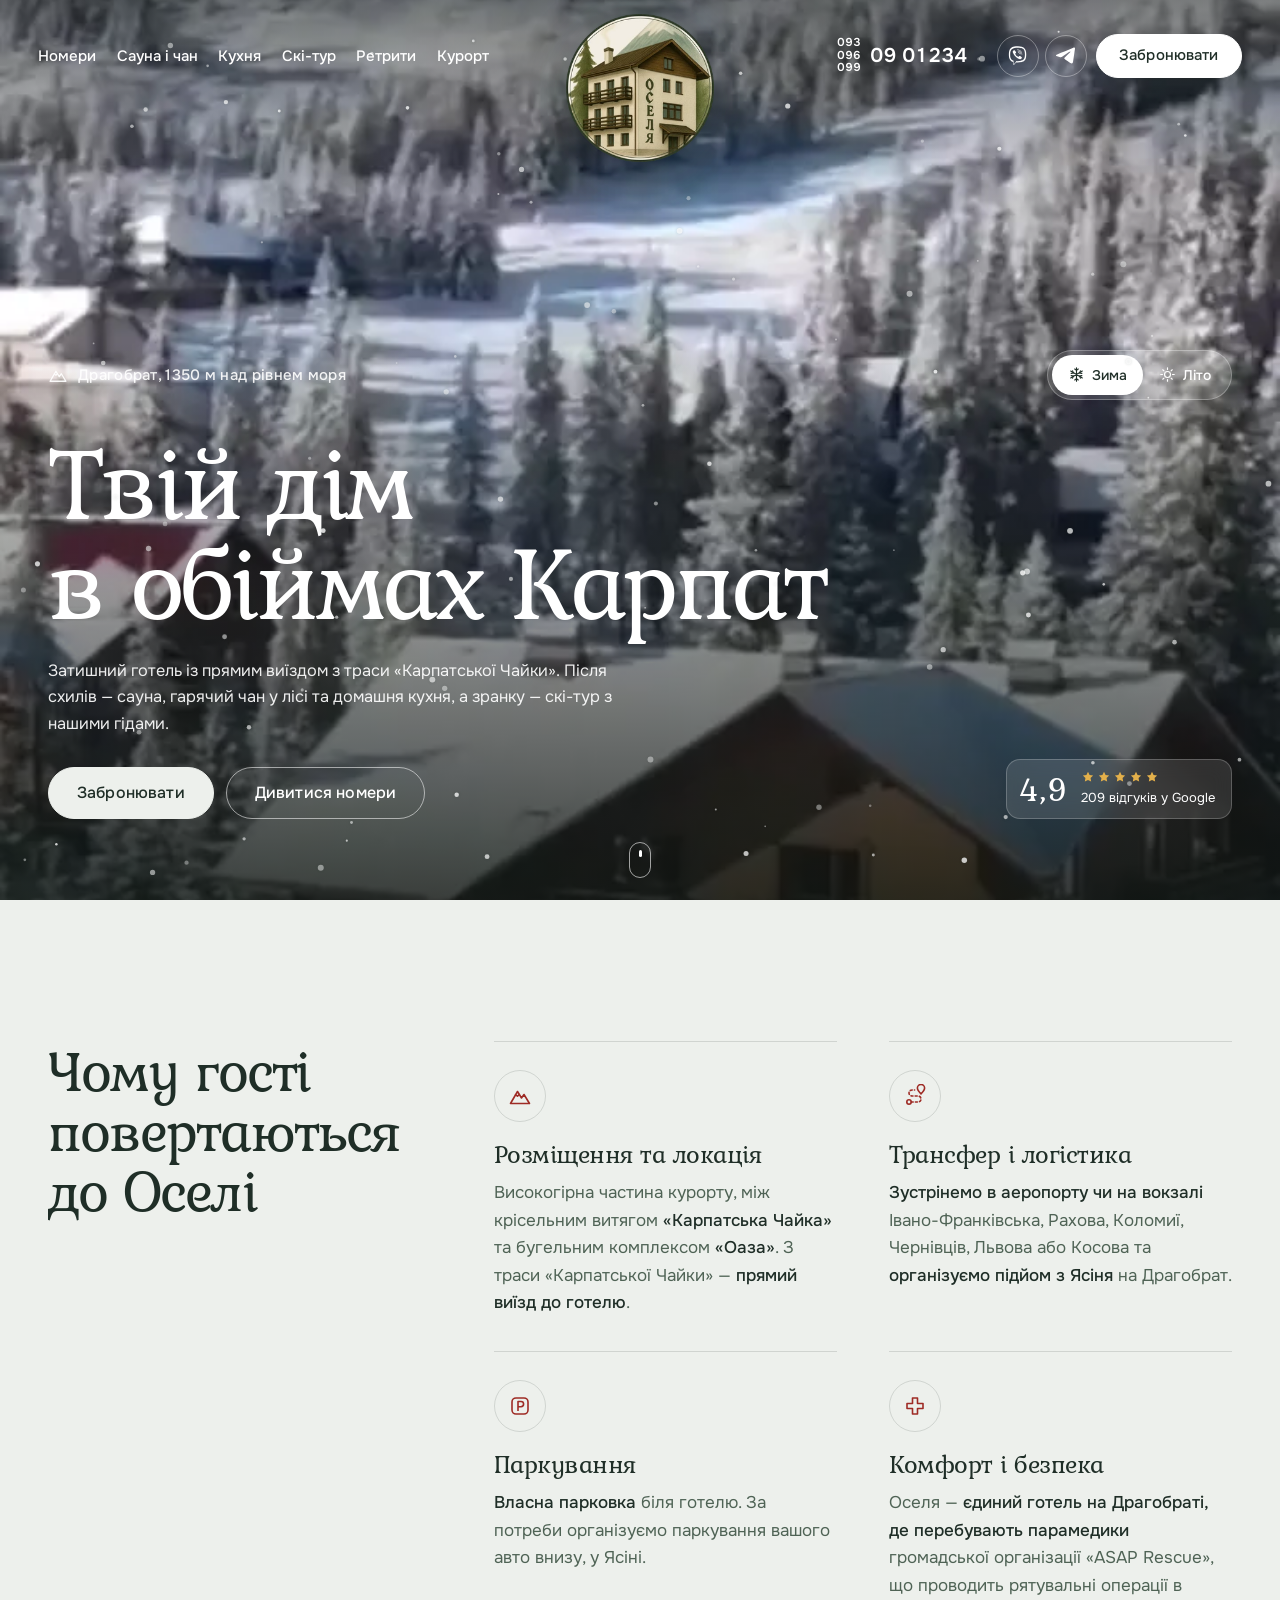
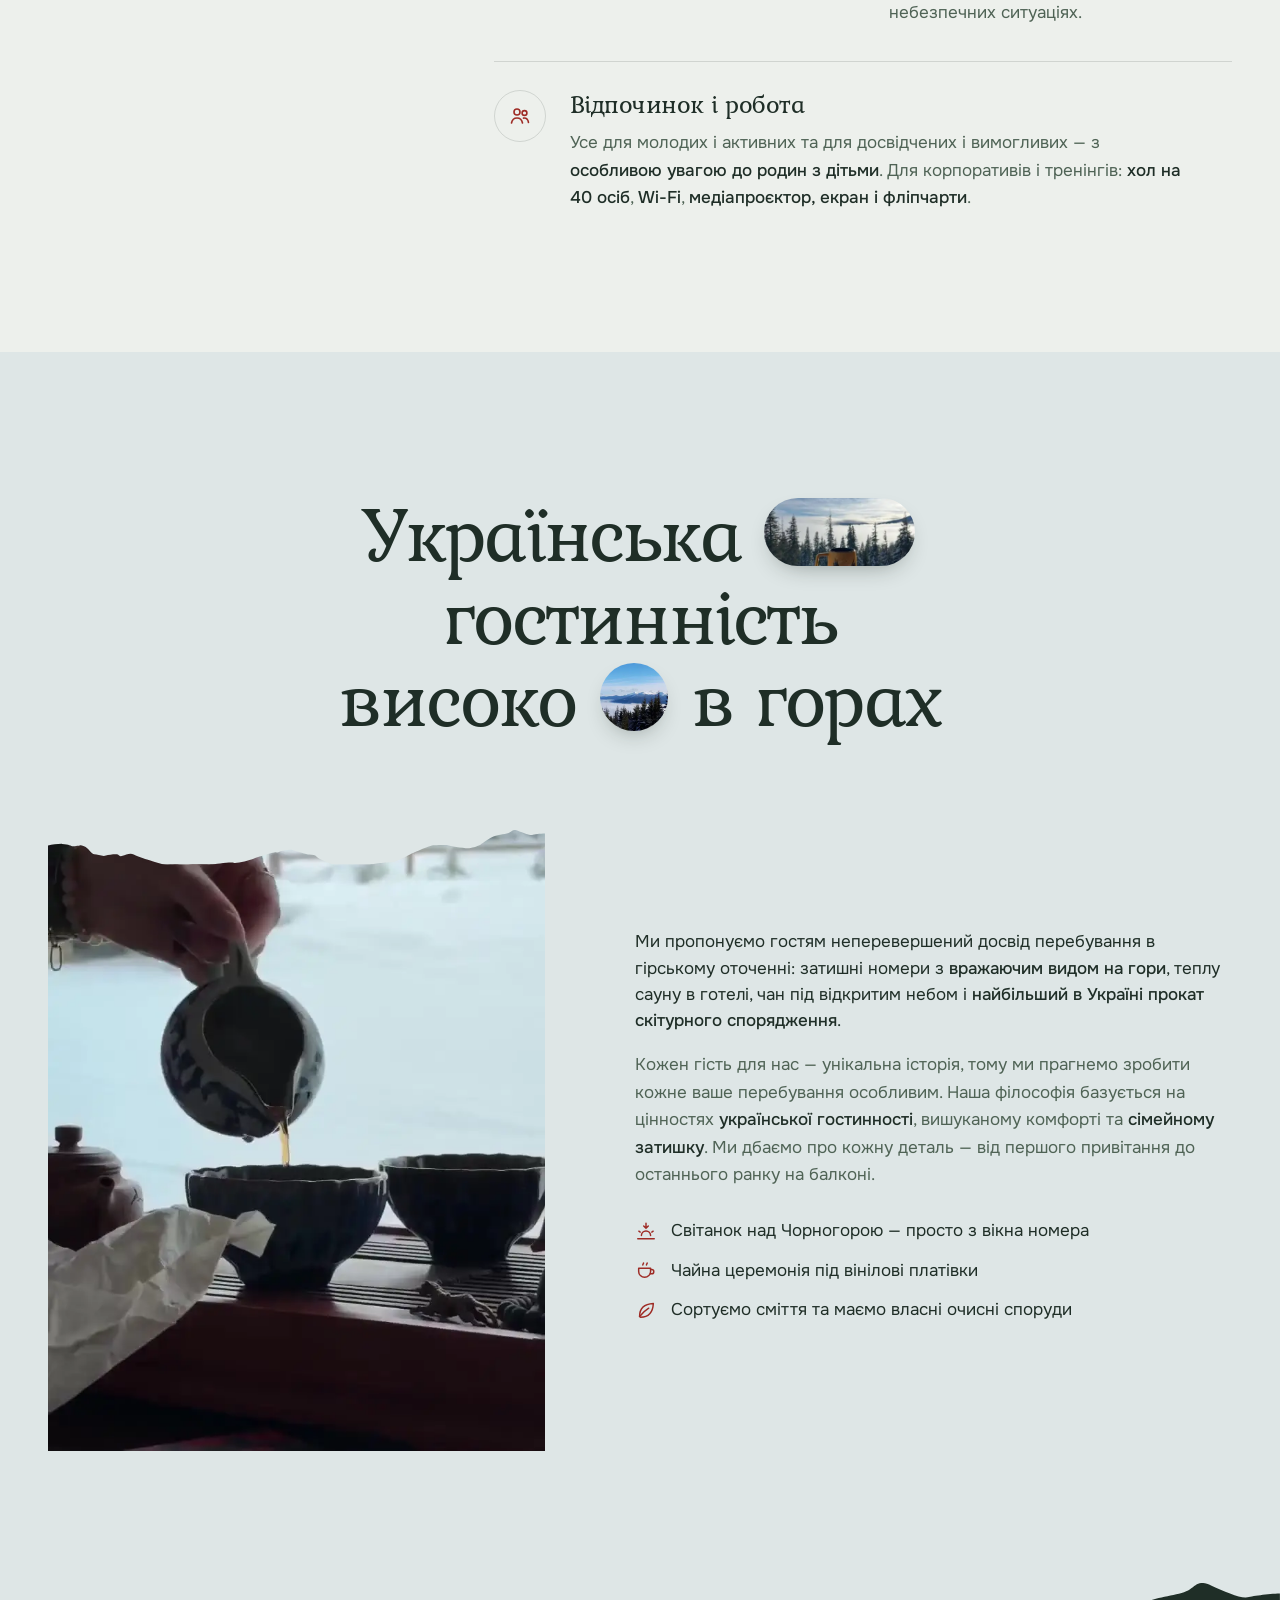
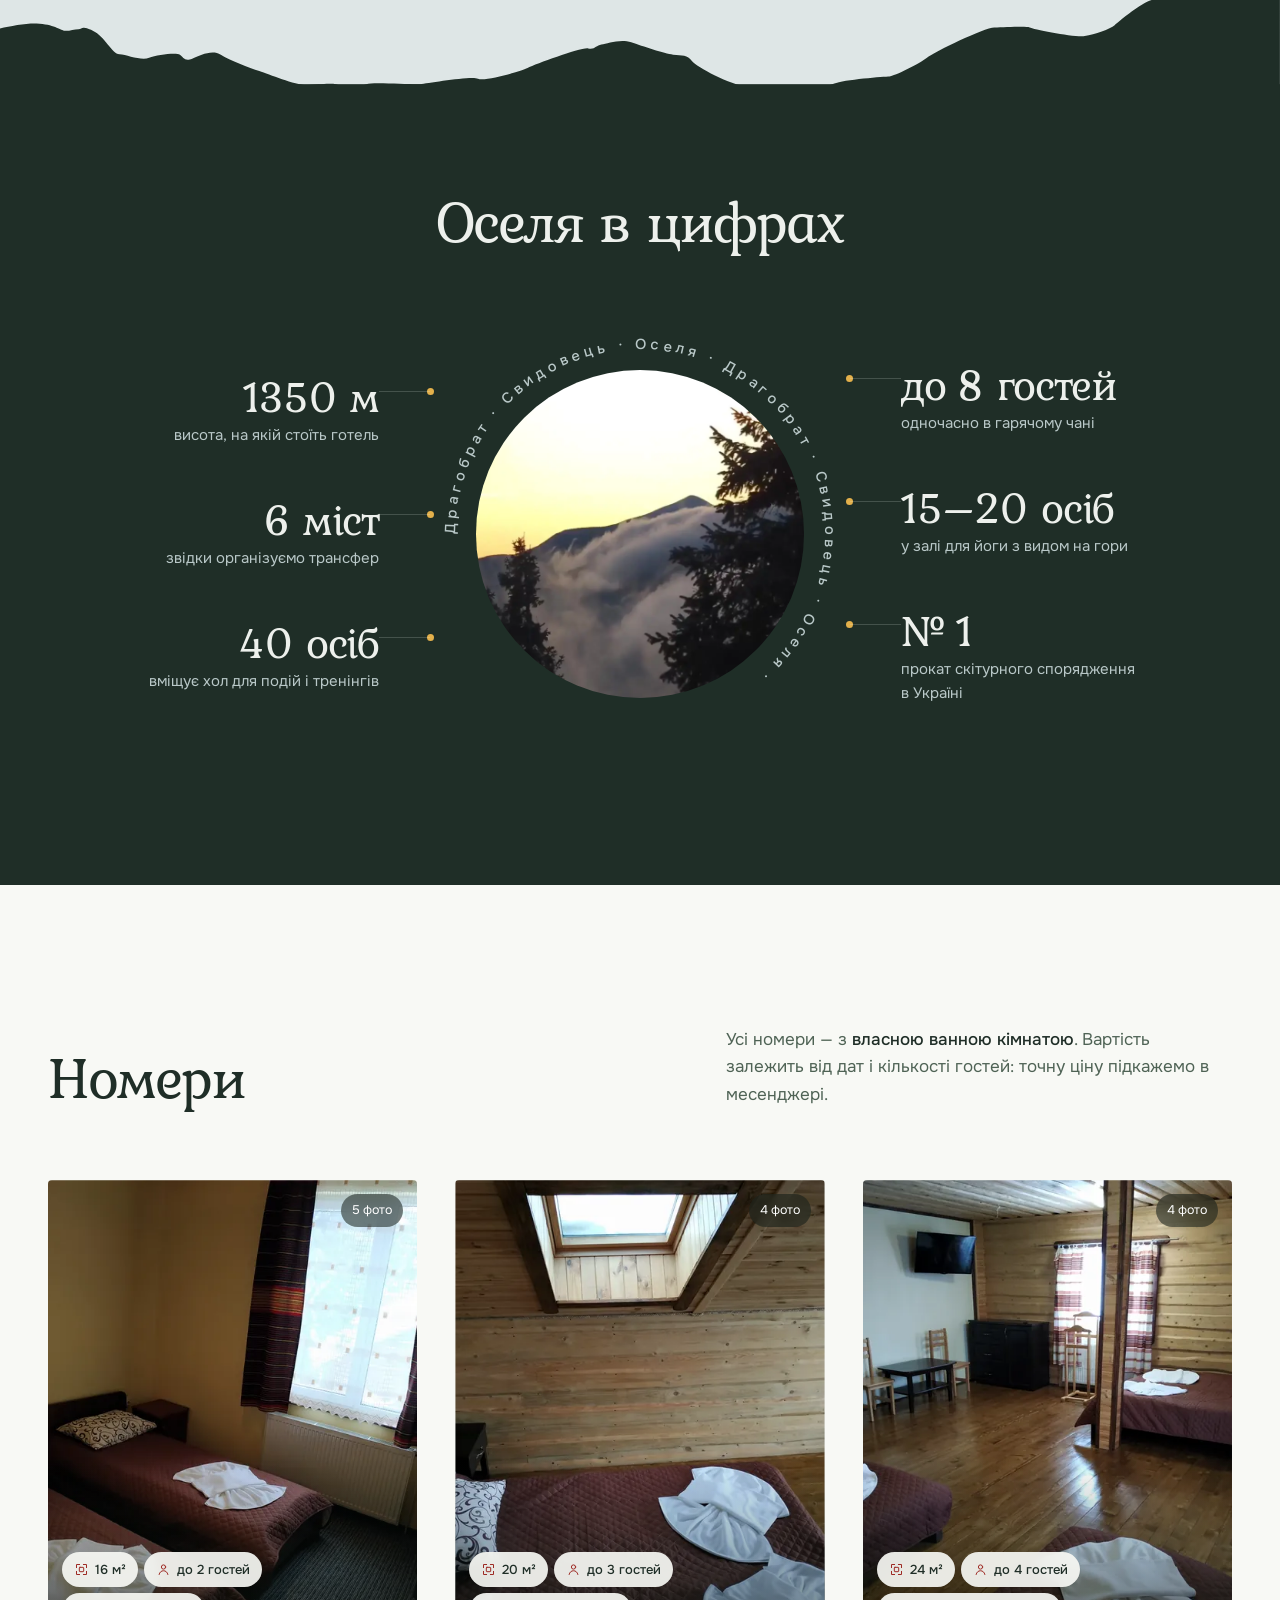
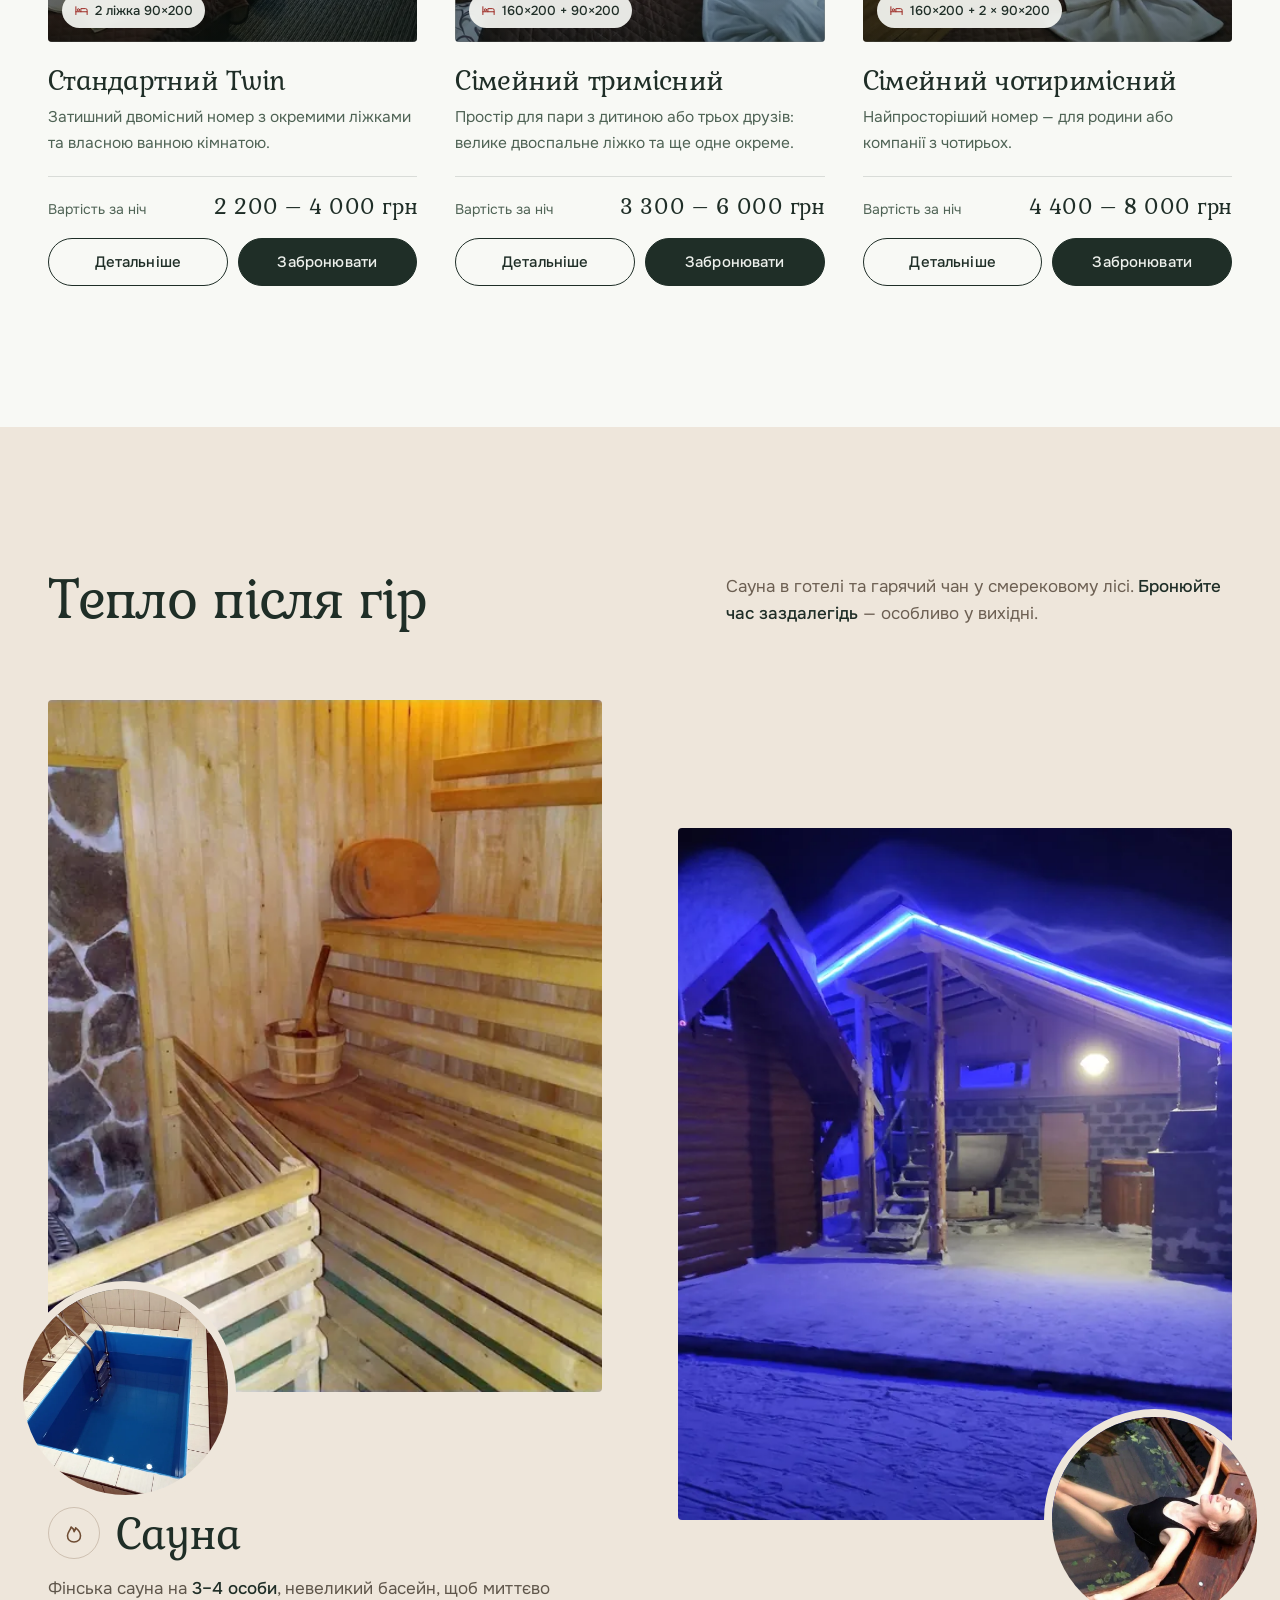
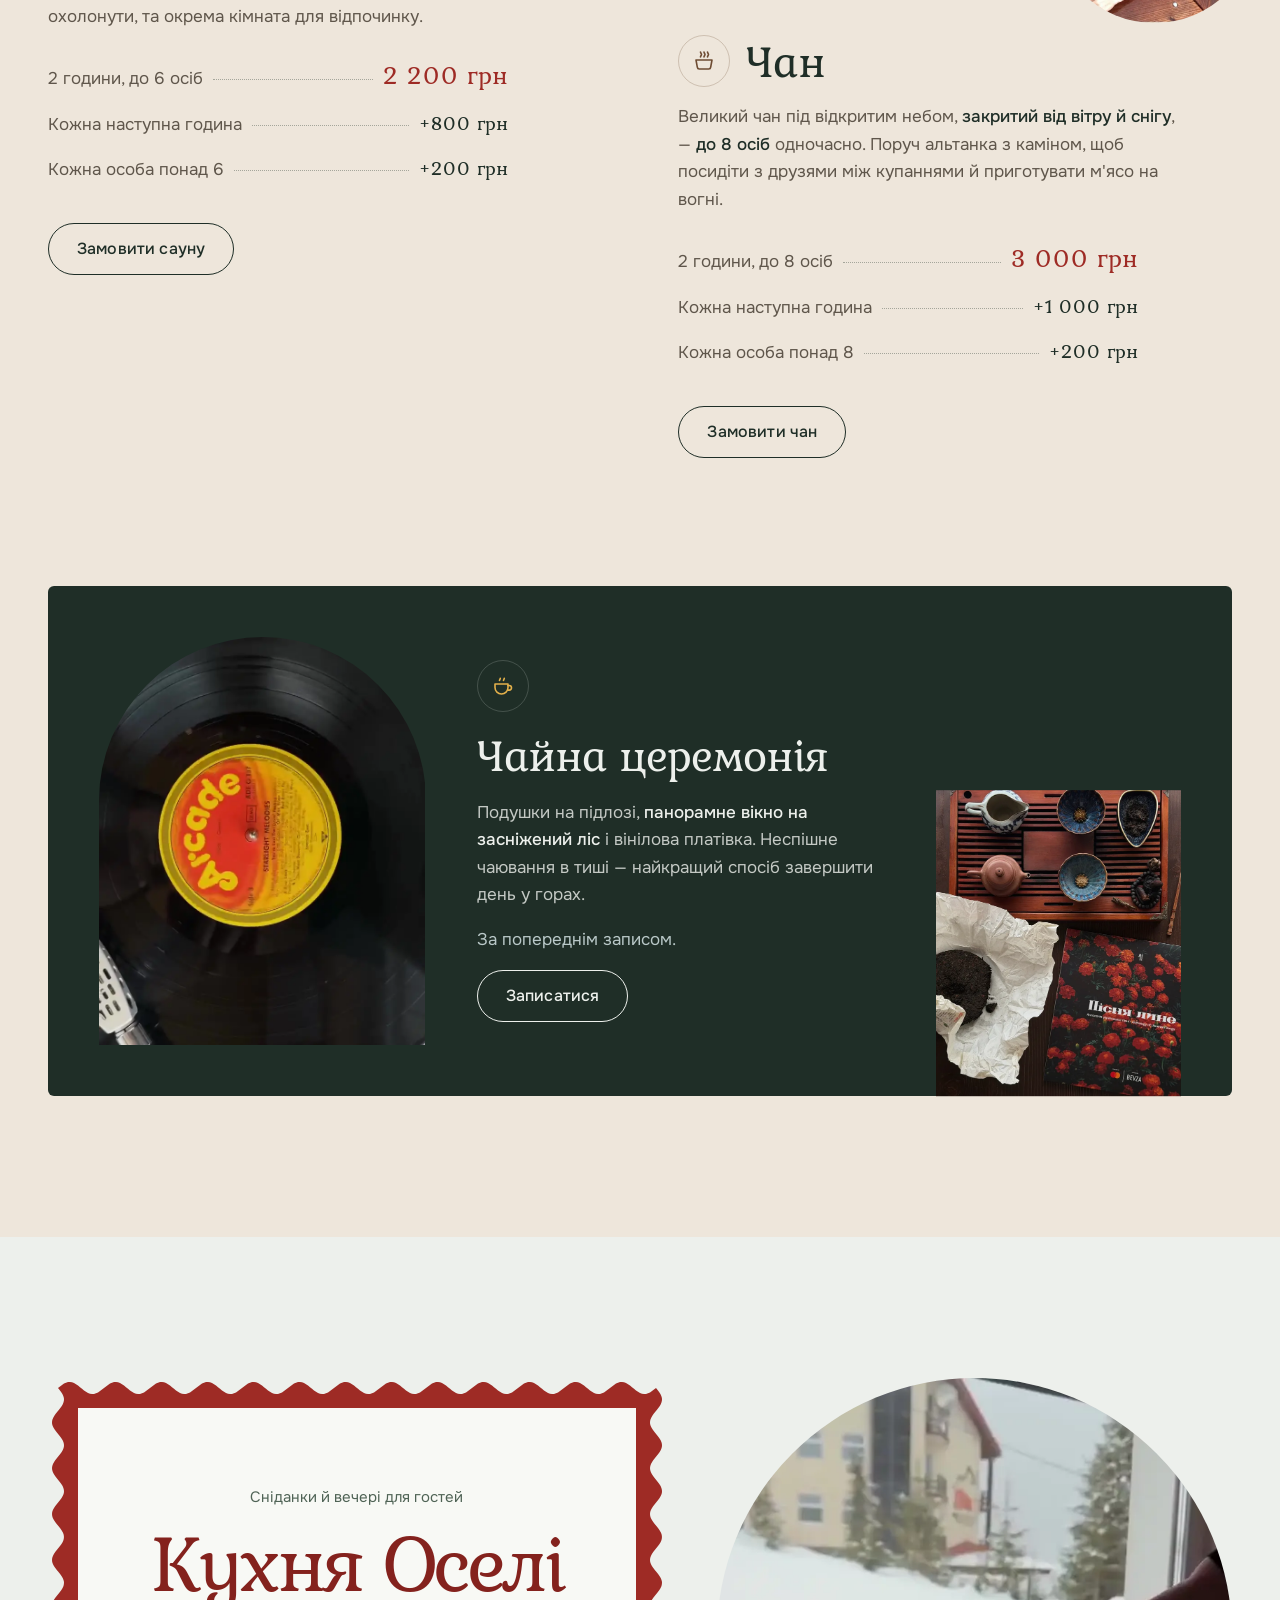
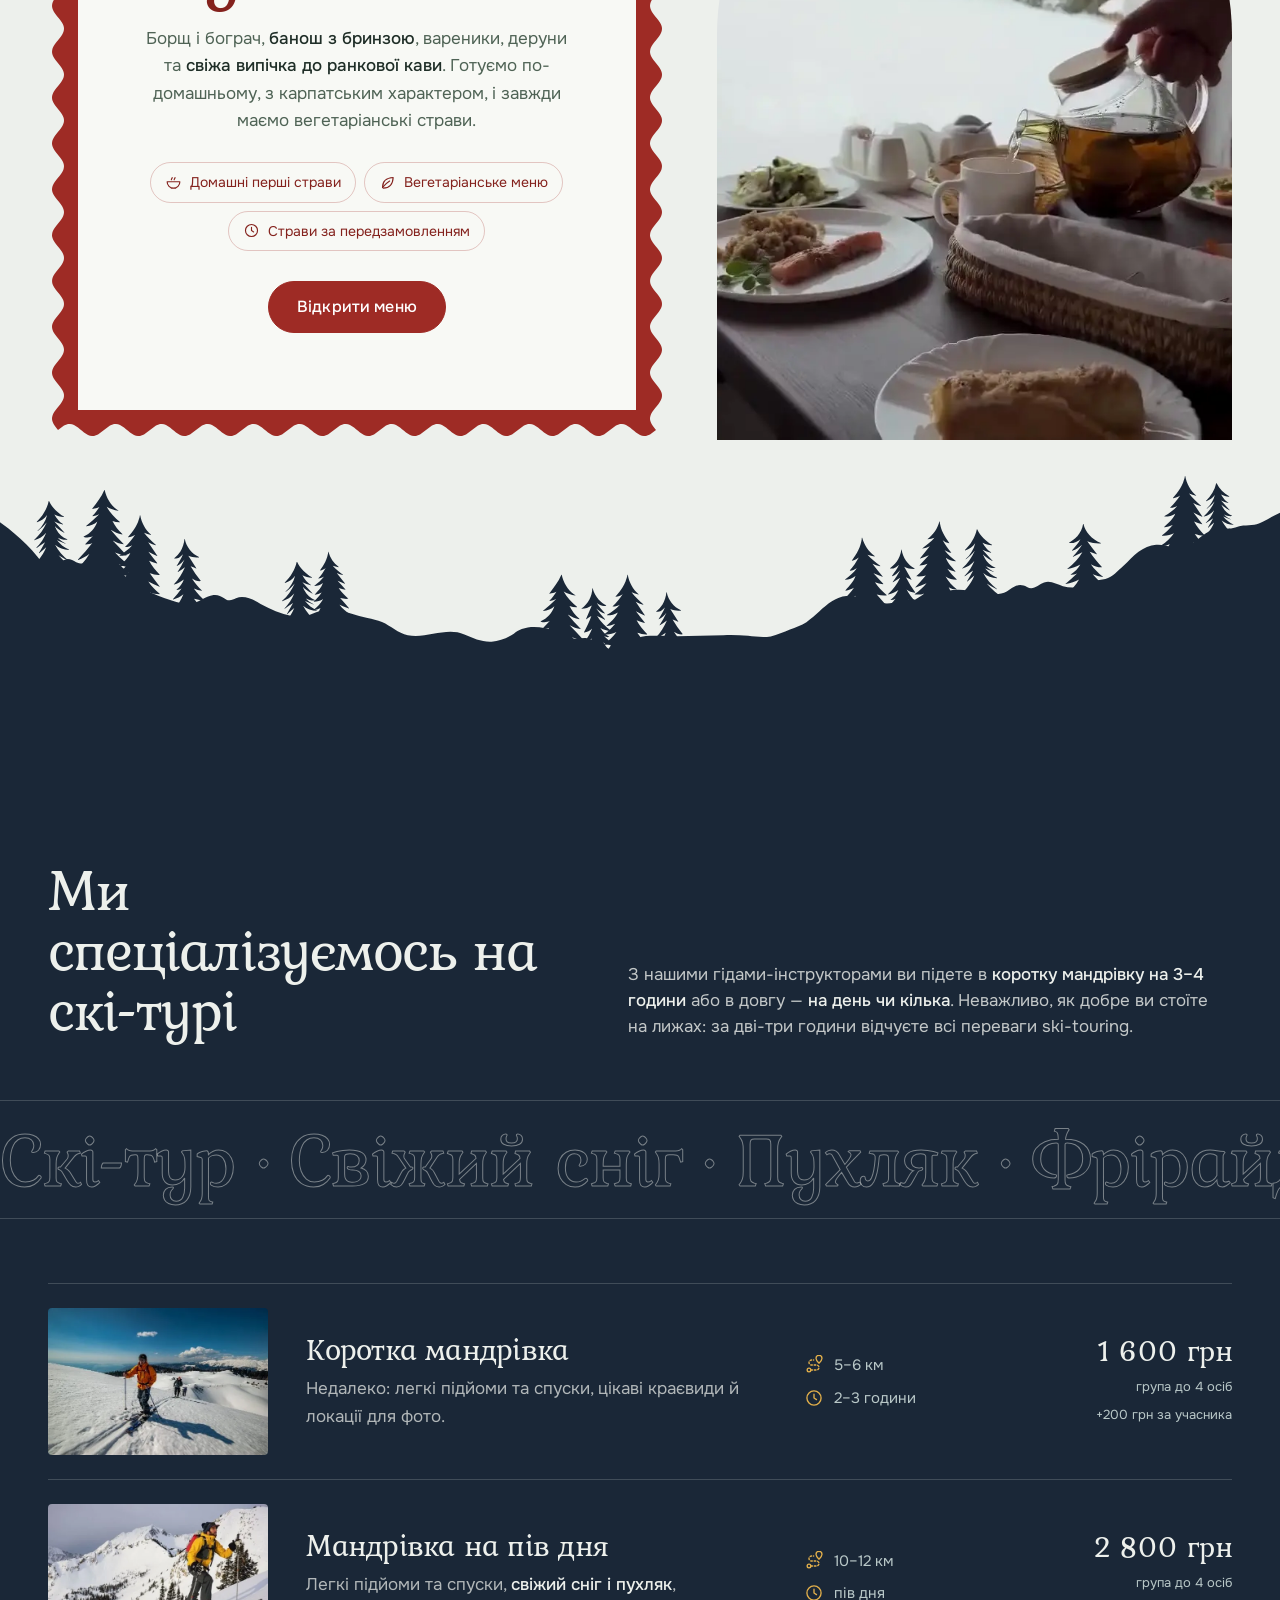
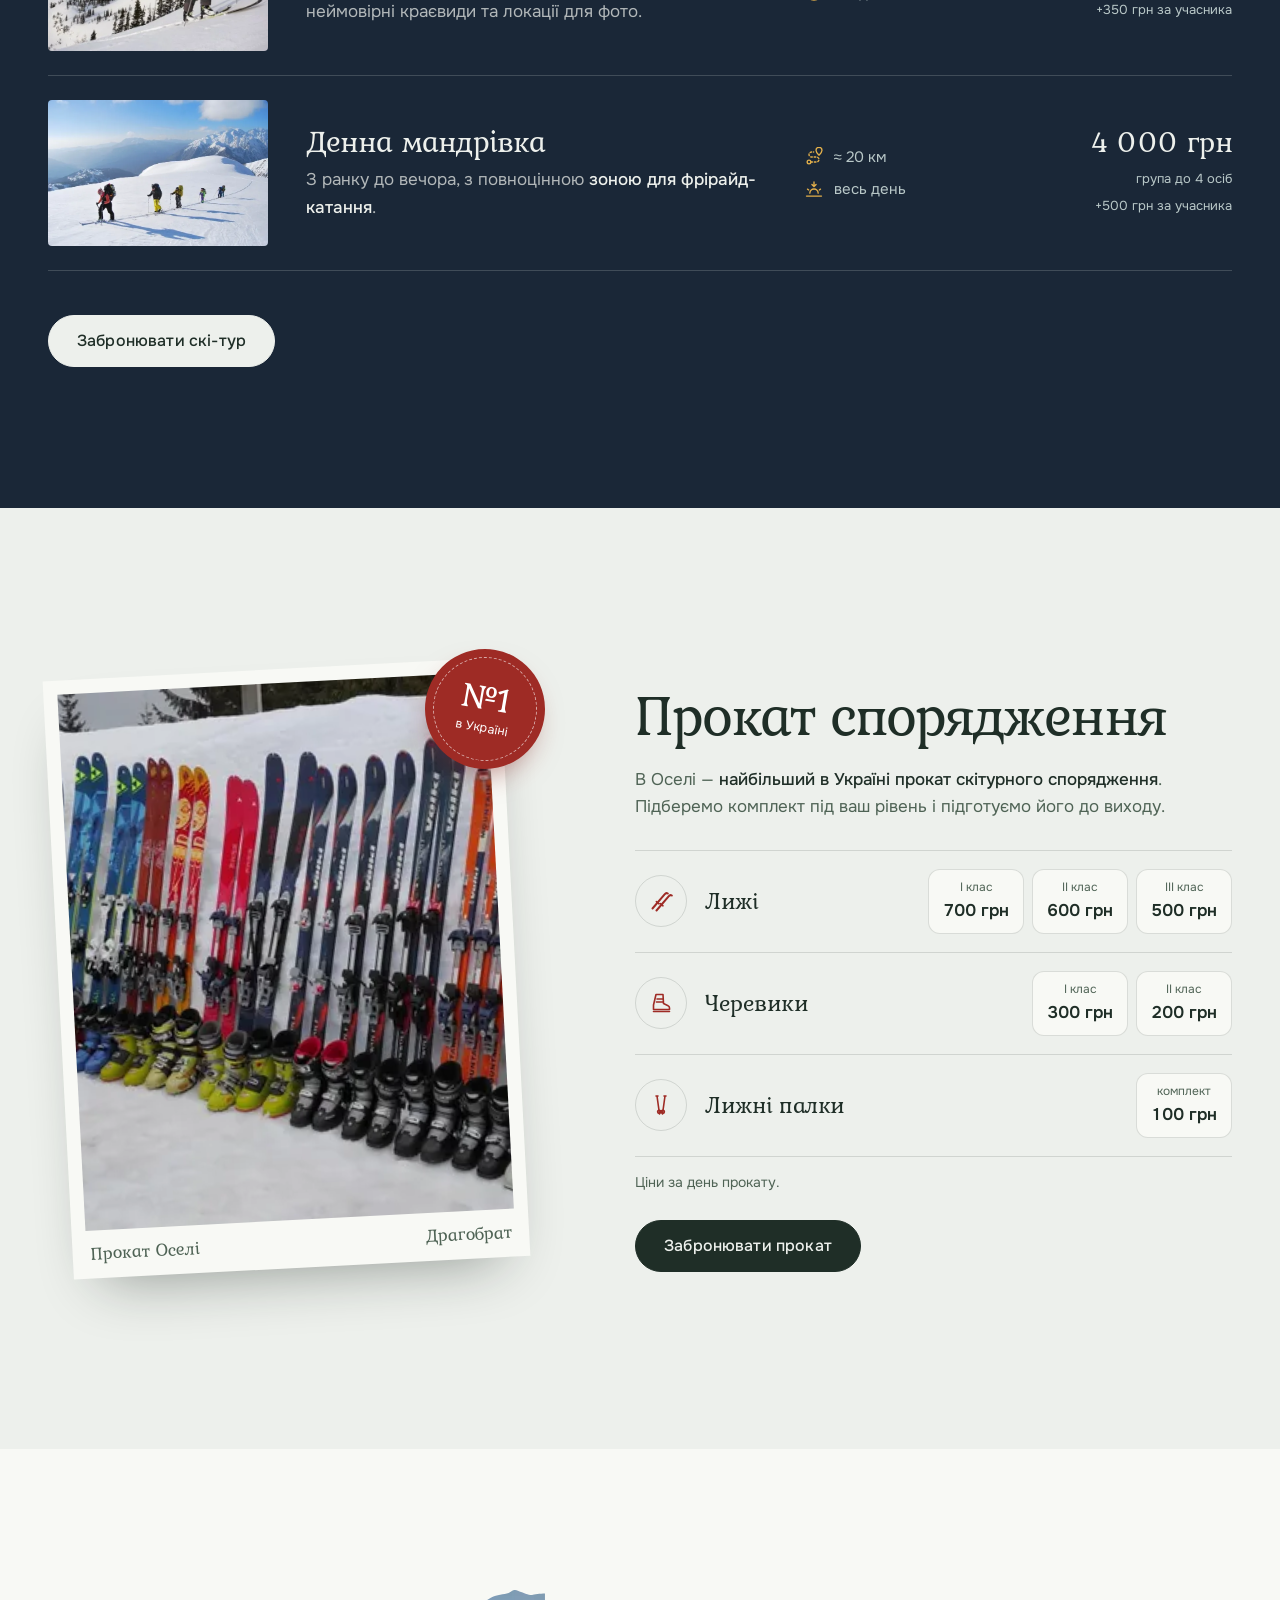
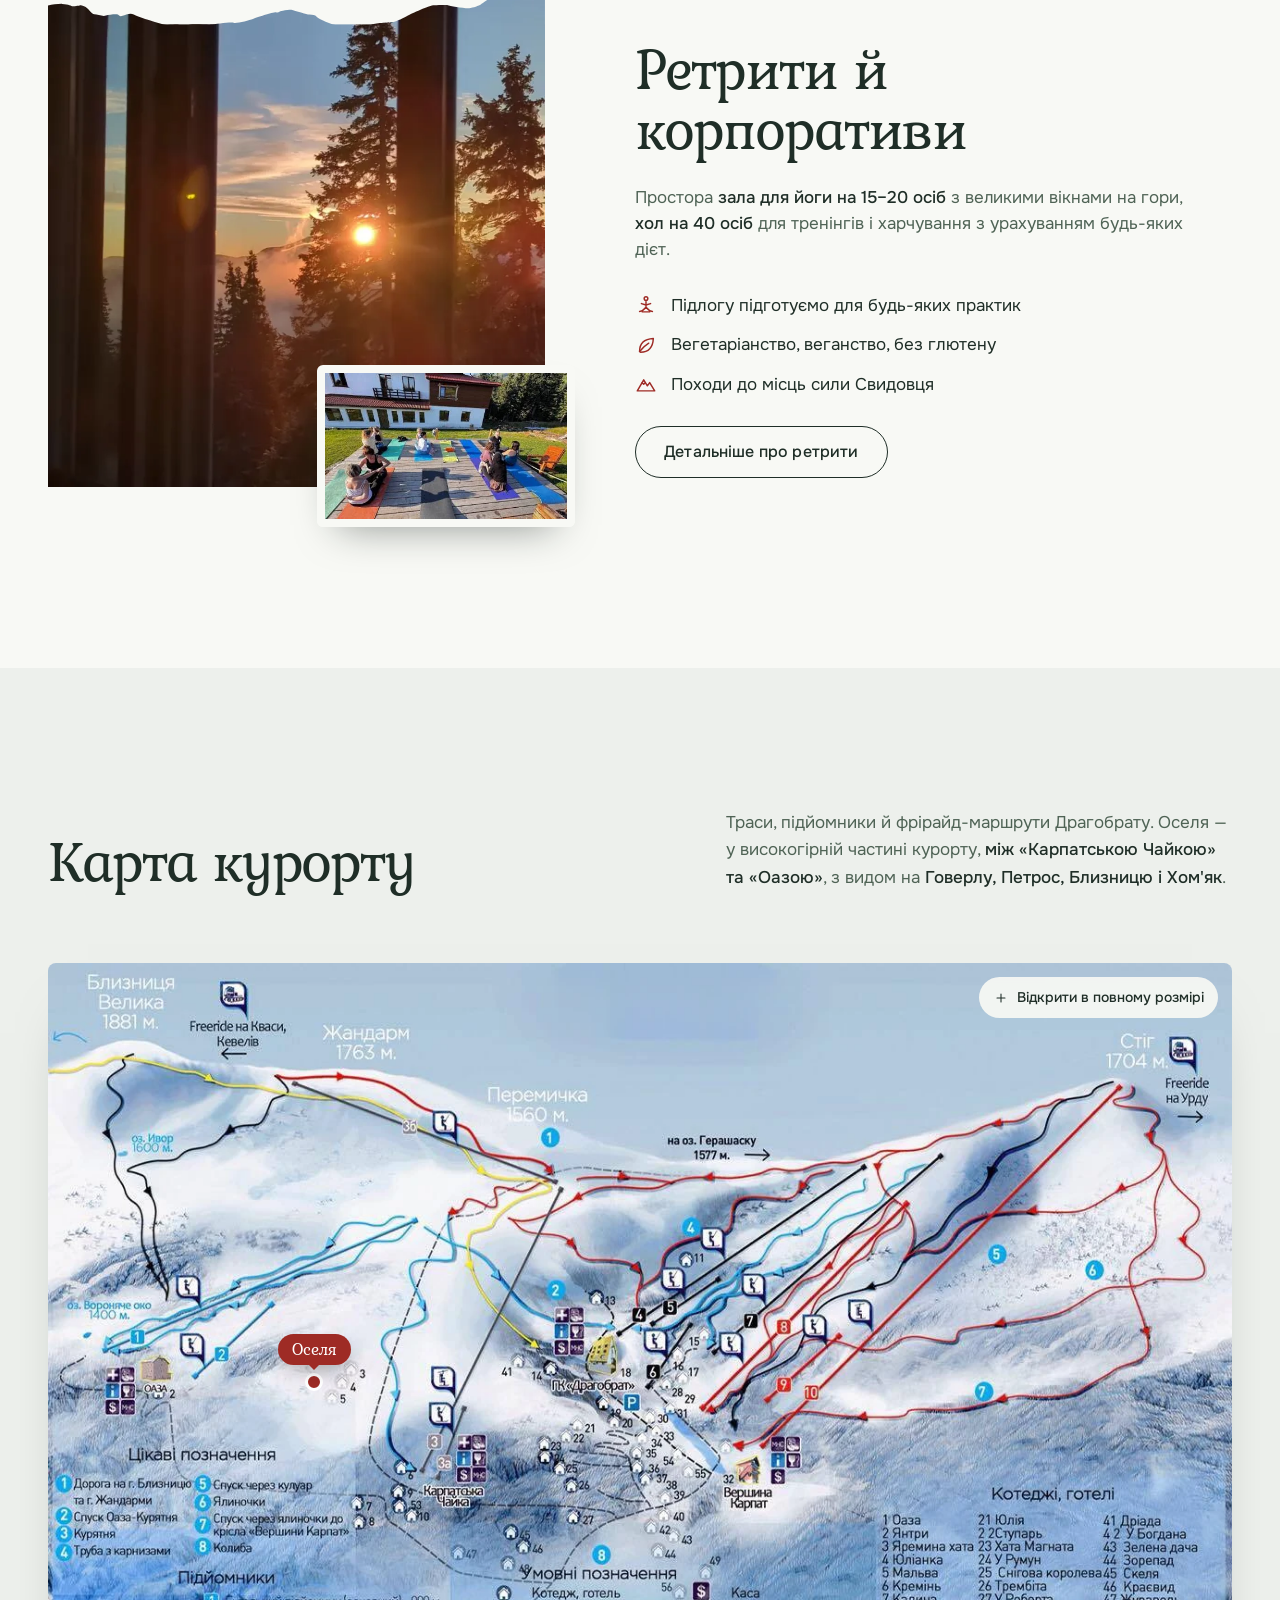
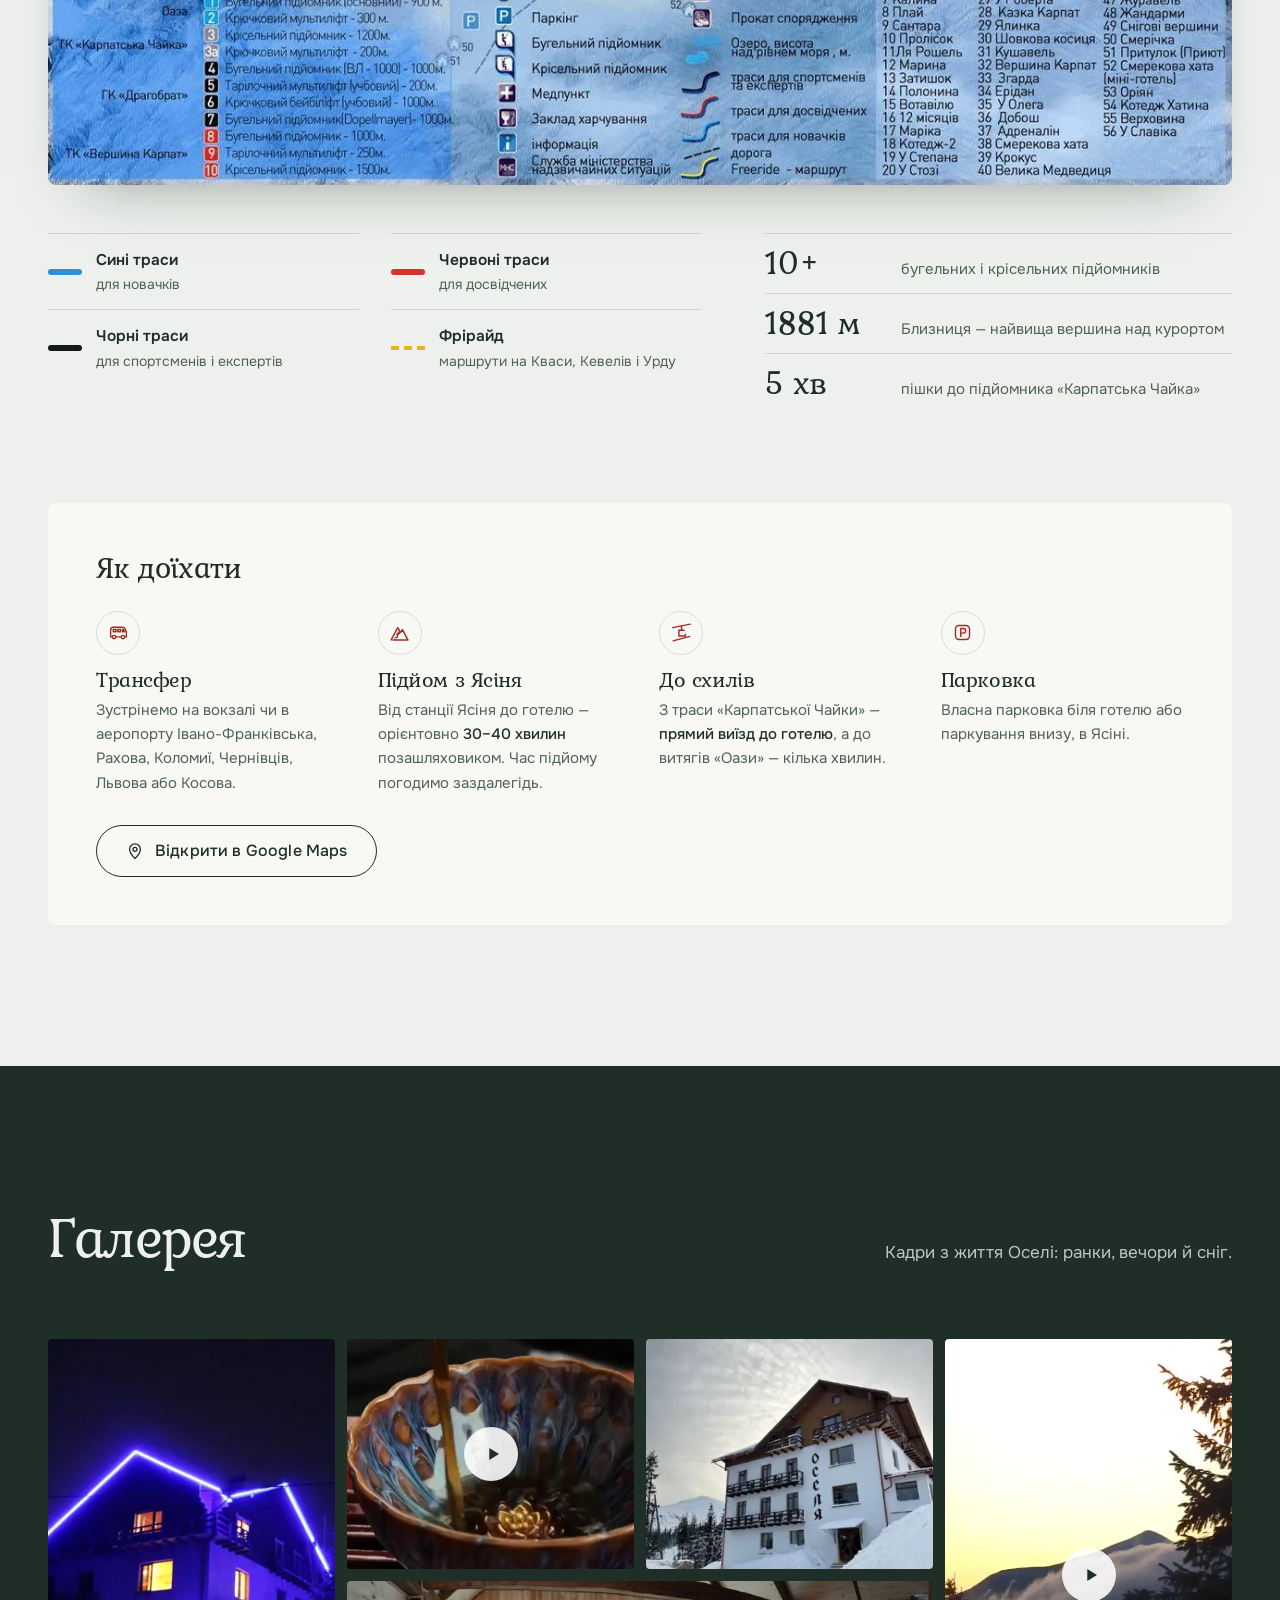
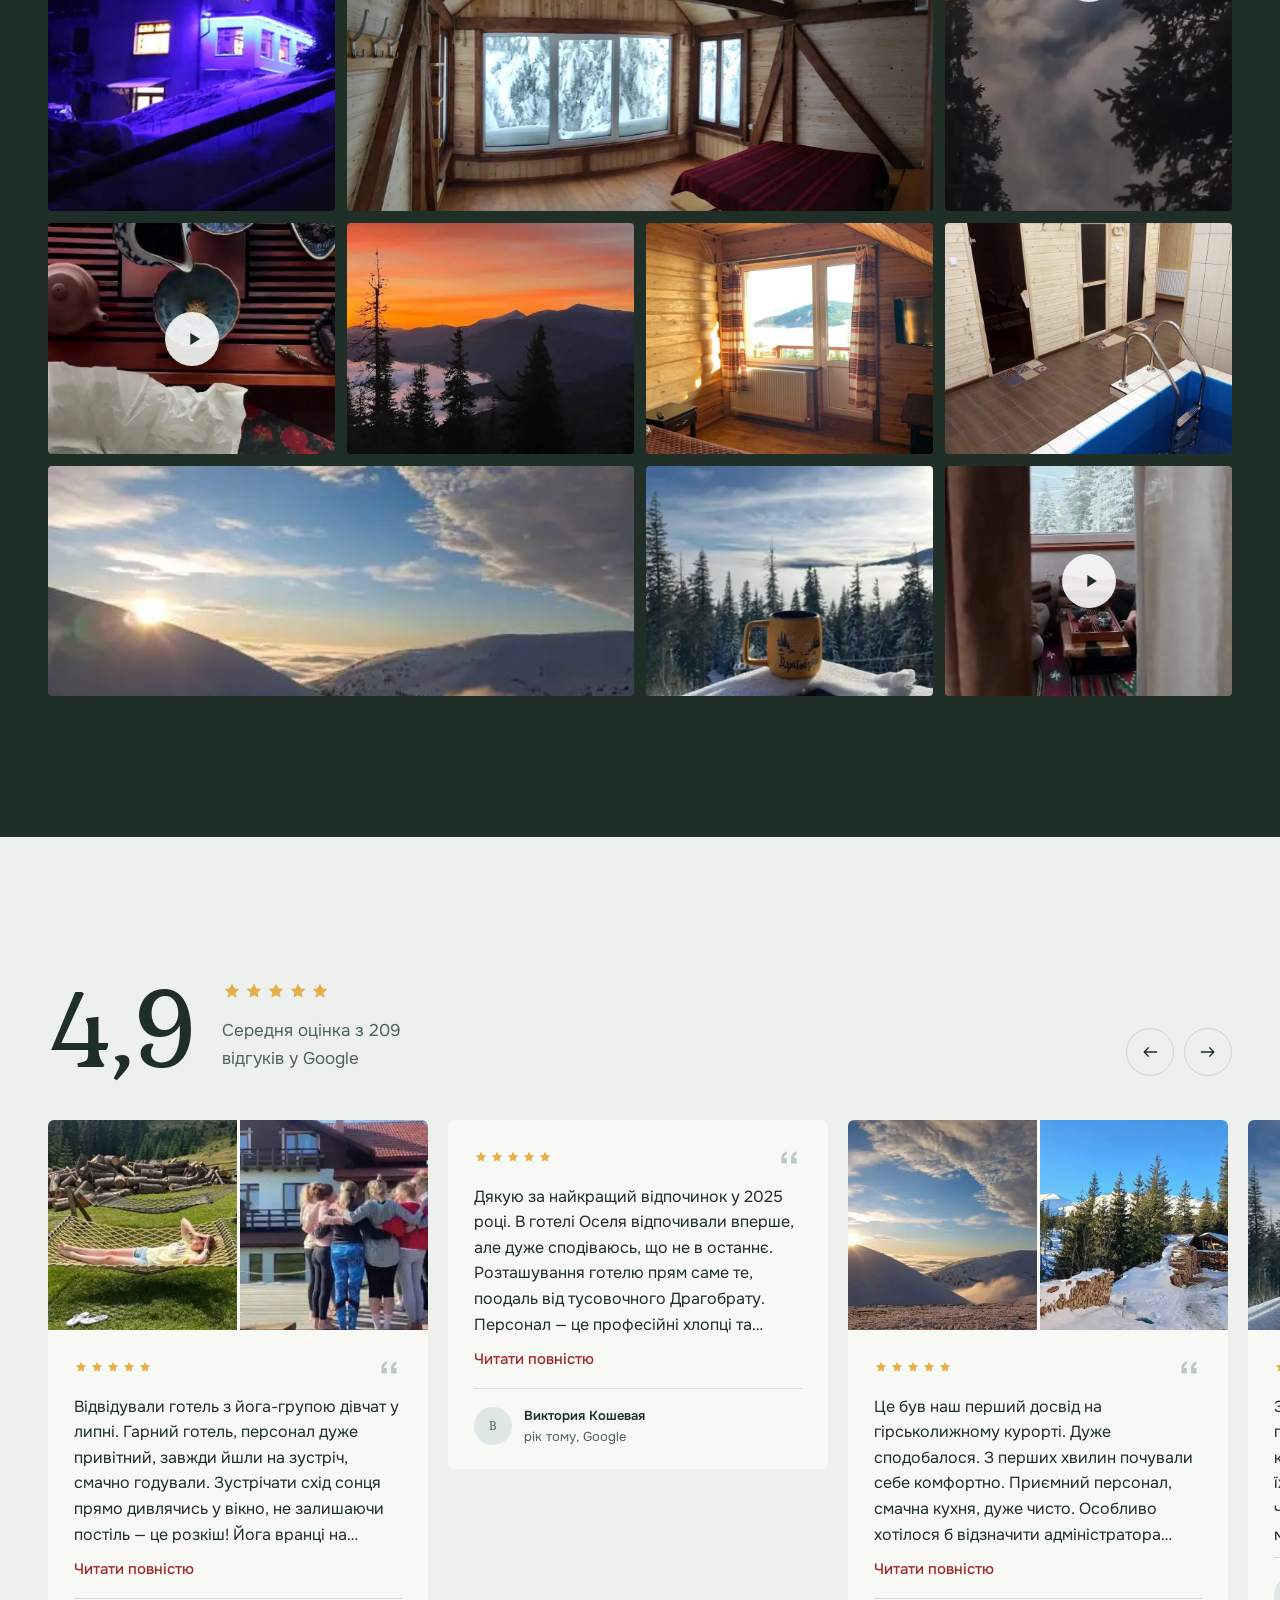
<file: index.html>
<!doctype html>
<html lang="uk" data-season="winter">
<head>
<meta charset="utf-8">
<meta name="viewport" content="width=device-width, initial-scale=1, viewport-fit=cover">
<title>Оселя — готель на Драгобраті, 1350 м</title>
<meta name="description" content="Затишний готель на Драгобраті з прямим виїздом з траси «Карпатської Чайки». Номери з видом на гори, сауна, чан, домашня кухня та найбільший в Україні прокат скітурного спорядження.">
<meta name="theme-color" content="#1F2E27">
<meta property="og:type" content="website">
<meta property="og:title" content="Оселя — твій дім в обіймах Карпат">
<meta property="og:description" content="Готель на Драгобраті: номери з видом на Говерлу, сауна, чан, домашня кухня, скі-тури з гідами.">
<meta property="og:image" content="assets/img/poster-hero-desktop.webp">
<link rel="icon" type="image/png" href="favicon.png">
<link rel="apple-touch-icon" href="apple-touch-icon.png">
<link rel="preload" href="assets/fonts/kurale-cyrillic-400-normal.woff2" as="font" type="font/woff2" crossorigin>
<link rel="preload" href="assets/fonts/onest-cyrillic-400-normal.woff2" as="font" type="font/woff2" crossorigin>
<link rel="stylesheet" href="css/styles.css">
</head>
<body>
<svg class="sprite" aria-hidden="true">
  <symbol id="i-telegram" viewBox="0 0 700 584"><path fill="currentColor" transform="translate(-50 -116.667)" d="M690.322,121.817C690.322,121.817 755.077,96.567 749.68,157.888C747.882,183.138 731.693,271.513 719.102,367.103L675.932,650.265C675.932,650.265 672.335,691.747 639.957,698.962C607.578,706.175 559.013,673.712 550.018,666.497C542.823,661.087 415.113,579.925 370.143,540.247C357.552,529.425 343.162,507.782 371.942,482.532L560.812,302.175C582.397,280.532 603.982,230.032 514.043,291.353L262.218,462.693C262.218,462.693 233.438,480.728 179.477,464.497L62.557,428.425C62.557,428.425 19.387,401.372 93.136,374.317C273.012,289.548 494.258,202.977 690.322,121.817Z"/></symbol>
  <symbol id="i-viber" viewBox="-0.5 -0.45 23.6 24.9"><path fill="currentColor" d="M20.19,2.337C19.595,1.792 17.185,0.04 11.818,0.017C11.818,0.017 5.485,-0.362 2.4,2.469C0.684,4.185 0.083,6.698 0.014,9.815C-0.055,12.932 -0.132,18.774 5.499,20.362L5.504,20.362L5.499,22.781C5.499,22.781 5.462,23.761 6.106,23.958C6.884,24.202 7.344,23.456 8.089,22.654C8.497,22.213 9.059,21.567 9.486,21.074C10.086,21.133 10.782,21.166 11.487,21.166C13.314,21.166 15.089,20.941 16.785,20.517L16.635,20.549C17.413,20.296 21.815,19.733 22.527,13.892C23.271,7.862 22.173,4.058 20.19,2.337ZM20.842,13.452C20.235,18.327 16.669,18.637 16.013,18.847C14.581,19.211 12.937,19.419 11.244,19.419C10.758,19.419 10.276,19.402 9.799,19.368L9.863,19.372C9.863,19.372 7.425,22.311 6.666,23.075C6.418,23.323 6.145,23.303 6.15,22.808C6.15,22.485 6.169,18.79 6.169,18.79C1.402,17.468 1.678,12.492 1.734,9.893C1.79,7.294 2.278,5.158 3.731,3.724C6.343,1.357 11.72,1.708 11.72,1.708C16.263,1.727 18.438,3.096 18.944,3.555C20.618,4.99 21.471,8.422 20.842,13.451L20.842,13.452ZM14.331,9.664L14.331,9.678C14.331,9.846 14.195,9.982 14.027,9.982C13.864,9.982 13.731,9.854 13.724,9.693L13.724,9.692C13.728,9.65 13.731,9.6 13.731,9.551C13.731,8.75 13.082,8.101 12.281,8.101C12.251,8.101 12.221,8.102 12.192,8.104L12.196,8.104C12.035,8.095 11.908,7.963 11.908,7.801C11.908,7.633 12.044,7.497 12.212,7.497L12.229,7.497L12.228,7.497C12.248,7.496 12.273,7.496 12.297,7.496C13.423,7.496 14.335,8.408 14.335,9.534C14.335,9.58 14.333,9.626 14.33,9.671L14.33,9.665L14.331,9.664ZM15.282,10.195C15.329,8.207 14.087,6.651 11.729,6.477C11.57,6.466 11.446,6.334 11.446,6.174C11.446,6.006 11.582,5.87 11.75,5.87C11.757,5.87 11.765,5.87 11.772,5.871L11.771,5.871L11.788,5.871C14.055,5.871 15.894,7.709 15.894,9.977C15.894,10.058 15.892,10.139 15.887,10.219L15.888,10.208C15.884,10.373 15.75,10.504 15.585,10.504C15.417,10.504 15.281,10.368 15.281,10.2L15.281,10.192L15.282,10.195ZM17.482,10.824L17.482,10.826C17.482,10.994 17.346,11.13 17.178,11.13C17.01,11.13 16.876,10.995 16.875,10.829C16.851,7.007 14.302,4.926 11.213,4.904C11.045,4.904 10.91,4.768 10.91,4.601C10.91,4.434 11.046,4.298 11.213,4.298C14.672,4.322 17.452,6.709 17.48,10.823L17.482,10.824ZM16.957,15.422L16.957,15.431C16.451,16.322 15.504,17.306 14.529,16.992L14.52,16.978C12.688,16.294 11.104,15.4 9.689,14.299L9.73,14.329C8.987,13.737 8.334,13.084 7.761,12.366L7.742,12.341C7.233,11.703 6.756,10.989 6.34,10.235L6.3,10.156C5.843,9.41 5.43,8.548 5.107,7.643L5.077,7.545C4.763,6.57 5.742,5.623 6.638,5.117L6.647,5.117C6.777,5.034 6.935,4.984 7.105,4.984C7.372,4.984 7.61,5.107 7.767,5.298L7.768,5.3C7.768,5.3 8.349,5.993 8.598,6.336C8.832,6.655 9.147,7.166 9.31,7.451C9.404,7.598 9.459,7.778 9.459,7.971C9.459,8.259 9.335,8.518 9.137,8.697L9.136,8.698L8.574,9.148C8.419,9.298 8.323,9.508 8.323,9.74C8.323,9.763 8.324,9.785 8.326,9.807L8.326,9.804C8.905,11.707 10.374,13.176 12.236,13.745L12.278,13.756C12.297,13.758 12.32,13.759 12.342,13.759C12.574,13.759 12.784,13.663 12.934,13.509L13.384,12.947C13.564,12.748 13.823,12.624 14.111,12.624C14.304,12.624 14.483,12.68 14.635,12.776L14.631,12.774C15.444,13.237 16.147,13.746 16.788,14.323L16.777,14.313C16.969,14.467 17.09,14.702 17.09,14.965C17.09,15.134 17.04,15.291 16.953,15.423L16.955,15.42L16.957,15.422Z"/></symbol>
  <symbol id="i-phone" viewBox="0 0 24 24"><path d="M6.6 3.5 9 3l1.8 4.3-2.2 1.6a12 12 0 0 0 6.5 6.5l1.6-2.2L21 15l-.5 2.4a2.6 2.6 0 0 1-2.6 2.1A15.4 15.4 0 0 1 4.5 6.1 2.6 2.6 0 0 1 6.6 3.5Z" fill="none" stroke="currentColor" stroke-width="1.6" stroke-linejoin="round"/></symbol>
  <symbol id="i-instagram" viewBox="0 0 24 24"><g fill="none" stroke="currentColor" stroke-width="1.6"><rect x="3.5" y="3.5" width="17" height="17" rx="5"/><circle cx="12" cy="12" r="4"/></g><circle cx="17.2" cy="6.8" r="1.1" fill="currentColor"/></symbol>
  <symbol id="i-facebook" viewBox="0 0 24 24"><path d="M13.5 21v-7.4h2.6l.4-3h-3V8.7c0-.9.3-1.5 1.5-1.5h1.6V4.5c-.3 0-1.2-.1-2.3-.1-2.3 0-3.8 1.4-3.8 3.9v2.3H7.9v3h2.6V21h3Z" fill="currentColor"/></symbol>
  <symbol id="i-youtube" viewBox="0 0 24 24"><path d="M21.2 7.6a2.5 2.5 0 0 0-1.8-1.8C17.9 5.4 12 5.4 12 5.4s-5.9 0-7.4.4a2.5 2.5 0 0 0-1.8 1.8C2.4 9.1 2.4 12 2.4 12s0 2.9.4 4.4c.2.9.9 1.6 1.8 1.8 1.5.4 7.4.4 7.4.4s5.9 0 7.4-.4c.9-.2 1.6-.9 1.8-1.8.4-1.5.4-4.4.4-4.4s0-2.9-.4-4.4ZM10.1 14.8V9.2l4.9 2.8-4.9 2.8Z" fill="currentColor"/></symbol>
  <symbol id="i-mail" viewBox="0 0 24 24"><g fill="none" stroke="currentColor" stroke-width="1.6" stroke-linejoin="round"><rect x="3.5" y="5.5" width="17" height="13" rx="2.5"/><path d="m4.5 7 7.5 6 7.5-6"/></g></symbol>
  <symbol id="i-snow" viewBox="0 0 24 24"><g fill="none" stroke="currentColor" stroke-width="1.6" stroke-linecap="round"><path d="M12 2.5v19M3.8 7.2l16.4 9.6M3.8 16.8l16.4-9.6"/><path d="m9.5 4.2 2.5 2 2.5-2M9.5 19.8l2.5-2 2.5 2M4.4 10.4l3.1-.6-1-3M19.6 13.6l-3.1.6 1 3M4.4 13.6l3.1.6-1 3M19.6 10.4l-3.1-.6 1-3"/></g></symbol>
  <symbol id="i-sun" viewBox="0 0 24 24"><g fill="none" stroke="currentColor" stroke-width="1.6" stroke-linecap="round"><circle cx="12" cy="12" r="4.2"/><path d="M12 2.5v2.4M12 19.1v2.4M2.5 12h2.4M19.1 12h2.4M5.3 5.3l1.7 1.7M17 17l1.7 1.7M5.3 18.7 7 17M17 7l1.7-1.7"/></g></symbol>
  <symbol id="i-star" viewBox="0 0 24 24"><path d="m12 3 2.7 5.6 6.1.9-4.4 4.3 1 6.1L12 17l-5.4 2.9 1-6.1-4.4-4.3 6.1-.9L12 3Z" fill="currentColor"/></symbol>
  <symbol id="i-arrow" viewBox="0 0 24 24"><path d="M4 12h15m-5-5 5 5-5 5" fill="none" stroke="currentColor" stroke-width="1.6" stroke-linecap="round" stroke-linejoin="round"/></symbol>
  <symbol id="i-close" viewBox="0 0 24 24"><path d="m6 6 12 12M18 6 6 18" fill="none" stroke="currentColor" stroke-width="1.6" stroke-linecap="round"/></symbol>
  <symbol id="i-play" viewBox="0 0 24 24"><path d="M8 5.5v13l10.5-6.5L8 5.5Z" fill="currentColor"/></symbol>
  <symbol id="i-pin" viewBox="0 0 24 24"><g fill="none" stroke="currentColor" stroke-width="1.6"><path d="M12 21s-6.5-6.2-6.5-11a6.5 6.5 0 1 1 13 0C18.5 14.8 12 21 12 21Z"/><circle cx="12" cy="10" r="2.4"/></g></symbol>
  <symbol id="i-check" viewBox="0 0 24 24"><path d="m5 12.5 4.2 4.2L19 7" fill="none" stroke="currentColor" stroke-width="1.8" stroke-linecap="round" stroke-linejoin="round"/></symbol>
  <symbol id="i-menu" viewBox="0 0 24 24"><path d="M4 8h16M4 16h16" fill="none" stroke="currentColor" stroke-width="1.6" stroke-linecap="round"/></symbol>
  <symbol id="i-minus" viewBox="0 0 24 24"><path d="M6 12h12" fill="none" stroke="currentColor" stroke-width="1.6" stroke-linecap="round"/></symbol>
  <symbol id="i-plus" viewBox="0 0 24 24"><path d="M6 12h12M12 6v12" fill="none" stroke="currentColor" stroke-width="1.6" stroke-linecap="round"/></symbol>
  <symbol id="i-peak" viewBox="0 0 24 24"><g fill="none" stroke="currentColor" stroke-width="1.6" stroke-linecap="round" stroke-linejoin="round"><path d="m2.5 19.5 7-12 4 6.5 2.5-3.5 5.5 9z"/><path d="m7.6 10.8 1.9 1.4 1.7-1.6"/></g></symbol>
  <symbol id="i-route" viewBox="0 0 24 24"><g fill="none" stroke="currentColor" stroke-width="1.6" stroke-linecap="round" stroke-linejoin="round"><circle cx="6" cy="18" r="2.2"/><path d="M18 9.8s-3.6-3.4-3.6-5.8a3.6 3.6 0 0 1 7.2 0c0 2.4-3.6 5.8-3.6 5.8Z"/><path d="M8.2 18H15a3 3 0 0 0 0-6H9a3 3 0 0 1 0-6h2.6" stroke-dasharray="2 2.2"/></g></symbol>
  <symbol id="i-parking" viewBox="0 0 24 24"><g fill="none" stroke="currentColor" stroke-width="1.6" stroke-linejoin="round"><rect x="4" y="4" width="16" height="16" rx="4"/><path d="M10 17V7.5h3a2.6 2.6 0 0 1 0 5.2h-3"/></g></symbol>
  <symbol id="i-medic" viewBox="0 0 24 24"><path d="M9.5 4h5v5.5H20v5h-5.5V20h-5v-5.5H4v-5h5.5V4Z" fill="none" stroke="currentColor" stroke-width="1.6" stroke-linejoin="round"/></symbol>
  <symbol id="i-people" viewBox="0 0 24 24"><g fill="none" stroke="currentColor" stroke-width="1.6" stroke-linecap="round"><circle cx="9" cy="8" r="3"/><path d="M3.5 19c.6-3.2 2.8-5 5.5-5s4.9 1.8 5.5 5"/><circle cx="16.5" cy="9" r="2.4"/><path d="M15.5 14.1c2.6-.3 4.5 1.3 5 4.4"/></g></symbol>
  <symbol id="i-area" viewBox="0 0 24 24"><g fill="none" stroke="currentColor" stroke-width="1.6" stroke-linecap="round" stroke-linejoin="round"><path d="M4 9V4h5M20 9V4h-5M4 15v5h5M20 15v5h-5"/><rect x="8.5" y="8.5" width="7" height="7" rx="1"/></g></symbol>
  <symbol id="i-guests" viewBox="0 0 24 24"><g fill="none" stroke="currentColor" stroke-width="1.6" stroke-linecap="round"><circle cx="12" cy="8" r="3.4"/><path d="M5 20c.8-3.8 3.6-6 7-6s6.2 2.2 7 6"/></g></symbol>
  <symbol id="i-bed" viewBox="0 0 24 24"><g fill="none" stroke="currentColor" stroke-width="1.6" stroke-linecap="round" stroke-linejoin="round"><path d="M3 18.5V6M3 14h18v4.5M21 14v-2.5a2.5 2.5 0 0 0-2.5-2.5H11v5"/><circle cx="7" cy="11" r="1.8"/></g></symbol>
  <symbol id="i-bath" viewBox="0 0 24 24"><g fill="none" stroke="currentColor" stroke-width="1.6" stroke-linecap="round" stroke-linejoin="round"><path d="M3 12h18v2a5 5 0 0 1-5 5H8a5 5 0 0 1-5-5v-2ZM6 12V6.5a2 2 0 0 1 3.7-1M7 19l-1 1.5M17 19l1 1.5"/></g></symbol>
  <symbol id="i-tv" viewBox="0 0 24 24"><g fill="none" stroke="currentColor" stroke-width="1.6" stroke-linecap="round" stroke-linejoin="round"><rect x="3" y="5" width="18" height="12" rx="2"/><path d="M8.5 20.5h7"/></g></symbol>
  <symbol id="i-wifi" viewBox="0 0 24 24"><g fill="none" stroke="currentColor" stroke-width="1.6" stroke-linecap="round"><path d="M3 9.5a13 13 0 0 1 18 0M6 12.8a8.6 8.6 0 0 1 12 0M9 16a4.2 4.2 0 0 1 6 0"/><circle cx="12" cy="19" r=".9" fill="currentColor"/></g></symbol>
  <symbol id="i-flame" viewBox="0 0 24 24"><path d="M12 21c-3.9 0-6.5-2.6-6.5-6.2 0-3.5 2.7-5.2 3.6-8.8 2 1.2 2.9 3 3 4.6 1-1 1.5-2.4 1.6-3.8 2.8 2 4.8 5 4.8 8 0 3.6-2.6 6.2-6.5 6.2Z" fill="none" stroke="currentColor" stroke-width="1.6" stroke-linejoin="round"/></symbol>
  <symbol id="i-drop" viewBox="0 0 24 24"><path d="M12 3.5s6 6.4 6 10.8a6 6 0 0 1-12 0C6 9.9 12 3.5 12 3.5Z" fill="none" stroke="currentColor" stroke-width="1.6" stroke-linejoin="round"/></symbol>
  <symbol id="i-tub" viewBox="0 0 24 24"><g fill="none" stroke="currentColor" stroke-width="1.6" stroke-linecap="round" stroke-linejoin="round"><path d="M4 11h16l-1.3 7.2a2 2 0 0 1-2 1.8H7.3a2 2 0 0 1-2-1.8L4 11Z"/><path d="M8.5 8c0-1 1-1.4 1-2.5S8.5 4 8.5 3M12 8c0-1 1-1.4 1-2.5S12 4 12 3M15.5 8c0-1 1-1.4 1-2.5s-1-1.5-1-2.5"/></g></symbol>
  <symbol id="i-cup" viewBox="0 0 24 24"><g fill="none" stroke="currentColor" stroke-width="1.6" stroke-linecap="round" stroke-linejoin="round"><path d="M4 10h13v3.5a6.5 6.5 0 0 1-13 0V10Z"/><path d="M17 11.5h1.2a2.3 2.3 0 0 1 0 4.6H16.5M8.5 6.5c0-1 .8-1.3.8-2.2M12.5 6.5c0-1 .8-1.3.8-2.2"/></g></symbol>
  <symbol id="i-leaf" viewBox="0 0 24 24"><g fill="none" stroke="currentColor" stroke-width="1.6" stroke-linecap="round" stroke-linejoin="round"><path d="M5 19c0-8.5 5.5-13.5 15-14-.5 9.5-5.5 15-14 15"/><path d="M5 19c3-3.5 6-6.5 10-9"/></g></symbol>
  <symbol id="i-bowl" viewBox="0 0 24 24"><g fill="none" stroke="currentColor" stroke-width="1.6" stroke-linecap="round" stroke-linejoin="round"><path d="M3 11h18a9 9 0 0 1-18 0ZM9 20h6"/><path d="M9 8c0-1.2 1.2-1.6 1.2-3M13 8c0-1.2 1.2-1.6 1.2-3"/></g></symbol>
  <symbol id="i-plate" viewBox="0 0 24 24"><g fill="none" stroke="currentColor" stroke-width="1.6" stroke-linecap="round"><circle cx="12" cy="12" r="5.5"/><path d="M3 4v5.5a1.5 1.5 0 0 0 3 0V4M4.5 11v9M21 4c-1.6.6-2.5 2.6-2.5 5.5 0 1 .6 1.5 1.5 1.5h1V20"/></g></symbol>
  <symbol id="i-meat" viewBox="0 0 24 24"><g fill="none" stroke="currentColor" stroke-width="1.6" stroke-linecap="round" stroke-linejoin="round"><path d="M14.5 14.5c-3 3-8 2.7-9.6.3-1.6-2.4-.3-6.8 2.7-9.7 3-3 7.3-3.6 9.2-1.4 1.9 2.2.7 7.8-2.3 10.8Z"/><path d="m14.5 14.5 3.5 3.5M17.2 19.7a1.7 1.7 0 1 0 2.5-2.5 1.7 1.7 0 1 0-2.5 2.5Z"/></g></symbol>
  <symbol id="i-fish" viewBox="0 0 24 24"><g fill="none" stroke="currentColor" stroke-width="1.6" stroke-linecap="round" stroke-linejoin="round"><path d="M2.5 12c2.6-3.6 6-5.4 9.5-5.4 3.6 0 6.3 2.2 8 5.4-1.7 3.2-4.4 5.4-8 5.4S5.1 15.6 2.5 12Z"/><path d="M20 12l2-3v6l-2-3"/><circle cx="7.5" cy="11" r=".9" fill="currentColor"/></g></symbol>
  <symbol id="i-grain" viewBox="0 0 24 24"><g fill="none" stroke="currentColor" stroke-width="1.6" stroke-linecap="round" stroke-linejoin="round"><path d="M12 21V8"/><path d="M12 8c0-2.6 1.4-4.2 3-5 .3 2.6-.8 4.4-3 5ZM12 8c0-2.6-1.4-4.2-3-5-.3 2.6.8 4.4 3 5ZM12 13c1.8-2.4 3.8-3 5.6-2.5-.8 2.2-2.8 3.2-5.6 2.5ZM12 13c-1.8-2.4-3.8-3-5.6-2.5.8 2.2 2.8 3.2 5.6 2.5ZM12 18c1.8-2.4 3.8-3 5.6-2.5-.8 2.2-2.8 3.2-5.6 2.5ZM12 18c-1.8-2.4-3.8-3-5.6-2.5.8 2.2 2.8 3.2 5.6 2.5Z"/></g></symbol>
  <symbol id="i-salad" viewBox="0 0 24 24"><g fill="none" stroke="currentColor" stroke-width="1.6" stroke-linecap="round" stroke-linejoin="round"><path d="M3 12h18a9 9 0 0 1-18 0Z"/><path d="M7 12c-.5-2.8 1-4.5 3.4-4.5M12 12c0-3 1.6-5.5 4.6-5.5M15.5 12c.4-1.5 1.6-2.4 3-2.4"/></g></symbol>
  <symbol id="i-board" viewBox="0 0 24 24"><g fill="none" stroke="currentColor" stroke-width="1.6" stroke-linecap="round" stroke-linejoin="round"><rect x="2.5" y="9" width="16" height="9" rx="2"/><path d="M18.5 13.5h3"/><path d="M6 9l3-4 4 4M9.5 13a1 1 0 1 0 0 .1"/></g></symbol>
  <symbol id="i-cake" viewBox="0 0 24 24"><g fill="none" stroke="currentColor" stroke-width="1.6" stroke-linecap="round" stroke-linejoin="round"><path d="M4 20.5h16V13a2 2 0 0 0-2-2H6a2 2 0 0 0-2 2v7.5Z"/><path d="M4 15.5c1.3 1 2.7 1 4 0s2.7-1 4 0 2.7 1 4 0 2.7-1 4 0M12 11V8M12 5.5c-.8-.8-.8-1.8 0-2.5.8.7.8 1.7 0 2.5Z"/></g></symbol>
  <symbol id="i-clock" viewBox="0 0 24 24"><g fill="none" stroke="currentColor" stroke-width="1.6" stroke-linecap="round"><circle cx="12" cy="12" r="8.5"/><path d="M12 7.5V12l3 2"/></g></symbol>
  <symbol id="i-ski" viewBox="0 0 24 24"><g fill="none" stroke="currentColor" stroke-linecap="round" stroke-linejoin="round"><path d="M3.5 19.5 15.6 5.3c.9-1.1 2.2-1.4 3.2-.8" stroke-width="2"/><path d="M7.5 21.5 19.6 7.3c.9-1.1 2.2-1.4 3.2-.8" stroke-width="2"/><path d="m7.4 12.6 2.6 2.2M11.4 14.6l2.6 2.2" stroke-width="1.6"/></g></symbol>
  <symbol id="i-boot" viewBox="0 0 24 24"><g fill="none" stroke="currentColor" stroke-width="1.6" stroke-linecap="round" stroke-linejoin="round"><path d="M7 3.5h7l.5 9 4.6 2.2c.9.4 1.4 1.3 1.4 2.3v1.5H4.5V14L7 3.5Z"/><path d="M4.5 20.5h16M8 8h6M7.4 11h6.8"/></g></symbol>
  <symbol id="i-poles" viewBox="0 0 24 24"><g fill="none" stroke="currentColor" stroke-width="1.6" stroke-linecap="round" stroke-linejoin="round"><path d="M8 3l2.5 18M16 3l-2.5 18M7 3h2M15 3h2"/><circle cx="10.2" cy="18.8" r="1.6"/><circle cx="13.8" cy="18.8" r="1.6"/></g></symbol>
  <symbol id="i-sunrise" viewBox="0 0 24 24"><g fill="none" stroke="currentColor" stroke-width="1.6" stroke-linecap="round"><path d="M7 17a5 5 0 0 1 10 0M3 20.5h18M12 3.5V9M9.5 6.5 12 9l2.5-2.5M4.2 12.2l1.5 1M19.8 12.2l-1.5 1"/></g></symbol>
  <symbol id="i-train" viewBox="0 0 24 24"><g fill="none" stroke="currentColor" stroke-width="1.6" stroke-linecap="round" stroke-linejoin="round"><rect x="5.5" y="3.5" width="13" height="13" rx="3"/><path d="M5.5 10h13M9 13.5h.1M15 13.5h.1M8 20.5l1.5-4M16 20.5l-1.5-4"/></g></symbol>
  <symbol id="i-van" viewBox="0 0 24 24"><g fill="none" stroke="currentColor" stroke-width="1.6" stroke-linecap="round" stroke-linejoin="round"><path d="M5 17H3V9.4C3 7.5 4.3 6 6.2 6h10.4c1.4 0 2.4.7 3 2l1.4 3.3V17h-1.8M15.2 17H8.8"/><path d="M6 8.6h3.2v2.6H6zM11.2 8.6h3.2v2.6h-3.2zM16.6 8.6h1.1l1.2 2.6h-2.3z"/><circle cx="6.9" cy="17.2" r="1.9"/><circle cx="17.1" cy="17.2" r="1.9"/></g></symbol><symbol id="i-climb" viewBox="0 0 24 24"><g fill="none" stroke="currentColor" stroke-width="1.6" stroke-linecap="round" stroke-linejoin="round"><path d="M2.5 20.5 10 6.5l3.2 5.6 2.2-3.4 6.1 11.8"/><path d="M4.5 20.5h17"/><path d="M7 18.2c2.6-.2 3.4-1.4 2.4-2.6s-.2-2.4 2.3-2.8"/><path d="m10.5 11.4 1.4 1.4-1.6 1.4"/></g></symbol><symbol id="i-lift" viewBox="0 0 24 24"><g fill="none" stroke="currentColor" stroke-width="1.6" stroke-linecap="round" stroke-linejoin="round"><path d="M2 6.5 22 2.5"/><path d="M12 4.5v5M9 9.5h6M9 9.5v6.5h7.5v-2"/><path d="M2.5 21.5c5.5-1.2 11.5-2.8 19-5"/></g></symbol>
  <symbol id="i-car" viewBox="0 0 24 24"><g fill="none" stroke="currentColor" stroke-width="1.6" stroke-linejoin="round"><path d="M4 16.5v-4l2-5.2c.2-.5.7-.8 1.2-.8h9.6c.5 0 1 .3 1.2.8l2 5.2v4H4Z"/><path d="M4 12.5h16"/><circle cx="7.6" cy="16.6" r="1.6"/><circle cx="16.4" cy="16.6" r="1.6"/></g></symbol>
  <symbol id="i-yoga" viewBox="0 0 24 24"><g fill="none" stroke="currentColor" stroke-width="1.6" stroke-linecap="round" stroke-linejoin="round"><circle cx="12" cy="5" r="2"/><path d="M12 8.5v5M7 10.5l5 1.5 5-1.5M5 19c2.5-.2 4.3-1.2 7-4.5 2.7 3.3 4.5 4.3 7 4.5M8 19.5h8"/></g></symbol>
  <symbol id="i-quote" viewBox="0 0 24 24"><path d="M10 7c-3 .6-5 3-5 6.2V18h5v-5H7.4c.2-1.8 1.2-3 2.6-3.6V7Zm9 0c-3 .6-5 3-5 6.2V18h5v-5h-2.6c.2-1.8 1.2-3 2.6-3.6V7Z" fill="currentColor"/></symbol>
</svg>

<a class="skip" href="#main">Перейти до змісту</a>

<!-- ============ ХЕДЕР ============ -->
<header class="hdr" data-hdr>
  <div class="hdr__bar">
    <nav class="hdr__nav" aria-label="Розділи">
      <a href="#rooms">Номери</a>
      <a href="#warmth">Сауна і чан</a>
      <a href="#kitchen">Кухня</a>
      <a href="#mountains">Скі-тур</a>
      <a href="retreat.html">Ретрити</a>
      <a href="#location">Курорт</a>
    </nav>

    <a class="hdr__logo" href="#top" aria-label="Оселя — на головну">
      <img src="assets/logo/emblem_240.webp" srcset="assets/logo/emblem_240.webp 240w, assets/logo/emblem_480.webp 480w" sizes="148px" width="240" height="240" alt="Оселя">
    </a>

    <div class="hdr__right">
      <button class="phone" type="button" aria-expanded="false" aria-controls="phone-pop" data-phone-btn>
        <span class="phone__codes" aria-hidden="true"><span>093</span><span>096</span><span>099</span></span>
        <span class="phone__num" aria-hidden="true">09 01234</span>
        <span class="sr">Телефони: 093, 096 або 099 і далі 09 01234</span>
      </button>
      <span class="hdr__msg">
        <a class="hdr__soc" href="viber://chat?number=%2B380960901234" aria-label="Viber"><svg><use href="#i-viber"/></svg></a>
        <a class="hdr__soc" href="https://t.me/oselia_dragobrat" target="_blank" rel="noopener" aria-label="Telegram"><svg><use href="#i-telegram"/></svg></a>
      </span>
      <a class="btn btn--sm hdr__cta" href="#booking">Забронювати</a>
    </div>

    <div class="hdr__mob">
      <button class="hdr__icon" type="button" aria-label="Подзвонити" aria-expanded="false" aria-controls="phone-pop" data-phone-btn><svg><use href="#i-phone"/></svg></button>
      <button class="hdr__icon" type="button" aria-label="Відкрити меню" aria-expanded="false" aria-controls="mnav" data-burger><svg><use href="#i-menu"/></svg></button>
    </div>
  </div>

  <div class="phone__pop" id="phone-pop" hidden data-phone-pop>
    <p class="phone__title">Зателефонуйте на зручний номер</p>
    <a href="tel:+380960901234"><svg><use href="#i-phone"/></svg><span>096 09 01234</span><small>Київстар</small></a>
    <a href="tel:+380990901234"><svg><use href="#i-phone"/></svg><span>099 09 01234</span><small>Vodafone</small></a>
    <a href="tel:+380930901234"><svg><use href="#i-phone"/></svg><span>093 09 01234</span><small>lifecell</small></a>
    <div class="phone__msg">
      <a href="https://t.me/oselia_dragobrat" target="_blank" rel="noopener"><svg><use href="#i-telegram"/></svg>Telegram</a>
      <a href="viber://chat?number=%2B380960901234"><svg><use href="#i-viber"/></svg>Viber</a>
    </div>
  </div>
</header>

<!-- Мобільне меню -->
<div class="mnav" id="mnav" hidden data-mnav>
  <div class="mnav__top">
    <img src="assets/logo/emblem_240.webp" width="64" height="64" alt="Оселя">
    <button class="hdr__icon" type="button" aria-label="Закрити меню" data-mnav-close><svg><use href="#i-close"/></svg></button>
  </div>
  <nav class="mnav__links" aria-label="Розділи">
    <a href="#rooms">Номери</a>
    <a href="#warmth">Сауна, чан і чайна церемонія</a>
    <a href="#kitchen">Кухня</a>
    <a href="#mountains">Скі-тур</a>
    <a href="#rent">Прокат спорядження</a>
    <a href="retreat.html">Ретрити</a>
    <a href="#location">Карта курорту</a>
    <a href="#reviews">Відгуки</a>
  </nav>
  <div class="mnav__season">
    <span>Сезон</span>
    <div class="season season--menu" role="group" aria-label="Сезон">
      <button type="button" class="is-on" aria-pressed="true"><svg><use href="#i-snow"/></svg>Зима</button>
      <button type="button" data-summer aria-pressed="false"><svg><use href="#i-sun"/></svg>Літо</button>
    </div>
  </div>
  <div class="mnav__contacts">
    <a href="tel:+380960901234">096 09 01234</a>
    <a href="tel:+380990901234">099 09 01234</a>
    <a href="tel:+380930901234">093 09 01234</a>
  </div>
  <div class="social social--light">
    <a href="https://www.instagram.com/oselia_dragobrat/" target="_blank" rel="noopener" aria-label="Instagram"><svg><use href="#i-instagram"/></svg></a>
    <a href="https://t.me/oselia_dragobrat" target="_blank" rel="noopener" aria-label="Telegram"><svg><use href="#i-telegram"/></svg></a>
    <a href="viber://chat?number=%2B380960901234" aria-label="Viber"><svg><use href="#i-viber"/></svg></a>
    <a href="https://www.facebook.com/oselia.dragobrat" target="_blank" rel="noopener" aria-label="Facebook"><svg><use href="#i-facebook"/></svg></a>
    <a href="https://www.youtube.com/@oselia" target="_blank" rel="noopener" aria-label="YouTube"><svg><use href="#i-youtube"/></svg></a>
  </div>
  <a class="btn btn--full" href="#booking">Забронювати</a>
</div>


<main id="main">

<!-- ============ СТАРТОВИЙ ЕКРАН ============ -->
<section class="hero" id="top">
  <div class="hero__media" aria-hidden="true">
    <video class="hero__video" autoplay muted loop playsinline preload="metadata"
      poster="assets/img/poster-hero-desktop.webp"
      data-src-desktop="assets/video/hero-desktop.mp4" data-src-mobile="assets/video/hero-mobile.mp4"
      data-poster-mobile="assets/img/poster-hero-mobile.webp"></video>
  </div>

  <div class="hero__inner wrap">
    <div class="hero__top">
      <p class="hero__place"><svg><use href="#i-peak"/></svg>Драгобрат, 1350 м над рівнем моря</p>
      <div class="season season--hero" role="group" aria-label="Сезон">
        <button type="button" class="is-on" aria-pressed="true"><svg><use href="#i-snow"/></svg>Зима</button>
        <button type="button" data-summer aria-pressed="false"><svg><use href="#i-sun"/></svg>Літо</button>
      </div>
    </div>
    <div class="hero__text">
      <h1 class="hero__title">Твій дім <br>в обіймах Карпат</h1>
      <p class="hero__lead">Затишний готель із прямим виїздом з траси «Карпатської Чайки». Після схилів — сауна, гарячий чан у лісі та домашня кухня, а зранку — скі-тур з нашими гідами.</p>
      <div class="hero__actions">
        <a class="btn btn--light" href="#booking">Забронювати</a>
        <a class="btn btn--ghost" href="#rooms">Дивитися номери</a>
      </div>
    </div>
    <a class="gbadge" href="https://maps.app.goo.gl/ySizuJYqATpn1PT56" target="_blank" rel="noopener">
      <span class="gbadge__score">4,9</span>
      <span class="gbadge__meta">
        <span class="stars" aria-hidden="true"><svg><use href="#i-star"/></svg><svg><use href="#i-star"/></svg><svg><use href="#i-star"/></svg><svg><use href="#i-star"/></svg><svg><use href="#i-star"/></svg></span>
        <span>209 відгуків у Google</span>
      </span>
    </a>
  </div>
  <a class="hero__scroll" href="#why" aria-label="Гортати далі"><span></span></a>
</section>

<!-- ============ ПЕРЕВАГИ ============ -->
<section class="why" id="why">
  <div class="wrap why__grid">
    <h2 class="h2 why__title">Чому гості повертаються до Оселі</h2>
    <ul class="why__list">
      <li>
        <span class="ic"><svg><use href="#i-peak"/></svg></span>
        <h3>Розміщення та локація</h3>
        <p>Високогірна частина курорту, між крісельним витягом <b>«Карпатська Чайка»</b> та бугельним комплексом <b>«Оаза»</b>. З траси «Карпатської Чайки» — <b>прямий виїзд до готелю</b>.</p>
      </li>
      <li>
        <span class="ic"><svg><use href="#i-route"/></svg></span>
        <h3>Трансфер і логістика</h3>
        <p><b>Зустрінемо в аеропорту чи на вокзалі</b> Івано-Франківська, Рахова, Коломиї, Чернівців, Львова або Косова та <b>організуємо підйом з Ясіня</b> на Драгобрат.</p>
      </li>
      <li>
        <span class="ic"><svg><use href="#i-parking"/></svg></span>
        <h3>Паркування</h3>
        <p><b>Власна парковка</b> біля готелю. За потреби організуємо паркування вашого авто внизу, у Ясіні.</p>
      </li>
      <li>
        <span class="ic"><svg><use href="#i-medic"/></svg></span>
        <h3>Комфорт і безпека</h3>
        <p>Оселя — <b>єдиний готель на Драгобраті, де перебувають парамедики</b> громадської організації «ASAP Rescue», що проводить рятувальні операції в небезпечних ситуаціях.</p>
      </li>
      <li class="why__wide">
        <span class="ic"><svg><use href="#i-people"/></svg></span>
        <h3>Відпочинок і робота</h3>
        <p>Усе для молодих і активних та для досвідчених і вимогливих — з <b>особливою увагою до родин з дітьми</b>. Для корпоративів і тренінгів: <b>хол на 40 осіб</b>, <b>Wi-Fi</b>, <b>медіапроєктор, екран і фліпчарти</b>.</p>
      </li>
    </ul>
  </div>
</section>

<!-- ============ ПРО НАС ============ -->
<section class="about" id="about">
  <div class="wrap">
    <h2 class="about__title">
      Українська <span class="pill"><img src="assets/img/rev/tetiana-1.webp" alt=""></span> гостинність
      високо <span class="pill pill--round"><img src="assets/img/rev/luba-0.webp" alt=""></span> в горах
    </h2>
    <div class="about__grid">
      <figure class="about__media ridge">
        <video src="assets/video/about.mp4" poster="assets/img/poster-about.webp" muted loop playsinline preload="none" data-autoplay aria-label="Чайна церемонія з видом на засніжений ліс"></video>
      </figure>
      <div class="about__text">
        <p class="lead">Ми пропонуємо гостям неперевершений досвід перебування в гірському оточенні: затишні номери з <b>вражаючим видом на гори</b>, теплу сауну в готелі, чан під відкритим небом і <b>найбільший в Україні прокат скітурного спорядження</b>.</p>
        <p>Кожен гість для нас — унікальна історія, тому ми прагнемо зробити кожне ваше перебування особливим. Наша філософія базується на цінностях <b>української гостинності</b>, вишуканому комфорті та <b>сімейному затишку</b>. Ми дбаємо про кожну деталь — від першого привітання до останнього ранку на балконі.</p>
        <ul class="ticks">
          <li><svg><use href="#i-sunrise"/></svg>Світанок над Чорногорою — просто з вікна номера</li>
          <li><svg><use href="#i-cup"/></svg>Чайна церемонія під вінілові платівки</li>
          <li><svg><use href="#i-leaf"/></svg>Сортуємо сміття та маємо власні очисні споруди</li>
        </ul>
      </div>
    </div>
  </div>
</section>

<!-- ============ ЦИФРИ ============ -->
<section class="nums" id="numbers">
  <div class="bg-ridge bg-ridge--hills" aria-hidden="true"></div>
  <div class="wrap">
    <h2 class="h2 nums__title">Оселя в цифрах</h2>
    <div class="nums__grid">
      <ul class="nums__col nums__col--l">
        <li><b>1350 м</b><span>висота, на якій стоїть готель</span></li>
        <li><b>6 міст</b><span>звідки організуємо трансфер</span></li>
        <li><b>40 осіб</b><span>вміщує хол для подій і тренінгів</span></li>
      </ul>
      <figure class="nums__circle">
        <video src="assets/video/sunrise.mp4" poster="assets/img/poster-sunrise.webp" muted loop playsinline preload="none" data-autoplay aria-label="Світанок над Карпатами біля Оселі"></video>
        <svg class="nums__ring" viewBox="0 0 200 200" aria-hidden="true"><defs><path id="ring" d="M100,100 m-88,0 a88,88 0 1,1 176,0 a88,88 0 1,1 -176,0"/></defs><text><textPath href="#ring">Драгобрат · Свидовець · Оселя · Драгобрат · Свидовець · Оселя ·</textPath></text></svg>
      </figure>
      <ul class="nums__col nums__col--r">
        <li><b>до 8 гостей</b><span>одночасно в гарячому чані</span></li>
        <li><b>15–20 осіб</b><span>у залі для йоги з видом на гори</span></li>
        <li><b>№ 1</b><span>прокат скітурного спорядження в Україні</span></li>
      </ul>
    </div>
  </div>
</section>

<!-- ============ НОМЕРИ ============ -->
<section class="rooms" id="rooms">
  <div class="wrap">
    <div class="sec-head">
      <h2 class="h2">Номери</h2>
      <p>Усі номери — з <b>власною ванною кімнатою</b>. Вартість залежить від дат і кількості гостей: точну ціну підкажемо в месенджері.</p>
    </div>
    <div class="rooms__grid" data-rooms></div>
  </div>
</section>

<!-- ============ САУНА І ЧАН ============ -->
<section class="warmth" id="warmth">
  <div class="wrap">
    <div class="sec-head">
      <h2 class="h2">Тепло після гір</h2>
      <p>Сауна в готелі та гарячий чан у смерековому лісі. <b>Бронюйте час заздалегідь</b> — особливо у вихідні.</p>
    </div>
    <div class="spa">
      <article class="spa__item">
        <div class="spa__media">
          <img class="spa__main" src="assets/img/sauna-1-s.webp" srcset="assets/img/sauna-1-s.webp 800w, assets/img/sauna-1.webp 1600w" sizes="(max-width: 900px) 100vw, 45vw" alt="Фінська сауна з дерев'яними полицями" loading="lazy" width="1600" height="1200">
          <img class="spa__inset" src="assets/img/sauna-4-s.webp" alt="Басейн з холодною водою" loading="lazy" width="800" height="800">
        </div>
        <div class="spa__head"><span class="ic"><svg><use href="#i-flame"/></svg></span><h3 class="h3">Сауна</h3></div>
        <p>Фінська сауна на <b>3–4 особи</b>, невеликий басейн, щоб миттєво охолонути, та окрема кімната для відпочинку.</p>
        <ul class="price">
          <li><span>2 години, до 6 осіб</span><b>2 200 грн</b></li>
          <li><span>Кожна наступна година</span><b>+800 грн</b></li>
          <li><span>Кожна особа понад 6</span><b>+200 грн</b></li>
        </ul>
        <button class="btn btn--line" type="button" data-book="Сауна">Замовити сауну</button>
      </article>
      <article class="spa__item spa__item--shift">
        <div class="spa__media">
          <img class="spa__main" src="assets/img/chan-1-s.webp" srcset="assets/img/chan-1-s.webp 800w, assets/img/chan-1.webp 1600w" sizes="(max-width: 900px) 100vw, 45vw" alt="Чан і альтанка вночі в засніженому лісі" loading="lazy" width="1600" height="1600">
          <img class="spa__inset" src="assets/img/chan-2.webp" alt="Відпочинок у гарячому чані" loading="lazy" width="625" height="625">
        </div>
        <div class="spa__head"><span class="ic"><svg><use href="#i-tub"/></svg></span><h3 class="h3">Чан</h3></div>
        <p>Великий чан під відкритим небом, <b>закритий від вітру й снігу</b>, — <b>до 8 осіб</b> одночасно. Поруч альтанка з каміном, щоб посидіти з друзями між купаннями й приготувати м'ясо на вогні.</p>
        <ul class="price">
          <li><span>2 години, до 8 осіб</span><b>3 000 грн</b></li>
          <li><span>Кожна наступна година</span><b>+1 000 грн</b></li>
          <li><span>Кожна особа понад 8</span><b>+200 грн</b></li>
        </ul>
        <button class="btn btn--line" type="button" data-book="Чан">Замовити чан</button>
      </article>
    </div>

    <article class="tea">
      <div class="tea__media">
        <video src="assets/video/tea-7.mp4" poster="assets/img/poster-tea-7.webp" muted loop playsinline preload="none" data-autoplay aria-label="Вінілова платівка під час чаювання"></video>
      </div>
      <div class="tea__text">
        <span class="ic ic--light"><svg><use href="#i-cup"/></svg></span>
        <h3 class="h3">Чайна церемонія</h3>
        <p>Подушки на підлозі, <b>панорамне вікно на засніжений ліс</b> і вінілова платівка. Неспішне чаювання в тиші — найкращий спосіб завершити день у горах.</p>
        <p class="muted">За попереднім записом.</p>
        <button class="btn btn--line" type="button" data-book="Чайна церемонія">Записатися</button>
      </div>
      <img class="tea__still" src="assets/img/tea-1-s.webp" alt="Пуер, чайник і чаші для церемонії" loading="lazy" width="700" height="875">
    </article>
  </div>
</section>

<!-- ============ КУХНЯ ============ -->
<section class="kitchen" id="kitchen">
  <div class="wrap kitchen__grid">
    <div class="kitchen__card" data-wave>
      <svg class="kitchen__wave" aria-hidden="true"><path/></svg>
      <div class="kitchen__frame">
        <p class="kitchen__kicker">Сніданки й вечері для гостей</p>
        <h2 class="kitchen__title">Кухня Оселі</h2>
        <p>Борщ і бограч, <b>банош з бринзою</b>, вареники, деруни та <b>свіжа випічка до ранкової кави</b>. Готуємо по-домашньому, з карпатським характером, і завжди маємо вегетаріанські страви.</p>
        <ul class="kitchen__tags">
          <li><svg><use href="#i-bowl"/></svg>Домашні перші страви</li>
          <li><svg><use href="#i-leaf"/></svg>Вегетаріанське меню</li>
          <li><svg><use href="#i-clock"/></svg>Страви за передзамовленням</li>
        </ul>
        <button class="btn" type="button" data-open-menu>Відкрити меню</button>
      </div>
    </div>
    <figure class="kitchen__media">
      <video src="assets/video/kitchen.mp4" poster="assets/img/poster-kitchen.webp" muted loop playsinline preload="none" data-autoplay aria-label="Сніданок з видом на засніжені схили"></video>
    </figure>
  </div>
</section>

<!-- ============ СКІ-ТУР ============ -->
<section class="ski" id="mountains">
  <div class="bg-ridge" aria-hidden="true"></div>
  <div class="wrap">
    <div class="ski__head">
      <h2 class="h2">Ми спеціалізуємось на скі-турі</h2>
      <p class="lead">З нашими гідами-інструкторами ви підете в <b>коротку мандрівку на 3–4 години</b> або в довгу — <b>на день чи кілька</b>. Неважливо, як добре ви стоїте на лижах: за дві-три години відчуєте всі переваги ski-touring.</p>
    </div>
  </div>
  <div class="marquee" aria-hidden="true"><div class="marquee__track"><span>Скі-тур · Свіжий сніг · Пухляк · Фрірайд · Гіди-інструктори · </span><span>Скі-тур · Свіжий сніг · Пухляк · Фрірайд · Гіди-інструктори · </span></div></div>
  <div class="wrap">
    <ol class="trips">
      <li class="trip">
        <img src="assets/img/ski-3.webp" alt="Скітурист на засніженому схилі" loading="lazy" width="540" height="359">
        <div class="trip__body">
          <h3>Коротка мандрівка</h3>
          <p>Недалеко: легкі підйоми та спуски, цікаві краєвиди й локації для фото.</p>
        </div>
        <ul class="trip__meta">
          <li><svg><use href="#i-route"/></svg>5–6 км</li>
          <li><svg><use href="#i-clock"/></svg>2–3 години</li>
        </ul>
        <p class="trip__price"><b>1 600 грн</b><span>група до 4 осіб<br>+200 грн за учасника</span></p>
      </li>
      <li class="trip">
        <img src="assets/img/ski-4.webp" alt="Скітурист на хребті з видом на гори" loading="lazy" width="540" height="360">
        <div class="trip__body">
          <h3>Мандрівка на пів дня</h3>
          <p>Легкі підйоми та спуски, <b>свіжий сніг і пухляк</b>, неймовірні краєвиди та локації для фото.</p>
        </div>
        <ul class="trip__meta">
          <li><svg><use href="#i-route"/></svg>10–12 км</li>
          <li><svg><use href="#i-clock"/></svg>пів дня</li>
        </ul>
        <p class="trip__price"><b>2 800 грн</b><span>група до 4 осіб<br>+350 грн за учасника</span></p>
      </li>
      <li class="trip">
        <img src="assets/img/ski-2.webp" alt="Група скітуристів піднімається на вершину" loading="lazy" width="670" height="449">
        <div class="trip__body">
          <h3>Денна мандрівка</h3>
          <p>З ранку до вечора, з повноцінною <b>зоною для фрірайд-катання</b>.</p>
        </div>
        <ul class="trip__meta">
          <li><svg><use href="#i-route"/></svg>≈ 20 км</li>
          <li><svg><use href="#i-sunrise"/></svg>весь день</li>
        </ul>
        <p class="trip__price"><b>4 000 грн</b><span>група до 4 осіб<br>+500 грн за учасника</span></p>
      </li>
    </ol>
    <div class="ski__cta">
      <button class="btn btn--light" type="button" data-book="Скі-тур">Забронювати скі-тур</button>
    </div>
  </div>
</section>

<!-- ============ ПРОКАТ ============ -->
<section class="rent" id="rent">
  <div class="wrap rent__grid">
    <div class="rent__visual">
      <figure class="postcard">
        <img src="assets/img/ski-1-s.webp" srcset="assets/img/ski-1-s.webp 800w, assets/img/ski-1.webp 1600w" sizes="(max-width: 900px) 90vw, 40vw" alt="Лижі прокату, встромлені в сніг" loading="lazy" width="1600" height="720">
        <figcaption><span>Прокат Оселі</span><span>Драгобрат</span></figcaption>
      </figure>
      <div class="stamp" aria-hidden="true"><span>№1</span><small>в Україні</small></div>
    </div>
    <div class="rent__text">
      <h2 class="h2">Прокат спорядження</h2>
      <p class="lead">В Оселі — <b>найбільший в Україні прокат скітурного спорядження</b>. Підберемо комплект під ваш рівень і підготуємо його до виходу.</p>
      <div class="gear">
        <div class="gear__row">
          <span class="ic"><svg><use href="#i-ski"/></svg></span>
          <h3>Лижі</h3>
          <ul><li><small>І клас</small><b>700 грн</b></li><li><small>ІІ клас</small><b>600 грн</b></li><li><small>ІІІ клас</small><b>500 грн</b></li></ul>
        </div>
        <div class="gear__row">
          <span class="ic"><svg><use href="#i-boot"/></svg></span>
          <h3>Черевики</h3>
          <ul><li><small>І клас</small><b>300 грн</b></li><li><small>ІІ клас</small><b>200 грн</b></li></ul>
        </div>
        <div class="gear__row">
          <span class="ic"><svg><use href="#i-poles"/></svg></span>
          <h3>Лижні палки</h3>
          <ul><li><small>комплект</small><b>100 грн</b></li></ul>
        </div>
      </div>
      <p class="muted rent__note">Ціни за день прокату.</p>
      <button class="btn" type="button" data-book="Прокат спорядження">Забронювати прокат</button>
    </div>
  </div>
</section>

<!-- ============ РЕТРИТИ ============ -->
<section class="retreat-teaser">
  <div class="wrap retreat-teaser__grid">
    <figure class="rteaser__media">
      <img class="ridge" src="assets/img/retreat-window.webp" alt="Світанок над смереками у вікні Оселі" loading="lazy" width="720" height="720">
      <img class="rteaser__inset" src="assets/img/yoga-terrace.webp" alt="Ранкова йога на терасі біля готелю" loading="lazy" width="460" height="259">
    </figure>
    <div>
      <h2 class="h2">Ретрити й корпоративи</h2>
      <p class="lead">Простора <b>зала для йоги на 15–20 осіб</b> з великими вікнами на гори, <b>хол на 40 осіб</b> для тренінгів і харчування з урахуванням будь-яких дієт.</p>
      <ul class="ticks">
        <li><svg><use href="#i-yoga"/></svg>Підлогу підготуємо для будь-яких практик</li>
        <li><svg><use href="#i-leaf"/></svg>Вегетаріанство, веганство, без глютену</li>
        <li><svg><use href="#i-peak"/></svg>Походи до місць сили Свидовця</li>
      </ul>
      <a class="btn btn--line" href="retreat.html">Детальніше про ретрити</a>
    </div>
  </div>
</section>

<!-- ============ КАРТА КУРОРТУ ============ -->
<section class="loc" id="location">
  <div class="wrap">
    <div class="sec-head">
      <h2 class="h2">Карта курорту</h2>
      <p>Траси, підйомники й фрірайд-маршрути Драгобрату. Оселя — у високогірній частині курорту, <b>між «Карпатською Чайкою» та «Оазою»</b>, з видом на <b>Говерлу, Петрос, Близницю і Хом'як</b>.</p>
    </div>

    <figure class="map">
      <a class="map__open" href="assets/img/dragobrat-map.webp" target="_blank" rel="noopener" aria-label="Відкрити карту курорту в повному розмірі">
        <img src="assets/img/dragobrat-map.webp" alt="Схема трас і підйомників курорту Драгобрат" width="1280" height="888" loading="lazy">
        <span class="map__pin" style="--x:22.5%;--y:51%" aria-hidden="true">
          <span class="map__dot"></span>
          <span class="map__label">Оселя</span>
        </span>
        <span class="map__zoom"><svg><use href="#i-plus"/></svg>Відкрити в повному розмірі</span>
      </a>
    </figure>

    <div class="resort">
      <ul class="pistes" aria-label="Кольори трас">
        <li><span class="piste piste--blue"></span><b>Сині траси</b><small>для новачків</small></li>
        <li><span class="piste piste--red"></span><b>Червоні траси</b><small>для досвідчених</small></li>
        <li><span class="piste piste--black"></span><b>Чорні траси</b><small>для спортсменів і експертів</small></li>
        <li><span class="piste piste--free"></span><b>Фрірайд</b><small>маршрути на Кваси, Кевелів і Урду</small></li>
      </ul>
      <dl class="resort__facts">
        <div><dt>10+</dt><dd>бугельних і крісельних підйомників</dd></div>
        <div><dt>1881 м</dt><dd>Близниця — найвища вершина над курортом</dd></div>
        <div><dt>5 хв</dt><dd>пішки до підйомника «Карпатська Чайка»</dd></div>
      </dl>
    </div>

    <div class="getting">
      <h3 class="h3">Як доїхати</h3>
      <div class="getting__grid">
        <div><span class="ic"><svg><use href="#i-van"/></svg></span><h4>Трансфер</h4><p>Зустрінемо на вокзалі чи в аеропорту Івано-Франківська, Рахова, Коломиї, Чернівців, Львова або Косова.</p></div>
        <div><span class="ic"><svg><use href="#i-climb"/></svg></span><h4>Підйом з Ясіня</h4><p>Від станції Ясіня до готелю — орієнтовно <b>30–40 хвилин</b> позашляховиком. Час підйому погодимо заздалегідь.</p></div>
        <div><span class="ic"><svg><use href="#i-lift"/></svg></span><h4>До схилів</h4><p>З траси «Карпатської Чайки» — <b>прямий виїзд до готелю</b>, а до витягів «Оази» — кілька хвилин.</p></div>
        <div><span class="ic"><svg><use href="#i-parking"/></svg></span><h4>Парковка</h4><p>Власна парковка біля готелю або паркування внизу, в Ясіні.</p></div>
      </div>
      <a class="btn btn--line" href="https://maps.app.goo.gl/ySizuJYqATpn1PT56" target="_blank" rel="noopener"><svg><use href="#i-pin"/></svg>Відкрити в Google Maps</a>
    </div>
  </div>
</section>

<!-- ============ ГАЛЕРЕЯ ============ -->
<section class="gallery" id="gallery">
  <div class="wrap">
    <div class="sec-head sec-head--light">
      <h2 class="h2">Галерея</h2>
      <p>Кадри з життя Оселі: ранки, вечори й сніг.</p>
    </div>
    <div class="gal" data-gallery>
      <button class="gal__item gal__item--tall" data-src="assets/img/night.webp" data-type="img"><img src="assets/img/night-s.webp" alt="Оселя вночі з підсвіткою" loading="lazy"></button>
      <button class="gal__item" data-src="assets/video/tea-2.mp4" data-type="video"><img src="assets/img/poster-tea-2.webp" alt="Чай у керамічній чаші" loading="lazy"><svg class="gal__play"><use href="#i-play"/></svg></button>
      <button class="gal__item" data-src="assets/img/rev/tetiana-0.webp" data-type="img"><img src="assets/img/rev/tetiana-0.webp" alt="Готель Оселя взимку" loading="lazy"></button>
      <button class="gal__item gal__item--tall" data-src="assets/video/sunrise.mp4" data-type="video"><img src="assets/img/poster-sunrise.webp" alt="Світанок над Карпатами" loading="lazy"><svg class="gal__play"><use href="#i-play"/></svg></button>
      <button class="gal__item gal__item--wide" data-src="assets/img/rest-room.webp" data-type="img"><img src="assets/img/rest-room-s.webp" alt="Мансардна кімната з панорамним вікном" loading="lazy"></button>
      <button class="gal__item" data-src="assets/video/tea-4.mp4" data-type="video"><img src="assets/img/poster-tea-4.webp" alt="Чайна церемонія біля вікна" loading="lazy"><svg class="gal__play"><use href="#i-play"/></svg></button>
      <button class="gal__item" data-src="assets/img/rev/mariana-0.webp" data-type="img"><img src="assets/img/rev/mariana-0.webp" alt="Захід сонця над Свидовцем" loading="lazy"></button>
      <button class="gal__item" data-src="assets/img/double-1.webp" data-type="img"><img src="assets/img/double-1-s.webp" alt="Номер з балконом і видом на гори" loading="lazy"></button>
      <button class="gal__item" data-src="assets/img/sauna-5.webp" data-type="img"><img src="assets/img/sauna-5-s.webp" alt="Басейн у сауні" loading="lazy"></button>
      <button class="gal__item gal__item--wide" data-src="assets/img/rev/elena-1.webp" data-type="img"><img src="assets/img/rev/elena-1.webp" alt="Світанок над хмарами" loading="lazy"></button>
      <button class="gal__item" data-src="assets/img/rev/tetiana-1.webp" data-type="img"><img src="assets/img/rev/tetiana-1.webp" alt="Кава на балконі з видом на ліс" loading="lazy"></button>
      <button class="gal__item" data-src="assets/video/tea-5.mp4" data-type="video"><img src="assets/img/poster-tea-5.webp" alt="Чайний куточок біля вікна" loading="lazy"><svg class="gal__play"><use href="#i-play"/></svg></button>
    </div>
  </div>
</section>

<!-- ============ ВІДГУКИ ============ -->
<section class="reviews" id="reviews">
  <div class="wrap">
    <div class="reviews__head">
      <div class="reviews__score">
        <span class="reviews__num">4,9</span>
        <div>
          <span class="stars stars--lg" aria-hidden="true"><svg><use href="#i-star"/></svg><svg><use href="#i-star"/></svg><svg><use href="#i-star"/></svg><svg><use href="#i-star"/></svg><svg><use href="#i-star"/></svg></span>
          <p>Середня оцінка з 209 відгуків у Google</p>
        </div>
      </div>
      <div class="reviews__nav">
        <button type="button" class="round" aria-label="Попередні відгуки" data-rev-prev><svg style="transform:scaleX(-1)"><use href="#i-arrow"/></svg></button>
        <button type="button" class="round" aria-label="Наступні відгуки" data-rev-next><svg><use href="#i-arrow"/></svg></button>
      </div>
    </div>
  </div>
  <div class="reviews__track" data-reviews tabindex="0" aria-label="Відгуки гостей"></div>
  <div class="wrap">
    <a class="link" href="https://maps.app.goo.gl/ySizuJYqATpn1PT56" target="_blank" rel="noopener">Читати всі відгуки в Google</a>
  </div>
</section>

<!-- ============ БРОНЮВАННЯ ============ -->
<section class="booking" id="booking">
  <div class="wrap booking__grid">
    <div class="booking__intro">
      <h2 class="h2">Забронювати</h2>
      <p class="lead">Оберіть номер чи послугу і дати. Ми отримаємо готове повідомлення в Telegram або Viber і відповімо з точною ціною та вільними номерами.</p>
      <div class="booking__phones">
        <a href="tel:+380960901234"><svg><use href="#i-phone"/></svg>096 09 01234</a>
        <a href="tel:+380990901234"><svg><use href="#i-phone"/></svg>099 09 01234</a>
        <a href="tel:+380930901234"><svg><use href="#i-phone"/></svg>093 09 01234</a>
        <a href="mailto:oselia.dragobrat@gmail.com"><svg><use href="#i-mail"/></svg>oselia.dragobrat@gmail.com</a>
      </div>
    </div>

    <form class="bform" data-booking novalidate>
      <fieldset class="bform__what">
        <legend>Що бронюємо</legend>
        <div class="chips">
          <label><input type="radio" name="what" value="Номер" checked><span>Номер</span></label>
          <label><input type="radio" name="what" value="Сауна"><span>Сауна</span></label>
          <label><input type="radio" name="what" value="Чан"><span>Чан</span></label>
          <label><input type="radio" name="what" value="Чайна церемонія"><span>Чайна церемонія</span></label>
          <label><input type="radio" name="what" value="Скі-тур"><span>Скі-тур</span></label>
          <label><input type="radio" name="what" value="Прокат спорядження"><span>Прокат</span></label>
        </div>
      </fieldset>

      <fieldset class="bform__rooms" data-room-field>
        <legend>Номер</legend>
        <div class="rpick" data-room-pick></div>
      </fieldset>

      <div class="field-row">
        <label class="field"><span data-date-label-in>Заїзд</span><input type="date" name="in" required></label>
        <label class="field" data-out-field><span>Виїзд</span><input type="date" name="out"></label>
      </div>

      <div class="field-row">
        <div class="field">
          <span>Гостей</span>
          <div class="stepper">
            <button type="button" aria-label="Менше гостей" data-step="-1"><svg><use href="#i-minus"/></svg></button>
            <input type="number" name="guests" value="2" min="1" max="40" inputmode="numeric" aria-label="Кількість гостей">
            <button type="button" aria-label="Більше гостей" data-step="1"><svg><use href="#i-plus"/></svg></button>
          </div>
        </div>
        <label class="field"><span>Ім'я</span><input type="text" name="name" autocomplete="given-name" placeholder="Як до вас звертатися"></label>
      </div>

      <label class="field"><span>Коментар</span><textarea name="note" rows="2" placeholder="Діти, трансфер, час заїзду…"></textarea></label>

      <p class="bform__err" data-booking-err role="alert" hidden></p>

      <div class="bform__send">
        <button class="btn btn--tg" type="submit" data-send="telegram"><svg><use href="#i-telegram"/></svg>Надіслати в Telegram</button>
        <button class="btn btn--vb" type="submit" data-send="viber"><svg><use href="#i-viber"/></svg>Надіслати у Viber</button>
      </div>
      <p class="bform__hint">Відкриється чат з рецепцією з уже готовим повідомленням — залишиться лише натиснути «Надіслати».</p>
    </form>
  </div>
</section>

</main>

<!-- ============ ФУТЕР ============ -->
<footer class="ftr">
  <div class="bg-ridge bg-ridge--hills" aria-hidden="true"></div>
  <div class="wrap ftr__grid">
    <div class="ftr__brand">
      <img src="assets/logo/emblem_240.webp" width="104" height="104" alt="Оселя" loading="lazy">
      <p>Готель «Оселя»<br>Драгобрат, смт Ясіня,<br>Закарпатська область</p>
    </div>
    <div>
      <h3>Телефони</h3>
      <a href="tel:+380960901234">096 09 01234</a>
      <a href="tel:+380990901234">099 09 01234</a>
      <a href="tel:+380930901234">093 09 01234</a>
      <a href="mailto:oselia.dragobrat@gmail.com">oselia.dragobrat@gmail.com</a>
    </div>
    <div>
      <h3>Розділи</h3>
      <a href="#rooms">Номери</a>
      <a href="#warmth">Сауна і чан</a>
      <a href="#kitchen">Кухня</a>
      <a href="#rent">Прокат</a>
      <a href="retreat.html">Ретрити</a>
      <a href="#location">Карта курорту</a>
    </div>
    <div>
      <h3>Ми в соцмережах</h3>
      <div class="social social--light">
        <a href="https://www.instagram.com/oselia_dragobrat/" target="_blank" rel="noopener" aria-label="Instagram"><svg><use href="#i-instagram"/></svg></a>
        <a href="https://t.me/oselia_dragobrat" target="_blank" rel="noopener" aria-label="Telegram"><svg><use href="#i-telegram"/></svg></a>
        <a href="viber://chat?number=%2B380960901234" aria-label="Viber"><svg><use href="#i-viber"/></svg></a>
        <a href="https://www.facebook.com/oselia.dragobrat" target="_blank" rel="noopener" aria-label="Facebook"><svg><use href="#i-facebook"/></svg></a>
        <a href="https://www.youtube.com/@oselia" target="_blank" rel="noopener" aria-label="YouTube"><svg><use href="#i-youtube"/></svg></a>
      </div>
    </div>
  </div>
  <div class="wrap ftr__bottom">
    <span>© <span data-year>2026</span> Оселя Драгобрат</span>
    <span>Бронювання відкрито на сезон 2026–2027</span>
  </div>
</footer>


<!-- ============ НОМЕР: БОКОВА ПАНЕЛЬ ============ -->
<div class="drawer" data-drawer hidden>
  <div class="drawer__bg" data-close></div>
  <aside class="drawer__panel" role="dialog" aria-modal="true" aria-labelledby="room-title">
    <button class="drawer__x round" type="button" aria-label="Закрити" data-close><svg><use href="#i-close"/></svg></button>
    <div data-room-drawer></div>
  </aside>
</div>

<div class="modal" data-modal="menu" hidden>
  <div class="modal__backdrop" data-close></div>
  <div class="modal__box modal__box--menu" role="dialog" aria-modal="true" aria-labelledby="menu-title">
    <button class="modal__x round" type="button" aria-label="Закрити" data-close><svg><use href="#i-close"/></svg></button>
    <div class="menu">
      <header class="menu__head">
        <img src="assets/logo/emblem_240.webp" width="72" height="72" alt="">
        <h2 id="menu-title">Меню кухні Оселі</h2>
        <p>Вага порції та ціна в гривнях</p>
      </header>
      <nav class="menu__tabs" data-menu-tabs aria-label="Розділи меню"></nav>
      <div class="menu__body" data-menu-body></div>
    </div>
  </div>
</div>

<div class="lightbox" data-lightbox hidden>
  <button class="lightbox__x round" type="button" aria-label="Закрити" data-close><svg><use href="#i-close"/></svg></button>
  <button class="lightbox__nav lightbox__nav--prev round" type="button" aria-label="Попереднє" data-lb-prev><svg style="transform:scaleX(-1)"><use href="#i-arrow"/></svg></button>
  <div class="lightbox__stage" data-lb-stage></div>
  <button class="lightbox__nav lightbox__nav--next round" type="button" aria-label="Наступне" data-lb-next><svg><use href="#i-arrow"/></svg></button>
</div>

<div class="toast" data-toast role="status" aria-live="polite" hidden></div>

<canvas class="snow" data-snow aria-hidden="true"></canvas>

<script src="js/main.js" defer></script>
</body>
</html>
</file>
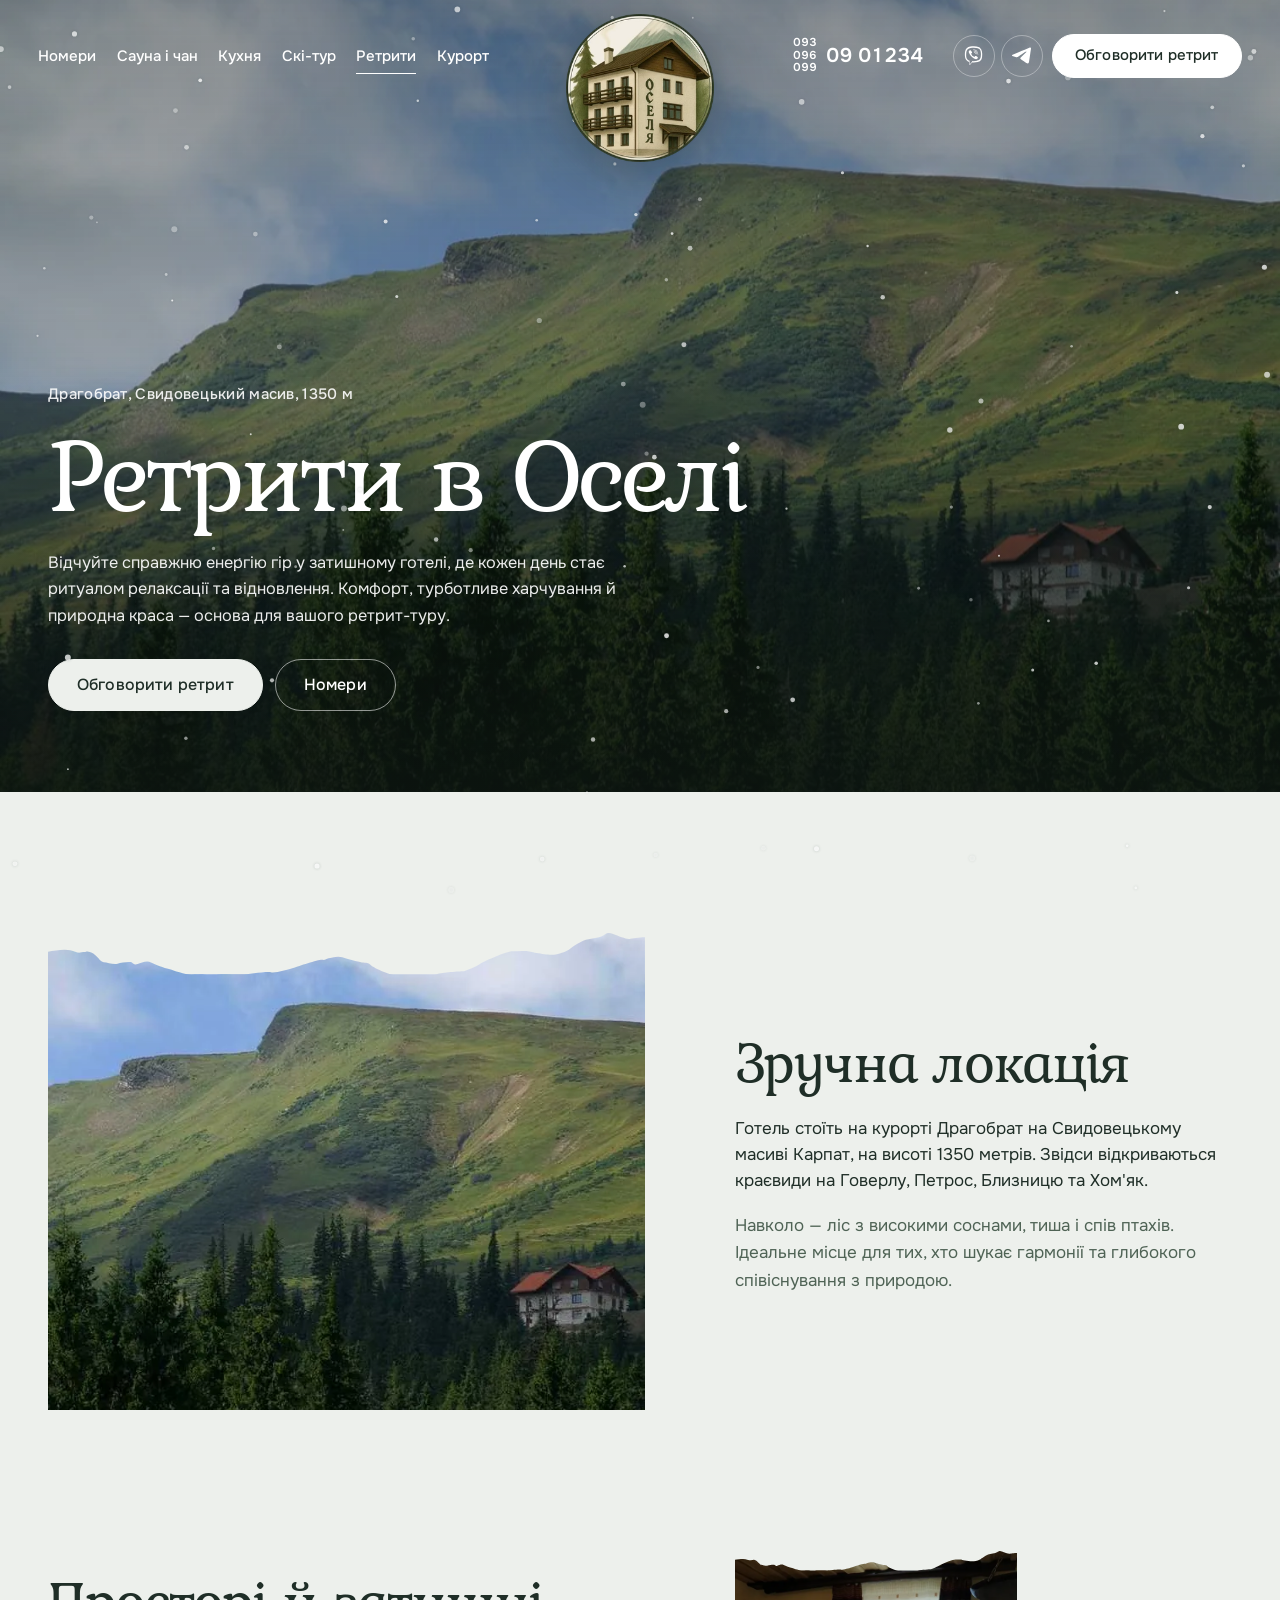
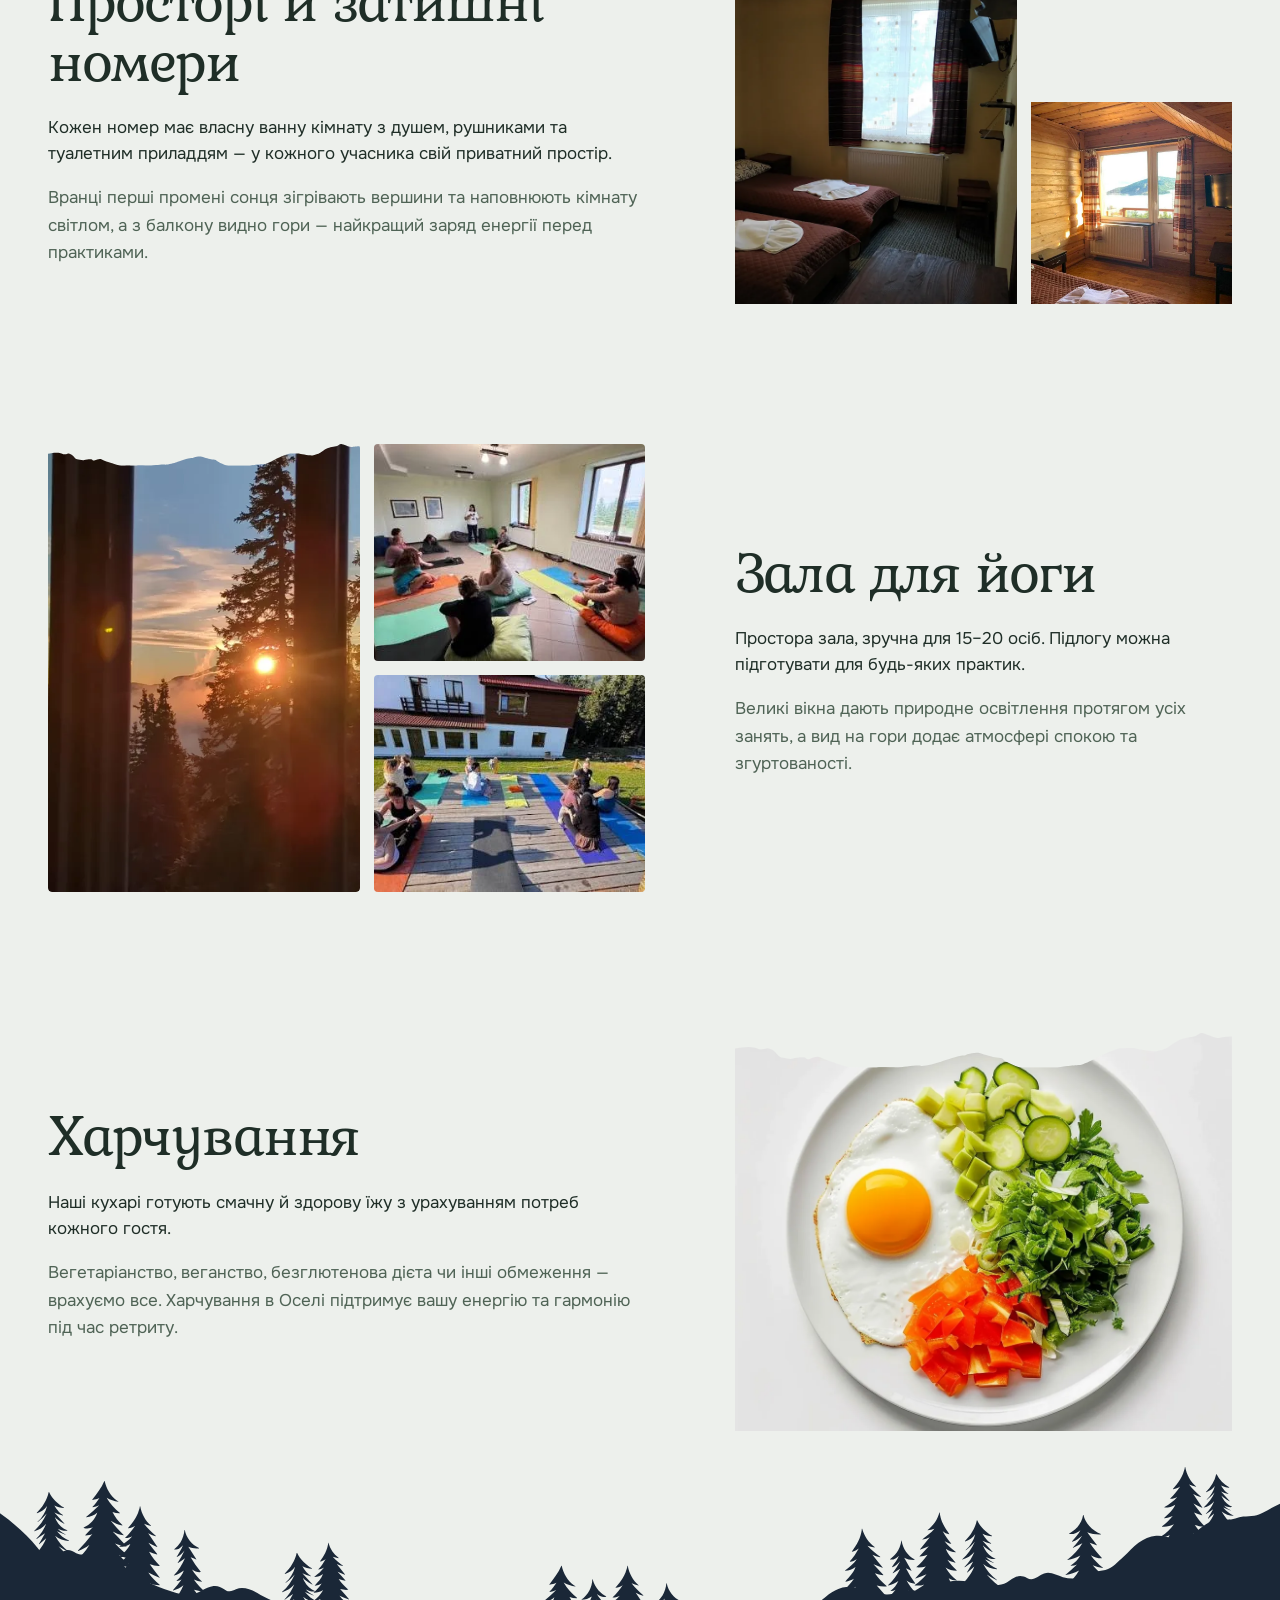
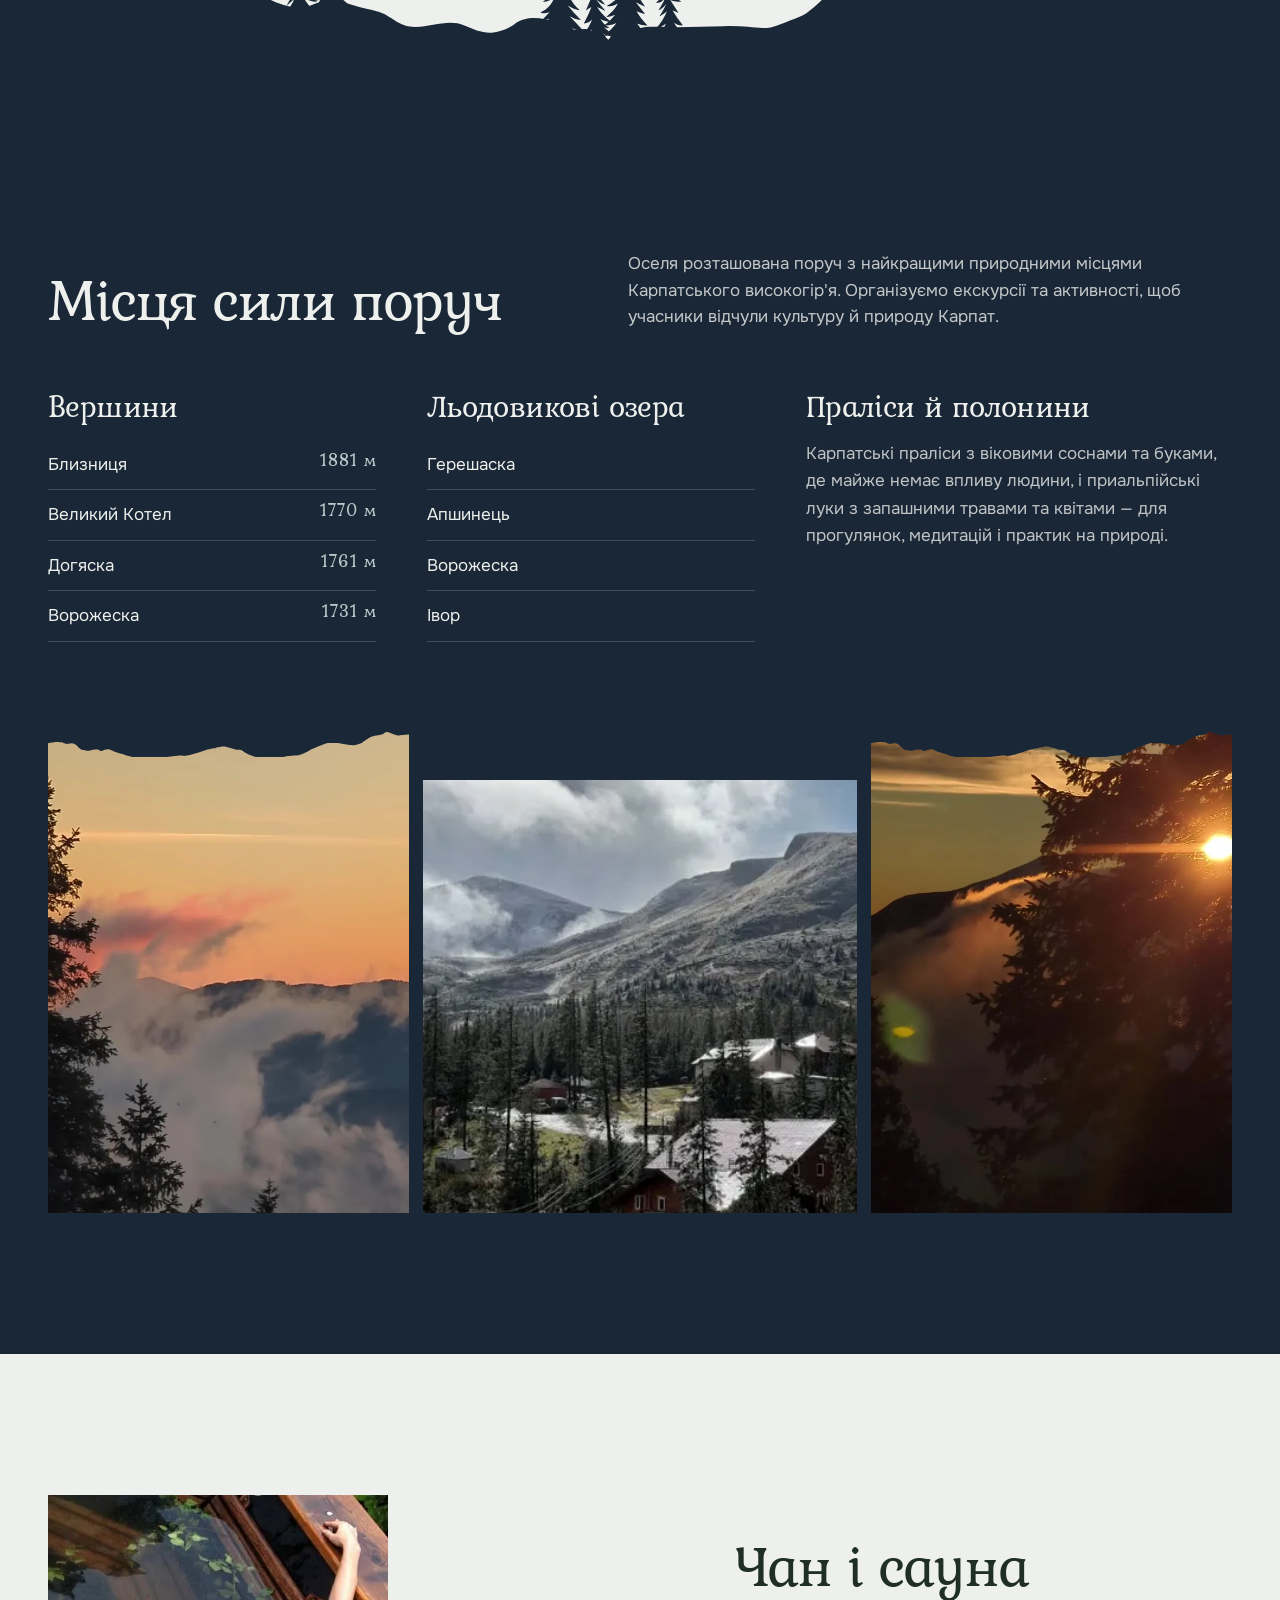
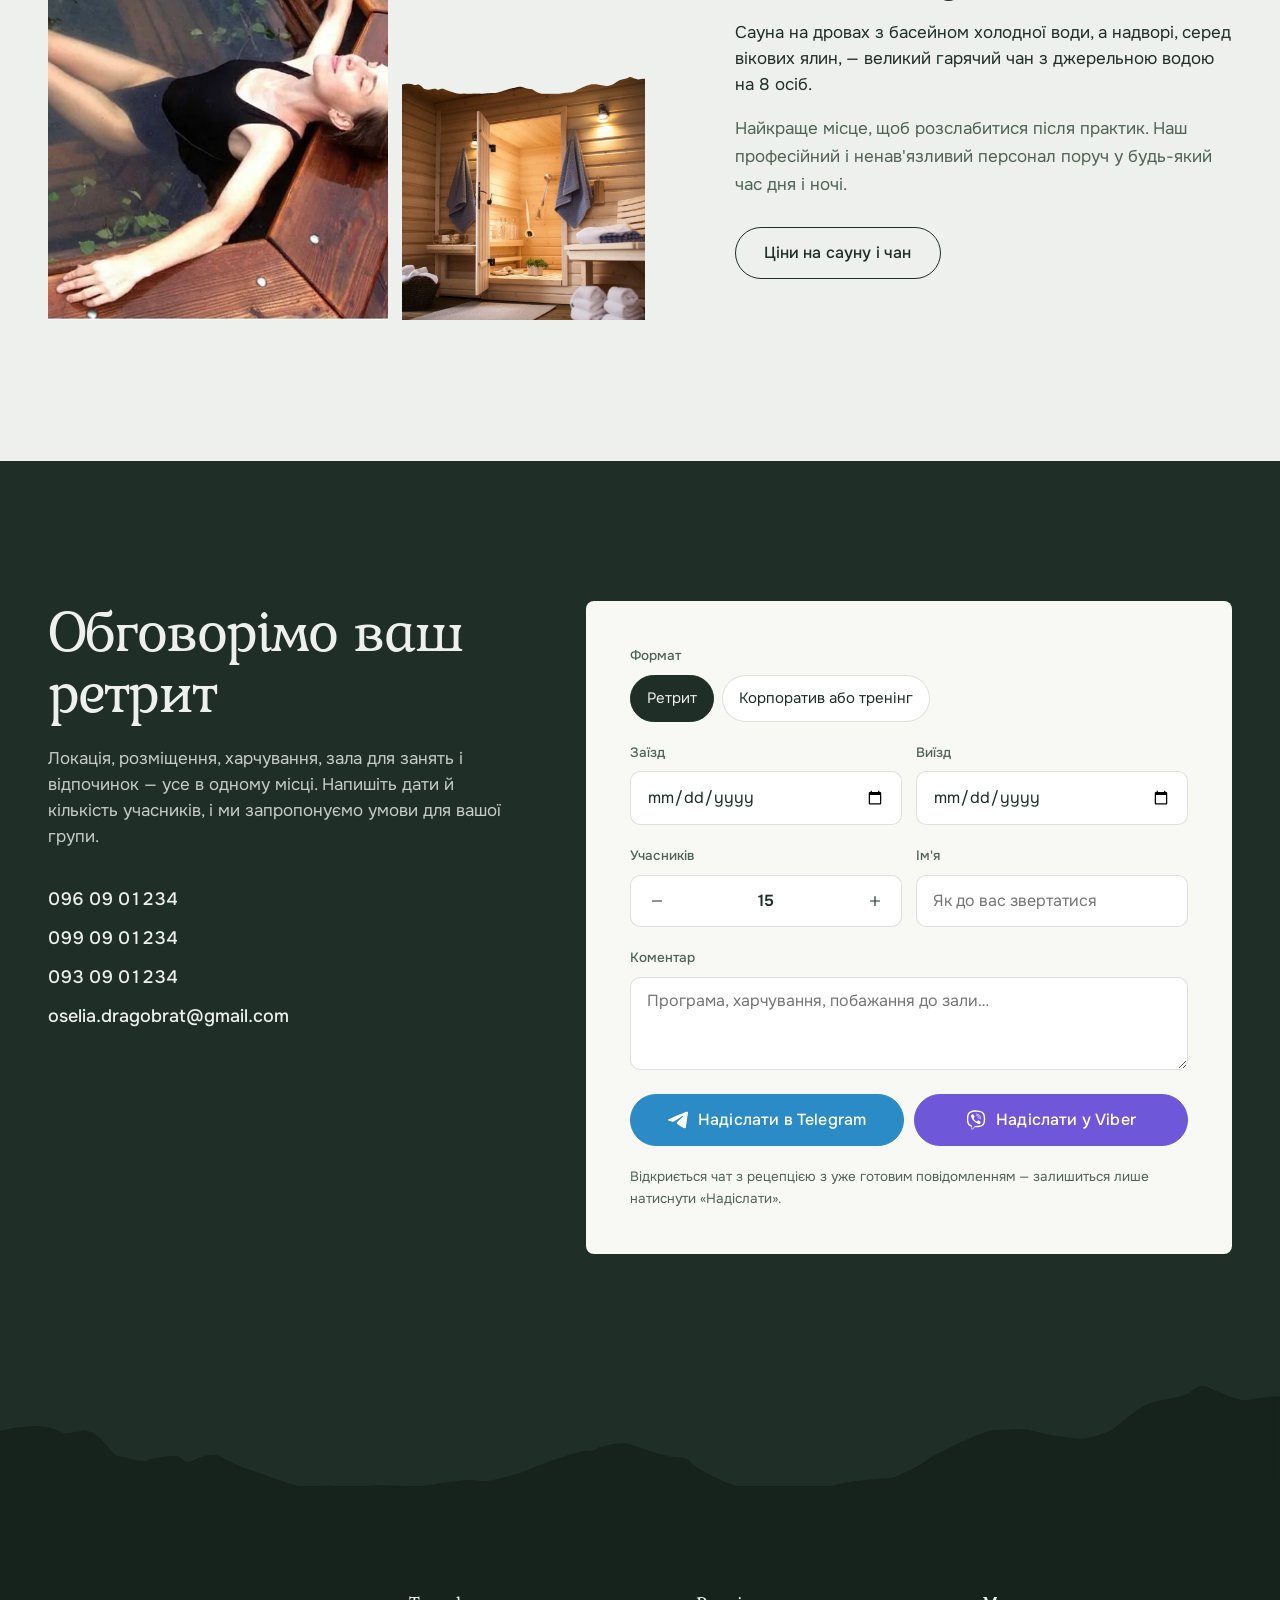
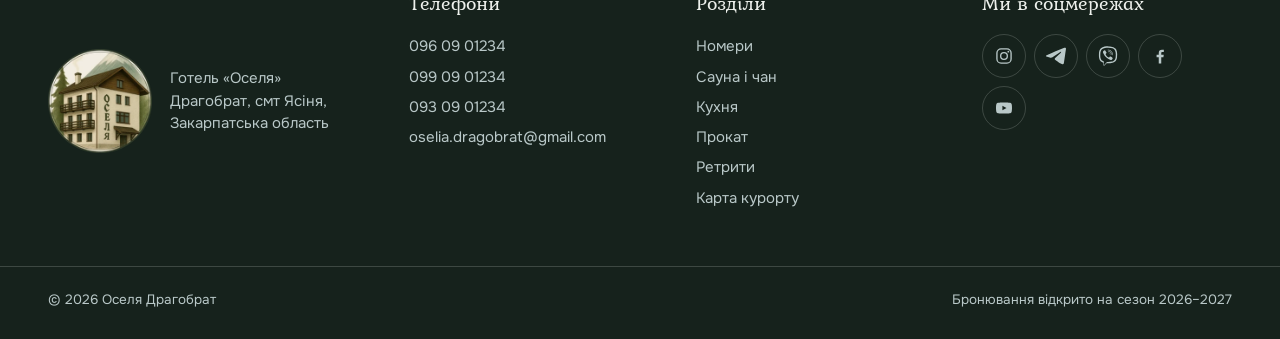
<file: retreat.html>
<!doctype html>
<html lang="uk" data-season="winter">
<head>
<meta charset="utf-8">
<meta name="viewport" content="width=device-width, initial-scale=1, viewport-fit=cover">
<title>Ретрити в Оселі — йога-тури та корпоративи на Драгобраті</title>
<meta name="description" content="Ретрити, йога-тури та корпоративи в готелі Оселя на Драгобраті: зала для йоги на 15–20 осіб, номери з видом на гори, харчування з урахуванням дієт, чан і сауна.">
<meta name="theme-color" content="#1F2E27">
<meta property="og:type" content="website">
<meta property="og:title" content="Ретрити в Оселі, Драгобрат">
<meta property="og:description" content="Готель на Драгобраті: номери з видом на Говерлу, сауна, чан, домашня кухня, скі-тури з гідами.">
<meta property="og:image" content="assets/img/poster-hero-desktop.webp">
<link rel="icon" type="image/png" href="favicon.png">
<link rel="apple-touch-icon" href="apple-touch-icon.png">
<link rel="preload" href="assets/fonts/kurale-cyrillic-400-normal.woff2" as="font" type="font/woff2" crossorigin>
<link rel="preload" href="assets/fonts/onest-cyrillic-400-normal.woff2" as="font" type="font/woff2" crossorigin>
<link rel="stylesheet" href="css/styles.css">
</head>
<body class="page-retreat">
<svg class="sprite" aria-hidden="true">
  <symbol id="i-telegram" viewBox="0 0 700 584"><path fill="currentColor" transform="translate(-50 -116.667)" d="M690.322,121.817C690.322,121.817 755.077,96.567 749.68,157.888C747.882,183.138 731.693,271.513 719.102,367.103L675.932,650.265C675.932,650.265 672.335,691.747 639.957,698.962C607.578,706.175 559.013,673.712 550.018,666.497C542.823,661.087 415.113,579.925 370.143,540.247C357.552,529.425 343.162,507.782 371.942,482.532L560.812,302.175C582.397,280.532 603.982,230.032 514.043,291.353L262.218,462.693C262.218,462.693 233.438,480.728 179.477,464.497L62.557,428.425C62.557,428.425 19.387,401.372 93.136,374.317C273.012,289.548 494.258,202.977 690.322,121.817Z"/></symbol>
  <symbol id="i-viber" viewBox="-0.5 -0.45 23.6 24.9"><path fill="currentColor" d="M20.19,2.337C19.595,1.792 17.185,0.04 11.818,0.017C11.818,0.017 5.485,-0.362 2.4,2.469C0.684,4.185 0.083,6.698 0.014,9.815C-0.055,12.932 -0.132,18.774 5.499,20.362L5.504,20.362L5.499,22.781C5.499,22.781 5.462,23.761 6.106,23.958C6.884,24.202 7.344,23.456 8.089,22.654C8.497,22.213 9.059,21.567 9.486,21.074C10.086,21.133 10.782,21.166 11.487,21.166C13.314,21.166 15.089,20.941 16.785,20.517L16.635,20.549C17.413,20.296 21.815,19.733 22.527,13.892C23.271,7.862 22.173,4.058 20.19,2.337ZM20.842,13.452C20.235,18.327 16.669,18.637 16.013,18.847C14.581,19.211 12.937,19.419 11.244,19.419C10.758,19.419 10.276,19.402 9.799,19.368L9.863,19.372C9.863,19.372 7.425,22.311 6.666,23.075C6.418,23.323 6.145,23.303 6.15,22.808C6.15,22.485 6.169,18.79 6.169,18.79C1.402,17.468 1.678,12.492 1.734,9.893C1.79,7.294 2.278,5.158 3.731,3.724C6.343,1.357 11.72,1.708 11.72,1.708C16.263,1.727 18.438,3.096 18.944,3.555C20.618,4.99 21.471,8.422 20.842,13.451L20.842,13.452ZM14.331,9.664L14.331,9.678C14.331,9.846 14.195,9.982 14.027,9.982C13.864,9.982 13.731,9.854 13.724,9.693L13.724,9.692C13.728,9.65 13.731,9.6 13.731,9.551C13.731,8.75 13.082,8.101 12.281,8.101C12.251,8.101 12.221,8.102 12.192,8.104L12.196,8.104C12.035,8.095 11.908,7.963 11.908,7.801C11.908,7.633 12.044,7.497 12.212,7.497L12.229,7.497L12.228,7.497C12.248,7.496 12.273,7.496 12.297,7.496C13.423,7.496 14.335,8.408 14.335,9.534C14.335,9.58 14.333,9.626 14.33,9.671L14.33,9.665L14.331,9.664ZM15.282,10.195C15.329,8.207 14.087,6.651 11.729,6.477C11.57,6.466 11.446,6.334 11.446,6.174C11.446,6.006 11.582,5.87 11.75,5.87C11.757,5.87 11.765,5.87 11.772,5.871L11.771,5.871L11.788,5.871C14.055,5.871 15.894,7.709 15.894,9.977C15.894,10.058 15.892,10.139 15.887,10.219L15.888,10.208C15.884,10.373 15.75,10.504 15.585,10.504C15.417,10.504 15.281,10.368 15.281,10.2L15.281,10.192L15.282,10.195ZM17.482,10.824L17.482,10.826C17.482,10.994 17.346,11.13 17.178,11.13C17.01,11.13 16.876,10.995 16.875,10.829C16.851,7.007 14.302,4.926 11.213,4.904C11.045,4.904 10.91,4.768 10.91,4.601C10.91,4.434 11.046,4.298 11.213,4.298C14.672,4.322 17.452,6.709 17.48,10.823L17.482,10.824ZM16.957,15.422L16.957,15.431C16.451,16.322 15.504,17.306 14.529,16.992L14.52,16.978C12.688,16.294 11.104,15.4 9.689,14.299L9.73,14.329C8.987,13.737 8.334,13.084 7.761,12.366L7.742,12.341C7.233,11.703 6.756,10.989 6.34,10.235L6.3,10.156C5.843,9.41 5.43,8.548 5.107,7.643L5.077,7.545C4.763,6.57 5.742,5.623 6.638,5.117L6.647,5.117C6.777,5.034 6.935,4.984 7.105,4.984C7.372,4.984 7.61,5.107 7.767,5.298L7.768,5.3C7.768,5.3 8.349,5.993 8.598,6.336C8.832,6.655 9.147,7.166 9.31,7.451C9.404,7.598 9.459,7.778 9.459,7.971C9.459,8.259 9.335,8.518 9.137,8.697L9.136,8.698L8.574,9.148C8.419,9.298 8.323,9.508 8.323,9.74C8.323,9.763 8.324,9.785 8.326,9.807L8.326,9.804C8.905,11.707 10.374,13.176 12.236,13.745L12.278,13.756C12.297,13.758 12.32,13.759 12.342,13.759C12.574,13.759 12.784,13.663 12.934,13.509L13.384,12.947C13.564,12.748 13.823,12.624 14.111,12.624C14.304,12.624 14.483,12.68 14.635,12.776L14.631,12.774C15.444,13.237 16.147,13.746 16.788,14.323L16.777,14.313C16.969,14.467 17.09,14.702 17.09,14.965C17.09,15.134 17.04,15.291 16.953,15.423L16.955,15.42L16.957,15.422Z"/></symbol>
  <symbol id="i-phone" viewBox="0 0 24 24"><path d="M6.6 3.5 9 3l1.8 4.3-2.2 1.6a12 12 0 0 0 6.5 6.5l1.6-2.2L21 15l-.5 2.4a2.6 2.6 0 0 1-2.6 2.1A15.4 15.4 0 0 1 4.5 6.1 2.6 2.6 0 0 1 6.6 3.5Z" fill="none" stroke="currentColor" stroke-width="1.6" stroke-linejoin="round"/></symbol>
  <symbol id="i-instagram" viewBox="0 0 24 24"><g fill="none" stroke="currentColor" stroke-width="1.6"><rect x="3.5" y="3.5" width="17" height="17" rx="5"/><circle cx="12" cy="12" r="4"/></g><circle cx="17.2" cy="6.8" r="1.1" fill="currentColor"/></symbol>
  <symbol id="i-facebook" viewBox="0 0 24 24"><path d="M13.5 21v-7.4h2.6l.4-3h-3V8.7c0-.9.3-1.5 1.5-1.5h1.6V4.5c-.3 0-1.2-.1-2.3-.1-2.3 0-3.8 1.4-3.8 3.9v2.3H7.9v3h2.6V21h3Z" fill="currentColor"/></symbol>
  <symbol id="i-youtube" viewBox="0 0 24 24"><path d="M21.2 7.6a2.5 2.5 0 0 0-1.8-1.8C17.9 5.4 12 5.4 12 5.4s-5.9 0-7.4.4a2.5 2.5 0 0 0-1.8 1.8C2.4 9.1 2.4 12 2.4 12s0 2.9.4 4.4c.2.9.9 1.6 1.8 1.8 1.5.4 7.4.4 7.4.4s5.9 0 7.4-.4c.9-.2 1.6-.9 1.8-1.8.4-1.5.4-4.4.4-4.4s0-2.9-.4-4.4ZM10.1 14.8V9.2l4.9 2.8-4.9 2.8Z" fill="currentColor"/></symbol>
  <symbol id="i-mail" viewBox="0 0 24 24"><g fill="none" stroke="currentColor" stroke-width="1.6" stroke-linejoin="round"><rect x="3.5" y="5.5" width="17" height="13" rx="2.5"/><path d="m4.5 7 7.5 6 7.5-6"/></g></symbol>
  <symbol id="i-snow" viewBox="0 0 24 24"><g fill="none" stroke="currentColor" stroke-width="1.6" stroke-linecap="round"><path d="M12 2.5v19M3.8 7.2l16.4 9.6M3.8 16.8l16.4-9.6"/><path d="m9.5 4.2 2.5 2 2.5-2M9.5 19.8l2.5-2 2.5 2M4.4 10.4l3.1-.6-1-3M19.6 13.6l-3.1.6 1 3M4.4 13.6l3.1.6-1 3M19.6 10.4l-3.1-.6 1-3"/></g></symbol>
  <symbol id="i-sun" viewBox="0 0 24 24"><g fill="none" stroke="currentColor" stroke-width="1.6" stroke-linecap="round"><circle cx="12" cy="12" r="4.2"/><path d="M12 2.5v2.4M12 19.1v2.4M2.5 12h2.4M19.1 12h2.4M5.3 5.3l1.7 1.7M17 17l1.7 1.7M5.3 18.7 7 17M17 7l1.7-1.7"/></g></symbol>
  <symbol id="i-star" viewBox="0 0 24 24"><path d="m12 3 2.7 5.6 6.1.9-4.4 4.3 1 6.1L12 17l-5.4 2.9 1-6.1-4.4-4.3 6.1-.9L12 3Z" fill="currentColor"/></symbol>
  <symbol id="i-arrow" viewBox="0 0 24 24"><path d="M4 12h15m-5-5 5 5-5 5" fill="none" stroke="currentColor" stroke-width="1.6" stroke-linecap="round" stroke-linejoin="round"/></symbol>
  <symbol id="i-close" viewBox="0 0 24 24"><path d="m6 6 12 12M18 6 6 18" fill="none" stroke="currentColor" stroke-width="1.6" stroke-linecap="round"/></symbol>
  <symbol id="i-play" viewBox="0 0 24 24"><path d="M8 5.5v13l10.5-6.5L8 5.5Z" fill="currentColor"/></symbol>
  <symbol id="i-pin" viewBox="0 0 24 24"><g fill="none" stroke="currentColor" stroke-width="1.6"><path d="M12 21s-6.5-6.2-6.5-11a6.5 6.5 0 1 1 13 0C18.5 14.8 12 21 12 21Z"/><circle cx="12" cy="10" r="2.4"/></g></symbol>
  <symbol id="i-check" viewBox="0 0 24 24"><path d="m5 12.5 4.2 4.2L19 7" fill="none" stroke="currentColor" stroke-width="1.8" stroke-linecap="round" stroke-linejoin="round"/></symbol>
  <symbol id="i-menu" viewBox="0 0 24 24"><path d="M4 8h16M4 16h16" fill="none" stroke="currentColor" stroke-width="1.6" stroke-linecap="round"/></symbol>
  <symbol id="i-minus" viewBox="0 0 24 24"><path d="M6 12h12" fill="none" stroke="currentColor" stroke-width="1.6" stroke-linecap="round"/></symbol>
  <symbol id="i-plus" viewBox="0 0 24 24"><path d="M6 12h12M12 6v12" fill="none" stroke="currentColor" stroke-width="1.6" stroke-linecap="round"/></symbol>
  <symbol id="i-peak" viewBox="0 0 24 24"><g fill="none" stroke="currentColor" stroke-width="1.6" stroke-linecap="round" stroke-linejoin="round"><path d="m2.5 19.5 7-12 4 6.5 2.5-3.5 5.5 9z"/><path d="m7.6 10.8 1.9 1.4 1.7-1.6"/></g></symbol>
  <symbol id="i-route" viewBox="0 0 24 24"><g fill="none" stroke="currentColor" stroke-width="1.6" stroke-linecap="round" stroke-linejoin="round"><circle cx="6" cy="18" r="2.2"/><path d="M18 9.8s-3.6-3.4-3.6-5.8a3.6 3.6 0 0 1 7.2 0c0 2.4-3.6 5.8-3.6 5.8Z"/><path d="M8.2 18H15a3 3 0 0 0 0-6H9a3 3 0 0 1 0-6h2.6" stroke-dasharray="2 2.2"/></g></symbol>
  <symbol id="i-parking" viewBox="0 0 24 24"><g fill="none" stroke="currentColor" stroke-width="1.6" stroke-linejoin="round"><rect x="4" y="4" width="16" height="16" rx="4"/><path d="M10 17V7.5h3a2.6 2.6 0 0 1 0 5.2h-3"/></g></symbol>
  <symbol id="i-medic" viewBox="0 0 24 24"><path d="M9.5 4h5v5.5H20v5h-5.5V20h-5v-5.5H4v-5h5.5V4Z" fill="none" stroke="currentColor" stroke-width="1.6" stroke-linejoin="round"/></symbol>
  <symbol id="i-people" viewBox="0 0 24 24"><g fill="none" stroke="currentColor" stroke-width="1.6" stroke-linecap="round"><circle cx="9" cy="8" r="3"/><path d="M3.5 19c.6-3.2 2.8-5 5.5-5s4.9 1.8 5.5 5"/><circle cx="16.5" cy="9" r="2.4"/><path d="M15.5 14.1c2.6-.3 4.5 1.3 5 4.4"/></g></symbol>
  <symbol id="i-area" viewBox="0 0 24 24"><g fill="none" stroke="currentColor" stroke-width="1.6" stroke-linecap="round" stroke-linejoin="round"><path d="M4 9V4h5M20 9V4h-5M4 15v5h5M20 15v5h-5"/><rect x="8.5" y="8.5" width="7" height="7" rx="1"/></g></symbol>
  <symbol id="i-guests" viewBox="0 0 24 24"><g fill="none" stroke="currentColor" stroke-width="1.6" stroke-linecap="round"><circle cx="12" cy="8" r="3.4"/><path d="M5 20c.8-3.8 3.6-6 7-6s6.2 2.2 7 6"/></g></symbol>
  <symbol id="i-bed" viewBox="0 0 24 24"><g fill="none" stroke="currentColor" stroke-width="1.6" stroke-linecap="round" stroke-linejoin="round"><path d="M3 18.5V6M3 14h18v4.5M21 14v-2.5a2.5 2.5 0 0 0-2.5-2.5H11v5"/><circle cx="7" cy="11" r="1.8"/></g></symbol>
  <symbol id="i-bath" viewBox="0 0 24 24"><g fill="none" stroke="currentColor" stroke-width="1.6" stroke-linecap="round" stroke-linejoin="round"><path d="M3 12h18v2a5 5 0 0 1-5 5H8a5 5 0 0 1-5-5v-2ZM6 12V6.5a2 2 0 0 1 3.7-1M7 19l-1 1.5M17 19l1 1.5"/></g></symbol>
  <symbol id="i-tv" viewBox="0 0 24 24"><g fill="none" stroke="currentColor" stroke-width="1.6" stroke-linecap="round" stroke-linejoin="round"><rect x="3" y="5" width="18" height="12" rx="2"/><path d="M8.5 20.5h7"/></g></symbol>
  <symbol id="i-wifi" viewBox="0 0 24 24"><g fill="none" stroke="currentColor" stroke-width="1.6" stroke-linecap="round"><path d="M3 9.5a13 13 0 0 1 18 0M6 12.8a8.6 8.6 0 0 1 12 0M9 16a4.2 4.2 0 0 1 6 0"/><circle cx="12" cy="19" r=".9" fill="currentColor"/></g></symbol>
  <symbol id="i-flame" viewBox="0 0 24 24"><path d="M12 21c-3.9 0-6.5-2.6-6.5-6.2 0-3.5 2.7-5.2 3.6-8.8 2 1.2 2.9 3 3 4.6 1-1 1.5-2.4 1.6-3.8 2.8 2 4.8 5 4.8 8 0 3.6-2.6 6.2-6.5 6.2Z" fill="none" stroke="currentColor" stroke-width="1.6" stroke-linejoin="round"/></symbol>
  <symbol id="i-drop" viewBox="0 0 24 24"><path d="M12 3.5s6 6.4 6 10.8a6 6 0 0 1-12 0C6 9.9 12 3.5 12 3.5Z" fill="none" stroke="currentColor" stroke-width="1.6" stroke-linejoin="round"/></symbol>
  <symbol id="i-tub" viewBox="0 0 24 24"><g fill="none" stroke="currentColor" stroke-width="1.6" stroke-linecap="round" stroke-linejoin="round"><path d="M4 11h16l-1.3 7.2a2 2 0 0 1-2 1.8H7.3a2 2 0 0 1-2-1.8L4 11Z"/><path d="M8.5 8c0-1 1-1.4 1-2.5S8.5 4 8.5 3M12 8c0-1 1-1.4 1-2.5S12 4 12 3M15.5 8c0-1 1-1.4 1-2.5s-1-1.5-1-2.5"/></g></symbol>
  <symbol id="i-cup" viewBox="0 0 24 24"><g fill="none" stroke="currentColor" stroke-width="1.6" stroke-linecap="round" stroke-linejoin="round"><path d="M4 10h13v3.5a6.5 6.5 0 0 1-13 0V10Z"/><path d="M17 11.5h1.2a2.3 2.3 0 0 1 0 4.6H16.5M8.5 6.5c0-1 .8-1.3.8-2.2M12.5 6.5c0-1 .8-1.3.8-2.2"/></g></symbol>
  <symbol id="i-leaf" viewBox="0 0 24 24"><g fill="none" stroke="currentColor" stroke-width="1.6" stroke-linecap="round" stroke-linejoin="round"><path d="M5 19c0-8.5 5.5-13.5 15-14-.5 9.5-5.5 15-14 15"/><path d="M5 19c3-3.5 6-6.5 10-9"/></g></symbol>
  <symbol id="i-bowl" viewBox="0 0 24 24"><g fill="none" stroke="currentColor" stroke-width="1.6" stroke-linecap="round" stroke-linejoin="round"><path d="M3 11h18a9 9 0 0 1-18 0ZM9 20h6"/><path d="M9 8c0-1.2 1.2-1.6 1.2-3M13 8c0-1.2 1.2-1.6 1.2-3"/></g></symbol>
  <symbol id="i-plate" viewBox="0 0 24 24"><g fill="none" stroke="currentColor" stroke-width="1.6" stroke-linecap="round"><circle cx="12" cy="12" r="5.5"/><path d="M3 4v5.5a1.5 1.5 0 0 0 3 0V4M4.5 11v9M21 4c-1.6.6-2.5 2.6-2.5 5.5 0 1 .6 1.5 1.5 1.5h1V20"/></g></symbol>
  <symbol id="i-meat" viewBox="0 0 24 24"><g fill="none" stroke="currentColor" stroke-width="1.6" stroke-linecap="round" stroke-linejoin="round"><path d="M14.5 14.5c-3 3-8 2.7-9.6.3-1.6-2.4-.3-6.8 2.7-9.7 3-3 7.3-3.6 9.2-1.4 1.9 2.2.7 7.8-2.3 10.8Z"/><path d="m14.5 14.5 3.5 3.5M17.2 19.7a1.7 1.7 0 1 0 2.5-2.5 1.7 1.7 0 1 0-2.5 2.5Z"/></g></symbol>
  <symbol id="i-fish" viewBox="0 0 24 24"><g fill="none" stroke="currentColor" stroke-width="1.6" stroke-linecap="round" stroke-linejoin="round"><path d="M2.5 12c2.6-3.6 6-5.4 9.5-5.4 3.6 0 6.3 2.2 8 5.4-1.7 3.2-4.4 5.4-8 5.4S5.1 15.6 2.5 12Z"/><path d="M20 12l2-3v6l-2-3"/><circle cx="7.5" cy="11" r=".9" fill="currentColor"/></g></symbol>
  <symbol id="i-grain" viewBox="0 0 24 24"><g fill="none" stroke="currentColor" stroke-width="1.6" stroke-linecap="round" stroke-linejoin="round"><path d="M12 21V8"/><path d="M12 8c0-2.6 1.4-4.2 3-5 .3 2.6-.8 4.4-3 5ZM12 8c0-2.6-1.4-4.2-3-5-.3 2.6.8 4.4 3 5ZM12 13c1.8-2.4 3.8-3 5.6-2.5-.8 2.2-2.8 3.2-5.6 2.5ZM12 13c-1.8-2.4-3.8-3-5.6-2.5.8 2.2 2.8 3.2 5.6 2.5ZM12 18c1.8-2.4 3.8-3 5.6-2.5-.8 2.2-2.8 3.2-5.6 2.5ZM12 18c-1.8-2.4-3.8-3-5.6-2.5.8 2.2 2.8 3.2 5.6 2.5Z"/></g></symbol>
  <symbol id="i-salad" viewBox="0 0 24 24"><g fill="none" stroke="currentColor" stroke-width="1.6" stroke-linecap="round" stroke-linejoin="round"><path d="M3 12h18a9 9 0 0 1-18 0Z"/><path d="M7 12c-.5-2.8 1-4.5 3.4-4.5M12 12c0-3 1.6-5.5 4.6-5.5M15.5 12c.4-1.5 1.6-2.4 3-2.4"/></g></symbol>
  <symbol id="i-board" viewBox="0 0 24 24"><g fill="none" stroke="currentColor" stroke-width="1.6" stroke-linecap="round" stroke-linejoin="round"><rect x="2.5" y="9" width="16" height="9" rx="2"/><path d="M18.5 13.5h3"/><path d="M6 9l3-4 4 4M9.5 13a1 1 0 1 0 0 .1"/></g></symbol>
  <symbol id="i-cake" viewBox="0 0 24 24"><g fill="none" stroke="currentColor" stroke-width="1.6" stroke-linecap="round" stroke-linejoin="round"><path d="M4 20.5h16V13a2 2 0 0 0-2-2H6a2 2 0 0 0-2 2v7.5Z"/><path d="M4 15.5c1.3 1 2.7 1 4 0s2.7-1 4 0 2.7 1 4 0 2.7-1 4 0M12 11V8M12 5.5c-.8-.8-.8-1.8 0-2.5.8.7.8 1.7 0 2.5Z"/></g></symbol>
  <symbol id="i-clock" viewBox="0 0 24 24"><g fill="none" stroke="currentColor" stroke-width="1.6" stroke-linecap="round"><circle cx="12" cy="12" r="8.5"/><path d="M12 7.5V12l3 2"/></g></symbol>
  <symbol id="i-ski" viewBox="0 0 24 24"><g fill="none" stroke="currentColor" stroke-linecap="round" stroke-linejoin="round"><path d="M3.5 19.5 15.6 5.3c.9-1.1 2.2-1.4 3.2-.8" stroke-width="2"/><path d="M7.5 21.5 19.6 7.3c.9-1.1 2.2-1.4 3.2-.8" stroke-width="2"/><path d="m7.4 12.6 2.6 2.2M11.4 14.6l2.6 2.2" stroke-width="1.6"/></g></symbol>
  <symbol id="i-boot" viewBox="0 0 24 24"><g fill="none" stroke="currentColor" stroke-width="1.6" stroke-linecap="round" stroke-linejoin="round"><path d="M7 3.5h7l.5 9 4.6 2.2c.9.4 1.4 1.3 1.4 2.3v1.5H4.5V14L7 3.5Z"/><path d="M4.5 20.5h16M8 8h6M7.4 11h6.8"/></g></symbol>
  <symbol id="i-poles" viewBox="0 0 24 24"><g fill="none" stroke="currentColor" stroke-width="1.6" stroke-linecap="round" stroke-linejoin="round"><path d="M8 3l2.5 18M16 3l-2.5 18M7 3h2M15 3h2"/><circle cx="10.2" cy="18.8" r="1.6"/><circle cx="13.8" cy="18.8" r="1.6"/></g></symbol>
  <symbol id="i-sunrise" viewBox="0 0 24 24"><g fill="none" stroke="currentColor" stroke-width="1.6" stroke-linecap="round"><path d="M7 17a5 5 0 0 1 10 0M3 20.5h18M12 3.5V9M9.5 6.5 12 9l2.5-2.5M4.2 12.2l1.5 1M19.8 12.2l-1.5 1"/></g></symbol>
  <symbol id="i-train" viewBox="0 0 24 24"><g fill="none" stroke="currentColor" stroke-width="1.6" stroke-linecap="round" stroke-linejoin="round"><rect x="5.5" y="3.5" width="13" height="13" rx="3"/><path d="M5.5 10h13M9 13.5h.1M15 13.5h.1M8 20.5l1.5-4M16 20.5l-1.5-4"/></g></symbol>
  <symbol id="i-van" viewBox="0 0 24 24"><g fill="none" stroke="currentColor" stroke-width="1.6" stroke-linecap="round" stroke-linejoin="round"><path d="M5 17H3V9.4C3 7.5 4.3 6 6.2 6h10.4c1.4 0 2.4.7 3 2l1.4 3.3V17h-1.8M15.2 17H8.8"/><path d="M6 8.6h3.2v2.6H6zM11.2 8.6h3.2v2.6h-3.2zM16.6 8.6h1.1l1.2 2.6h-2.3z"/><circle cx="6.9" cy="17.2" r="1.9"/><circle cx="17.1" cy="17.2" r="1.9"/></g></symbol><symbol id="i-climb" viewBox="0 0 24 24"><g fill="none" stroke="currentColor" stroke-width="1.6" stroke-linecap="round" stroke-linejoin="round"><path d="M2.5 20.5 10 6.5l3.2 5.6 2.2-3.4 6.1 11.8"/><path d="M4.5 20.5h17"/><path d="M7 18.2c2.6-.2 3.4-1.4 2.4-2.6s-.2-2.4 2.3-2.8"/><path d="m10.5 11.4 1.4 1.4-1.6 1.4"/></g></symbol><symbol id="i-lift" viewBox="0 0 24 24"><g fill="none" stroke="currentColor" stroke-width="1.6" stroke-linecap="round" stroke-linejoin="round"><path d="M2 6.5 22 2.5"/><path d="M12 4.5v5M9 9.5h6M9 9.5v6.5h7.5v-2"/><path d="M2.5 21.5c5.5-1.2 11.5-2.8 19-5"/></g></symbol>
  <symbol id="i-car" viewBox="0 0 24 24"><g fill="none" stroke="currentColor" stroke-width="1.6" stroke-linejoin="round"><path d="M4 16.5v-4l2-5.2c.2-.5.7-.8 1.2-.8h9.6c.5 0 1 .3 1.2.8l2 5.2v4H4Z"/><path d="M4 12.5h16"/><circle cx="7.6" cy="16.6" r="1.6"/><circle cx="16.4" cy="16.6" r="1.6"/></g></symbol>
  <symbol id="i-yoga" viewBox="0 0 24 24"><g fill="none" stroke="currentColor" stroke-width="1.6" stroke-linecap="round" stroke-linejoin="round"><circle cx="12" cy="5" r="2"/><path d="M12 8.5v5M7 10.5l5 1.5 5-1.5M5 19c2.5-.2 4.3-1.2 7-4.5 2.7 3.3 4.5 4.3 7 4.5M8 19.5h8"/></g></symbol>
  <symbol id="i-quote" viewBox="0 0 24 24"><path d="M10 7c-3 .6-5 3-5 6.2V18h5v-5H7.4c.2-1.8 1.2-3 2.6-3.6V7Zm9 0c-3 .6-5 3-5 6.2V18h5v-5h-2.6c.2-1.8 1.2-3 2.6-3.6V7Z" fill="currentColor"/></symbol>
</svg>

<a class="skip" href="#main">Перейти до змісту</a>

<!-- ============ ХЕДЕР ============ -->
<header class="hdr" data-hdr>
  <div class="hdr__bar">
    <nav class="hdr__nav" aria-label="Розділи">
      <a href="index.html#rooms">Номери</a>
      <a href="index.html#warmth">Сауна і чан</a>
      <a href="index.html#kitchen">Кухня</a>
      <a href="index.html#mountains">Скі-тур</a>
      <a href="retreat.html" aria-current="page">Ретрити</a>
      <a href="index.html#location">Курорт</a>
    </nav>

    <a class="hdr__logo" href="index.html" aria-label="Оселя — на головну">
      <img src="assets/logo/emblem_240.webp" srcset="assets/logo/emblem_240.webp 240w, assets/logo/emblem_480.webp 480w" sizes="148px" width="240" height="240" alt="Оселя">
    </a>

    <div class="hdr__right">
      <button class="phone" type="button" aria-expanded="false" aria-controls="phone-pop" data-phone-btn>
        <span class="phone__codes" aria-hidden="true"><span>093</span><span>096</span><span>099</span></span>
        <span class="phone__num" aria-hidden="true">09 01234</span>
        <span class="sr">Телефони: 093, 096 або 099 і далі 09 01234</span>
      </button>
      <span class="hdr__msg">
        <a class="hdr__soc" href="viber://chat?number=%2B380960901234" aria-label="Viber"><svg><use href="#i-viber"/></svg></a>
        <a class="hdr__soc" href="https://t.me/oselia_dragobrat" target="_blank" rel="noopener" aria-label="Telegram"><svg><use href="#i-telegram"/></svg></a>
      </span>
      <a class="btn btn--sm hdr__cta" href="#retreat-booking">Обговорити ретрит</a>
    </div>

    <div class="hdr__mob">
      <button class="hdr__icon" type="button" aria-label="Подзвонити" aria-expanded="false" aria-controls="phone-pop" data-phone-btn><svg><use href="#i-phone"/></svg></button>
      <button class="hdr__icon" type="button" aria-label="Відкрити меню" aria-expanded="false" aria-controls="mnav" data-burger><svg><use href="#i-menu"/></svg></button>
    </div>
  </div>

  <div class="phone__pop" id="phone-pop" hidden data-phone-pop>
    <p class="phone__title">Зателефонуйте на зручний номер</p>
    <a href="tel:+380960901234"><svg><use href="#i-phone"/></svg><span>096 09 01234</span><small>Київстар</small></a>
    <a href="tel:+380990901234"><svg><use href="#i-phone"/></svg><span>099 09 01234</span><small>Vodafone</small></a>
    <a href="tel:+380930901234"><svg><use href="#i-phone"/></svg><span>093 09 01234</span><small>lifecell</small></a>
    <div class="phone__msg">
      <a href="https://t.me/oselia_dragobrat" target="_blank" rel="noopener"><svg><use href="#i-telegram"/></svg>Telegram</a>
      <a href="viber://chat?number=%2B380960901234"><svg><use href="#i-viber"/></svg>Viber</a>
    </div>
  </div>
</header>

<!-- Мобільне меню -->
<div class="mnav" id="mnav" hidden data-mnav>
  <div class="mnav__top">
    <img src="assets/logo/emblem_240.webp" width="64" height="64" alt="Оселя">
    <button class="hdr__icon" type="button" aria-label="Закрити меню" data-mnav-close><svg><use href="#i-close"/></svg></button>
  </div>
  <nav class="mnav__links" aria-label="Розділи">
    <a href="index.html#rooms">Номери</a>
    <a href="index.html#warmth">Сауна, чан і чайна церемонія</a>
    <a href="index.html#kitchen">Кухня</a>
    <a href="index.html#mountains">Скі-тур</a>
    <a href="index.html#rent">Прокат спорядження</a>
    <a href="retreat.html">Ретрити</a>
    <a href="index.html#location">Карта курорту</a>
    <a href="index.html#reviews">Відгуки</a>
  </nav>
  <div class="mnav__season">
    <span>Сезон</span>
    <div class="season season--menu" role="group" aria-label="Сезон">
      <button type="button" class="is-on" aria-pressed="true"><svg><use href="#i-snow"/></svg>Зима</button>
      <button type="button" data-summer aria-pressed="false"><svg><use href="#i-sun"/></svg>Літо</button>
    </div>
  </div>
  <div class="mnav__contacts">
    <a href="tel:+380960901234">096 09 01234</a>
    <a href="tel:+380990901234">099 09 01234</a>
    <a href="tel:+380930901234">093 09 01234</a>
  </div>
  <div class="social social--light">
    <a href="https://www.instagram.com/oselia_dragobrat/" target="_blank" rel="noopener" aria-label="Instagram"><svg><use href="#i-instagram"/></svg></a>
    <a href="https://t.me/oselia_dragobrat" target="_blank" rel="noopener" aria-label="Telegram"><svg><use href="#i-telegram"/></svg></a>
    <a href="viber://chat?number=%2B380960901234" aria-label="Viber"><svg><use href="#i-viber"/></svg></a>
    <a href="https://www.facebook.com/oselia.dragobrat" target="_blank" rel="noopener" aria-label="Facebook"><svg><use href="#i-facebook"/></svg></a>
    <a href="https://www.youtube.com/@oselia" target="_blank" rel="noopener" aria-label="YouTube"><svg><use href="#i-youtube"/></svg></a>
  </div>
  <a class="btn btn--full" href="#retreat-booking">Обговорити ретрит</a>
</div>

<main id="main">

<section class="rhero" id="top">
  <img class="rhero__img" src="assets/img/summer-1.webp" alt="" width="1100" height="706">
  <div class="rhero__inner wrap">
    <p class="hero__place">Драгобрат, Свидовецький масив, 1350 м</p>
    <h1 class="hero__title">Ретрити в Оселі</h1>
    <p class="hero__lead">Відчуйте справжню енергію гір у затишному готелі, де кожен день стає ритуалом релаксації та відновлення. Комфорт, турботливе харчування й природна краса — основа для вашого ретрит-туру.</p>
    <div class="hero__actions">
      <a class="btn btn--light" href="#retreat-booking">Обговорити ретрит</a>
      <a class="btn btn--ghost" href="index.html#rooms">Номери</a>
    </div>
  </div>
</section>

<section class="rsec">
  <div class="wrap rrow">
    <figure class="rrow__media ridge"><img src="assets/img/summer-2.webp" alt="Оселя біля підніжжя Свидовця влітку" loading="lazy" width="706" height="706"></figure>
    <div class="rrow__text">
      <h2 class="h2">Зручна локація</h2>
      <p class="lead">Готель стоїть на курорті Драгобрат на Свидовецькому масиві Карпат, на висоті 1350 метрів. Звідси відкриваються краєвиди на Говерлу, Петрос, Близницю та Хом'як.</p>
      <p>Навколо — ліс з високими соснами, тиша і спів птахів. Ідеальне місце для тих, хто шукає гармонії та глибокого співіснування з природою.</p>
    </div>
  </div>

  <div class="wrap rrow rrow--rev">
    <figure class="rrow__media rrow__media--pair">
      <img class="ridge" src="assets/img/twin-5-s.webp" alt="Номер з видом на гори" loading="lazy" width="800" height="800">
      <img src="assets/img/double-1-s.webp" alt="Номер з балконом" loading="lazy" width="800" height="800">
    </figure>
    <div class="rrow__text">
      <h2 class="h2">Просторі й затишні номери</h2>
      <p class="lead">Кожен номер має власну ванну кімнату з душем, рушниками та туалетним приладдям — у кожного учасника свій приватний простір.</p>
      <p>Вранці перші промені сонця зігрівають вершини та наповнюють кімнату світлом, а з балкону видно гори — найкращий заряд енергії перед практиками.</p>
    </div>
  </div>

  <div class="wrap rrow">
    <figure class="rrow__media rrow__media--yoga">
      <img class="ridge" src="assets/img/retreat-window.webp" alt="Вид з вікна Оселі на світанку" loading="lazy" width="720" height="720">
      <img src="assets/img/yoga-hall.webp" alt="Заняття йогою в залі Оселі" loading="lazy" width="460" height="259">
      <img src="assets/img/yoga-terrace.webp" alt="Ранкова йога на терасі біля готелю" loading="lazy" width="460" height="259">
    </figure>
    <div class="rrow__text">
      <h2 class="h2">Зала для йоги</h2>
      <p class="lead">Простора зала, зручна для 15–20 осіб. Підлогу можна підготувати для будь-яких практик.</p>
      <p>Великі вікна дають природне освітлення протягом усіх занять, а вид на гори додає атмосфері спокою та згуртованості.</p>
    </div>
  </div>

  <div class="wrap rrow rrow--rev">
    <figure class="rrow__media ridge"><img src="assets/img/retreat-food.webp" alt="Здоровий сніданок" loading="lazy" width="1024" height="1024"></figure>
    <div class="rrow__text">
      <h2 class="h2">Харчування</h2>
      <p class="lead">Наші кухарі готують смачну й здорову їжу з урахуванням потреб кожного гостя.</p>
      <p>Вегетаріанство, веганство, безглютенова дієта чи інші обмеження — врахуємо все. Харчування в Оселі підтримує вашу енергію та гармонію під час ретриту.</p>
    </div>
  </div>
</section>

<section class="rpower">
  <div class="bg-ridge" aria-hidden="true"></div>
  <div class="wrap">
    <div class="ski__head">
      <h2 class="h2">Місця сили поруч</h2>
      <p class="lead">Оселя розташована поруч з найкращими природними місцями Карпатського високогір'я. Організуємо екскурсії та активності, щоб учасники відчули культуру й природу Карпат.</p>
    </div>
    <div class="places">
      <div class="places__col">
        <h3 class="h3">Вершини</h3>
        <ul>
          <li><span>Близниця</span><b>1881 м</b></li>
          <li><span>Великий Котел</span><b>1770 м</b></li>
          <li><span>Догяска</span><b>1761 м</b></li>
          <li><span>Ворожеска</span><b>1731 м</b></li>
        </ul>
      </div>
      <div class="places__col">
        <h3 class="h3">Льодовикові озера</h3>
        <ul>
          <li><span>Герешаска</span></li>
          <li><span>Апшинець</span></li>
          <li><span>Ворожеска</span></li>
          <li><span>Івор</span></li>
        </ul>
      </div>
      <div class="places__col places__col--text">
        <h3 class="h3">Праліси й полонини</h3>
        <p>Карпатські праліси з віковими соснами та буками, де майже немає впливу людини, і приальпійські луки з запашними травами та квітами — для прогулянок, медитацій і практик на природі.</p>
      </div>
    </div>
    <div class="places__pair">
      <figure class="ridge"><img src="assets/img/clouds.webp" alt="Море хмар над вершинами на світанку" loading="lazy" width="720" height="1280"></figure>
      <figure><img src="assets/img/rev/mariana-1.webp" alt="Свидовець і смерековий ліс біля Оселі" loading="lazy" width="460" height="460"></figure>
      <figure class="ridge"><img src="assets/img/sunflare.webp" alt="Сонце крізь смереки біля готелю" loading="lazy" width="720" height="1280"></figure>
    </div>
  </div>
</section>

<section class="rsec">
  <div class="wrap rrow">
    <figure class="rrow__media rrow__media--pair">
      <img src="assets/img/chan-2.webp" alt="Гарячий чан у лісі" loading="lazy" width="625" height="625">
      <img class="ridge" src="assets/img/sauna-6-s.webp" alt="Сауна" loading="lazy" width="800" height="800">
    </figure>
    <div class="rrow__text">
      <h2 class="h2">Чан і сауна</h2>
      <p class="lead">Сауна на дровах з басейном холодної води, а надворі, серед вікових ялин, — великий гарячий чан з джерельною водою на 8 осіб.</p>
      <p>Найкраще місце, щоб розслабитися після практик. Наш професійний і ненав'язливий персонал поруч у будь-який час дня і ночі.</p>
      <a class="btn btn--line" href="index.html#warmth">Ціни на сауну і чан</a>
    </div>
  </div>
</section>

<section class="booking" id="retreat-booking">
  <div class="wrap booking__grid">
    <div class="booking__intro">
      <h2 class="h2">Обговорімо ваш ретрит</h2>
      <p class="lead">Локація, розміщення, харчування, зала для занять і відпочинок — усе в одному місці. Напишіть дати й кількість учасників, і ми запропонуємо умови для вашої групи.</p>
      <div class="booking__phones">
        <a href="tel:+380960901234">096 09 01234</a>
        <a href="tel:+380990901234">099 09 01234</a>
        <a href="tel:+380930901234">093 09 01234</a>
        <a href="mailto:oselia.dragobrat@gmail.com">oselia.dragobrat@gmail.com</a>
      </div>
    </div>

    <form class="bform" data-booking novalidate>
      <fieldset class="bform__what">
        <legend>Формат</legend>
        <div class="chips">
          <label><input type="radio" name="what" value="Ретрит" checked><span>Ретрит</span></label>
          <label><input type="radio" name="what" value="Корпоратив"><span>Корпоратив або тренінг</span></label>
        </div>
      </fieldset>
      <div class="field-row">
        <label class="field"><span data-date-label-in>Заїзд</span><input type="date" name="in" required></label>
        <label class="field" data-out-field><span>Виїзд</span><input type="date" name="out"></label>
      </div>
      <div class="field-row">
        <div class="field">
          <span>Учасників</span>
          <div class="stepper" data-stepper>
            <button type="button" aria-label="Менше учасників" data-step="-1"><svg><use href="#i-minus"/></svg></button>
            <input type="number" name="guests" value="15" min="1" max="40" inputmode="numeric" aria-label="Кількість учасників">
            <button type="button" aria-label="Більше учасників" data-step="1"><svg><use href="#i-plus"/></svg></button>
          </div>
        </div>
        <label class="field"><span>Ім'я</span><input type="text" name="name" autocomplete="given-name" placeholder="Як до вас звертатися"></label>
      </div>
      <label class="field"><span>Коментар</span><textarea name="note" rows="3" placeholder="Програма, харчування, побажання до зали…"></textarea></label>
      <p class="bform__err" data-booking-err role="alert" hidden></p>
      <div class="bform__send">
        <button class="btn btn--tg" type="submit" data-send="telegram"><svg><use href="#i-telegram"/></svg>Надіслати в Telegram</button>
        <button class="btn btn--vb" type="submit" data-send="viber"><svg><use href="#i-viber"/></svg>Надіслати у Viber</button>
      </div>
      <p class="bform__hint">Відкриється чат з рецепцією з уже готовим повідомленням — залишиться лише натиснути «Надіслати».</p>
    </form>
  </div>
</section>

</main>


<!-- ============ ФУТЕР ============ -->
<footer class="ftr">
  <div class="bg-ridge bg-ridge--hills" aria-hidden="true"></div>
  <div class="wrap ftr__grid">
    <div class="ftr__brand">
      <img src="assets/logo/emblem_240.webp" width="104" height="104" alt="Оселя" loading="lazy">
      <p>Готель «Оселя»<br>Драгобрат, смт Ясіня,<br>Закарпатська область</p>
    </div>
    <div>
      <h3>Телефони</h3>
      <a href="tel:+380960901234">096 09 01234</a>
      <a href="tel:+380990901234">099 09 01234</a>
      <a href="tel:+380930901234">093 09 01234</a>
      <a href="mailto:oselia.dragobrat@gmail.com">oselia.dragobrat@gmail.com</a>
    </div>
    <div>
      <h3>Розділи</h3>
      <a href="index.html#rooms">Номери</a>
      <a href="index.html#warmth">Сауна і чан</a>
      <a href="index.html#kitchen">Кухня</a>
      <a href="index.html#rent">Прокат</a>
      <a href="retreat.html">Ретрити</a>
      <a href="index.html#location">Карта курорту</a>
    </div>
    <div>
      <h3>Ми в соцмережах</h3>
      <div class="social social--light">
        <a href="https://www.instagram.com/oselia_dragobrat/" target="_blank" rel="noopener" aria-label="Instagram"><svg><use href="#i-instagram"/></svg></a>
        <a href="https://t.me/oselia_dragobrat" target="_blank" rel="noopener" aria-label="Telegram"><svg><use href="#i-telegram"/></svg></a>
        <a href="viber://chat?number=%2B380960901234" aria-label="Viber"><svg><use href="#i-viber"/></svg></a>
        <a href="https://www.facebook.com/oselia.dragobrat" target="_blank" rel="noopener" aria-label="Facebook"><svg><use href="#i-facebook"/></svg></a>
        <a href="https://www.youtube.com/@oselia" target="_blank" rel="noopener" aria-label="YouTube"><svg><use href="#i-youtube"/></svg></a>
      </div>
    </div>
  </div>
  <div class="wrap ftr__bottom">
    <span>© <span data-year>2026</span> Оселя Драгобрат</span>
    <span>Бронювання відкрито на сезон 2026–2027</span>
  </div>
</footer>



<div class="toast" data-toast role="status" aria-live="polite" hidden></div>

<canvas class="snow" data-snow aria-hidden="true"></canvas>

<script src="js/main.js" defer></script>
</body>
</html>
</file>
<file: css/styles.css>
/* =========================================================
   Оселя — готель на Драгобраті
   Шрифти: Kurale (заголовки, близький до напису на фасаді),
           Onest (текст). Обидва — SIL Open Font License.
   ========================================================= */

@font-face { font-family: "Kurale"; font-style: normal; font-weight: 400; font-display: swap;
  src: url(../assets/fonts/kurale-cyrillic-400-normal.woff2) format("woff2");
  unicode-range: U+0301, U+0400-045F, U+0490-0491, U+04B0-04B1, U+2116; }
@font-face { font-family: "Kurale"; font-style: normal; font-weight: 400; font-display: swap;
  src: url(../assets/fonts/kurale-latin-400-normal.woff2) format("woff2");
  unicode-range: U+0000-00FF, U+0131, U+0152-0153, U+02BB-02BC, U+02C6, U+02DA, U+02DC, U+2000-206F, U+20AC, U+2122, U+2212; }
@font-face { font-family: "Onest"; font-style: normal; font-weight: 400; font-display: swap;
  src: url(../assets/fonts/onest-cyrillic-400-normal.woff2) format("woff2");
  unicode-range: U+0301, U+0400-045F, U+0490-0491, U+04B0-04B1, U+2116; }
@font-face { font-family: "Onest"; font-style: normal; font-weight: 400; font-display: swap;
  src: url(../assets/fonts/onest-latin-400-normal.woff2) format("woff2");
  unicode-range: U+0000-00FF, U+0131, U+0152-0153, U+02BB-02BC, U+02C6, U+02DA, U+02DC, U+2000-206F, U+20AC, U+2122, U+2212; }
@font-face { font-family: "Onest"; font-style: normal; font-weight: 500; font-display: swap;
  src: url(../assets/fonts/onest-cyrillic-500-normal.woff2) format("woff2");
  unicode-range: U+0301, U+0400-045F, U+0490-0491, U+04B0-04B1, U+2116; }
@font-face { font-family: "Onest"; font-style: normal; font-weight: 500; font-display: swap;
  src: url(../assets/fonts/onest-latin-500-normal.woff2) format("woff2");
  unicode-range: U+0000-00FF, U+0131, U+0152-0153, U+02BB-02BC, U+02C6, U+02DA, U+02DC, U+2000-206F, U+20AC, U+2122, U+2212; }
@font-face { font-family: "Onest"; font-style: normal; font-weight: 600; font-display: swap;
  src: url(../assets/fonts/onest-cyrillic-600-normal.woff2) format("woff2");
  unicode-range: U+0301, U+0400-045F, U+0490-0491, U+04B0-04B1, U+2116; }
@font-face { font-family: "Onest"; font-style: normal; font-weight: 600; font-display: swap;
  src: url(../assets/fonts/onest-latin-600-normal.woff2) format("woff2");
  unicode-range: U+0000-00FF, U+0131, U+0152-0153, U+02BB-02BC, U+02C6, U+02DA, U+02DC, U+2000-206F, U+20AC, U+2122, U+2212; }

/* ---------- Токени ---------- */
:root {
  --snow: #EDF0EC;        /* сніг під хмарою — основне тло */
  --paper: #F8F9F5;       /* картки */
  --frost: #DEE6E6;       /* морозне повітря — «Про нас» */
  --spruce: #1F2E27;      /* смерека — текст і темні секції */
  --spruce-deep: #16221C;
  --night: #1A2737;       /* нічне небо над Свидовцем — скі-тур */
  --night-2: #22344A;
  --moss: #4F6355;        /* другорядний текст */
  --wood: #EEE6DB;        /* світле дерево — сауна і чан */
  --wood-ink: #6E4C33;
  --kalyna: #9E2B25;      /* калина — акцент */
  --kalyna-ink: #84221D;
  --mist: #B9C8C8;
  --gold: #E3B04B;
  --line: rgba(31, 46, 39, .14);
  --line-light: rgba(237, 240, 236, .18);

  --f-display: "Kurale", "Georgia", serif;
  --f-text: "Onest", "Helvetica Neue", Arial, sans-serif;
  --track: -.035em;

  --wrap: 1240px;
  --gut: clamp(16px, 4vw, 48px);
  --sec: clamp(84px, 11vw, 160px);
  --ease: cubic-bezier(.22, .7, .2, 1);
  --hdr: 112px;
}

/* ---------- База ---------- */
*, *::before, *::after { box-sizing: border-box; }
[hidden] { display: none !important; }
html { scroll-behavior: smooth; -webkit-text-size-adjust: 100%; overflow-x: clip; }
body { margin: 0; background: var(--snow); color: var(--spruce); font: 400 17px/1.62 var(--f-text); -webkit-font-smoothing: antialiased; text-rendering: optimizeLegibility; overflow-x: hidden; overflow-x: clip; }
img, video { display: block; max-width: 100%; height: auto; }
a { color: inherit; }
button { font: inherit; color: inherit; cursor: pointer; }
p { margin: 0 0 1em; }
h1, h2, h3 { margin: 0; font-weight: 400; }
b, strong { font-weight: 500; color: var(--spruce); }
.sprite { position: absolute; width: 0; height: 0; overflow: hidden; }
.sr { position: absolute !important; width: 1px; height: 1px; overflow: hidden; clip: rect(0 0 0 0); white-space: nowrap; }
.skip { position: absolute; left: 12px; top: -60px; z-index: 100; background: var(--spruce); color: var(--snow); padding: 10px 16px; border-radius: 6px; }
.skip:focus { top: 12px; }
:focus-visible { outline: 2px solid var(--kalyna); outline-offset: 3px; }
svg { width: 1em; height: 1em; flex: none; }
section[id] { scroll-margin-top: 70px; }

.wrap { width: 100%; max-width: calc(var(--wrap) + var(--gut) * 2); margin: 0 auto; padding: 0 var(--gut); }

.h2 { font-family: var(--f-display); font-size: clamp(2.3rem, 4.6vw, 4.1rem); line-height: 1.02; letter-spacing: var(--track); }
.h3 { font-family: var(--f-display); font-size: clamp(1.6rem, 2.4vw, 2.1rem); line-height: 1.1; letter-spacing: -.02em; }
.lead { font-size: clamp(1.06rem, 1.3vw, 1.2rem); line-height: 1.55; }
.muted { color: var(--moss); }

.sec-head { display: grid; grid-template-columns: minmax(0, 1fr) minmax(0, 1fr); gap: 24px 60px; align-items: end; margin-bottom: clamp(40px, 6vw, 72px); }
.sec-head p { margin: 0; max-width: 46ch; color: var(--moss); justify-self: end; }
@media (max-width: 800px) { .sec-head { grid-template-columns: minmax(0, 1fr); } .sec-head p { justify-self: start; } }

/* Іконка в колі */
.ic { width: 52px; height: 52px; border-radius: 50%; display: inline-grid; place-items: center; border: 1px solid var(--line); color: var(--kalyna); flex: none; }
.ic svg { width: 24px; height: 24px; }
.ic--light { border-color: var(--line-light); color: var(--gold); }

/* Силует гір без ялинок — верхній край фото й відео */
.ridge {
  -webkit-mask: url(../assets/img/ridge-photo.svg) top center / 100% auto no-repeat;
          mask: url(../assets/img/ridge-photo.svg) top center / 100% auto no-repeat;
}
/* Силует гір з ялинками — лише на межі фонових блоків (без розтягування) */
.bg-ridge {
  position: absolute; left: 0; right: 0; bottom: calc(100% - 2px);
  aspect-ratio: 648 / 142; background: inherit;
  -webkit-mask: url(../assets/img/ridge-trees.svg) 0 0 / 100% 100% no-repeat;
          mask: url(../assets/img/ridge-trees.svg) 0 0 / 100% 100% no-repeat;
  pointer-events: none;
}
/* Спокійний силует гір без ялинок */
.bg-ridge--hills { aspect-ratio: 636 / 56; -webkit-mask-image: url(../assets/img/ridge-hills.svg); mask-image: url(../assets/img/ridge-hills.svg); }
:root { --ridge-gap: calc(100vw * 142 / 648 * .62); --hills-gap: calc(100vw * 56 / 636 * .9); }

.ticks { list-style: none; padding: 0; margin: 28px 0; display: grid; gap: 12px; }
.ticks li { display: flex; align-items: center; gap: 14px; }
.ticks svg { width: 22px; height: 22px; color: var(--kalyna); }

/* ---------- Кнопки ---------- */
.btn {
  --b: var(--spruce); --c: var(--snow);
  display: inline-flex; align-items: center; justify-content: center; gap: 10px;
  min-height: 52px; padding: 0 28px; border: 1px solid var(--b); border-radius: 999px;
  background: var(--b); color: var(--c); font: 500 16px/1 var(--f-text); text-decoration: none; letter-spacing: .01em; text-align: center;
  transition: background-color .3s var(--ease), color .3s var(--ease), border-color .3s var(--ease), transform .3s var(--ease);
}
.btn:hover { background: var(--kalyna); border-color: var(--kalyna); color: #fff; }
.btn:active { transform: scale(.98); }
.btn svg { width: 20px; height: 20px; }
.btn--sm { min-height: 44px; padding: 0 22px; font-size: 15px; }
.btn--full { width: 100%; }
.btn--light { --b: var(--snow); --c: var(--spruce); }
.btn--ghost { background: transparent; border-color: rgba(255,255,255,.55); color: #fff; }
.btn--ghost:hover { background: rgba(255,255,255,.12); border-color: #fff; color: #fff; }
.btn--line { background: transparent; color: var(--spruce); }
.btn--line:hover { background: var(--spruce); border-color: var(--spruce); color: var(--snow); }
.round { width: 48px; height: 48px; border-radius: 50%; display: inline-grid; place-items: center; border: 1px solid var(--line); background: transparent; transition: background-color .25s, color .25s, border-color .25s; }
.round svg { width: 20px; height: 20px; }
.round:hover { background: var(--spruce); color: var(--snow); border-color: var(--spruce); }
.link { display: inline-block; margin-top: 28px; font-weight: 500; text-underline-offset: 5px; }
.link:hover { color: var(--kalyna); }

/* ---------- Хедер ---------- */
.hdr { position: fixed; inset: 0 0 auto; z-index: 50; color: #fff; }
.hdr__bar {
  position: relative; height: var(--hdr);
  display: flex; align-items: center; justify-content: space-between; gap: 24px;
  padding: 0 clamp(18px, 3vw, 44px);
  transition: height .45s var(--ease), background-color .45s var(--ease), color .45s var(--ease);
}
.hdr__bar::after { content: ""; position: absolute; inset: auto 0 0; height: 1px; background: currentColor; opacity: 0; transition: opacity .45s; }
.hdr.is-solid { color: var(--spruce); }
.hdr.is-solid .hdr__bar { height: 86px; background: rgba(237, 240, 236, .92); -webkit-backdrop-filter: blur(14px); backdrop-filter: blur(14px); }
.hdr.is-solid .hdr__bar::after { opacity: .12; }

.hdr__nav { display: flex; align-items: center; gap: clamp(14px, 1.6vw, 28px); font-size: 15px; font-weight: 500; flex: 1; }
.hdr__nav a { position: relative; text-decoration: none; padding: 6px 0; white-space: nowrap; }
.hdr__nav a::after { content: ""; position: absolute; left: 0; right: 0; bottom: 0; height: 1px; background: currentColor; transform: scaleX(0); transform-origin: left; transition: transform .35s var(--ease); }
.hdr__nav a:hover::after, .hdr__nav a[aria-current]::after { transform: scaleX(1); }

/* Кругла емблема виходить за межі смуги хедера */
.hdr__logo {
  position: absolute; left: 50%; top: 14px; z-index: 2;
  width: 148px; height: 148px; margin-left: -74px; border-radius: 50%;
  filter: drop-shadow(0 10px 24px rgba(10, 20, 15, .3));
  transition: width .45s var(--ease), height .45s var(--ease), margin .45s var(--ease), top .45s var(--ease);
}
.hdr__logo img { width: 100%; height: 100%; }
.hdr.is-solid .hdr__logo { width: 112px; height: 112px; margin-left: -56px; top: 10px; filter: drop-shadow(0 8px 18px rgba(10, 20, 15, .2)); }

.hdr__right { display: flex; align-items: center; justify-content: flex-end; gap: clamp(10px, 1.2vw, 18px); flex: 1; }
.hdr__soc { width: 42px; height: 42px; border-radius: 50%; display: grid; place-items: center; border: 1px solid; border-color: color-mix(in srgb, currentColor 35%, transparent); text-decoration: none; transition: background-color .25s, color .25s; }
.hdr__soc svg { width: 19px; height: 19px; }
.hdr__soc:hover { background: #fff; color: var(--spruce); border-color: #fff; }
.hdr.is-solid .hdr__soc:hover { background: var(--spruce); color: var(--snow); border-color: var(--spruce); }
.hdr__cta { --b: #fff; --c: var(--spruce); }
.hdr.is-solid .hdr__cta { --b: var(--spruce); --c: var(--snow); }

/* Телефон: коди операторів + спільний номер */
.phone { display: flex; align-items: center; gap: 9px; padding: 4px 2px; border: 0; background: none; }
.phone__codes { display: grid; font-size: 11.5px; line-height: 1.1; font-weight: 600; letter-spacing: .02em; text-align: right; font-variant-numeric: tabular-nums; }
.phone__num { font: 600 20px/1 var(--f-text); font-variant-numeric: tabular-nums; white-space: nowrap; }
.phone__pop {
  position: absolute; right: clamp(18px, 3vw, 44px); top: calc(100% + 10px); width: 290px; z-index: 5;
  background: var(--paper); color: var(--spruce); border-radius: 16px; padding: 10px;
  box-shadow: 0 24px 60px -14px rgba(15, 25, 20, .4);
  animation: pop .3s var(--ease);
}
.hdr.is-solid .phone__pop { top: 94px; }
.phone__title { margin: 6px 10px 8px; font-size: 13px; color: var(--moss); }
.phone__pop > a { display: grid; grid-template-columns: auto 1fr auto; align-items: center; gap: 12px; padding: 12px; border-radius: 10px; text-decoration: none; font-weight: 600; font-size: 17px; font-variant-numeric: tabular-nums; }
.phone__pop > a svg { width: 18px; height: 18px; color: var(--kalyna); }
.phone__pop > a small { font-weight: 400; color: var(--moss); font-size: 13px; }
.phone__pop > a:hover { background: var(--snow); }
.phone__msg { display: grid; grid-template-columns: 1fr 1fr; gap: 6px; padding: 8px 2px 2px; border-top: 1px solid var(--line); margin-top: 6px; }
.phone__msg a { display: flex; align-items: center; justify-content: center; gap: 8px; padding: 11px; border-radius: 10px; text-decoration: none; font-size: 14.5px; font-weight: 500; background: var(--snow); }
.phone__msg a:hover { background: var(--spruce); color: var(--snow); }
.phone__msg svg { width: 18px; height: 18px; }

.hdr__mob { display: none; gap: 8px; margin-left: auto; }
.hdr__icon { width: 46px; height: 46px; display: inline-grid; place-items: center; border-radius: 50%; border: 1px solid; border-color: color-mix(in srgb, currentColor 35%, transparent); background: none; color: inherit; }
.hdr__icon svg { width: 21px; height: 21px; }

@media (max-width: 1260px) {
  .hdr__nav, .hdr__right { display: none; }
  .hdr__mob { display: flex; }
  .hdr__bar { height: 72px; }
  .hdr__logo { left: clamp(14px, 3vw, 40px); margin-left: 0; width: 96px; height: 96px; top: 10px; }
  .hdr.is-solid .hdr__bar { height: 62px; }
  .hdr.is-solid .hdr__logo { width: 76px; height: 76px; margin-left: 0; top: 7px; }
  .phone__pop { top: 78px; right: 14px; width: min(320px, calc(100vw - 28px)); }
  .hdr.is-solid .phone__pop { top: 70px; }
}

/* Мобільне меню */
.mnav { position: fixed; inset: 0; z-index: 70; background: var(--spruce); color: var(--snow); display: flex; flex-direction: column; gap: 24px; padding: 14px var(--gut) calc(24px + env(safe-area-inset-bottom)); overflow-y: auto; }
.mnav:not([hidden]) { animation: mnavIn .45s var(--ease); }
@keyframes mnavIn { from { opacity: 0; transform: translateY(-12px); } }
.mnav__top { display: flex; justify-content: space-between; align-items: center; gap: 12px; }
.mnav__links { display: grid; }
.mnav__links a { display: flex; justify-content: space-between; align-items: center; padding: 13px 0; border-bottom: 1px solid var(--line-light); font: 400 clamp(1.5rem, 6.4vw, 2rem)/1.2 var(--f-display); letter-spacing: -.02em; text-decoration: none; }
.mnav__links a::after { content: ""; width: 9px; height: 9px; border-top: 1.5px solid var(--mist); border-right: 1.5px solid var(--mist); transform: rotate(45deg); opacity: .7; }
.mnav__contacts { display: grid; gap: 4px; font-weight: 600; font-size: 18px; margin-top: auto; font-variant-numeric: tabular-nums; }
.mnav__contacts a { text-decoration: none; }
.mnav .btn { --b: var(--snow); --c: var(--spruce); }

.social { display: flex; flex-wrap: wrap; gap: 8px; }
.social a { width: 44px; height: 44px; display: grid; place-items: center; border-radius: 50%; border: 1px solid var(--line); text-decoration: none; transition: background-color .25s, color .25s; }
.social--light a { border-color: var(--line-light); }
.social a:hover { background: var(--snow); color: var(--spruce); }
.social svg { width: 20px; height: 20px; }

/* Перемикач сезону */
.season { display: inline-flex; padding: 4px; border-radius: 999px; background: rgba(255,255,255,.14); -webkit-backdrop-filter: blur(10px); backdrop-filter: blur(10px); border: 1px solid rgba(255,255,255,.28); }
.season button { display: inline-flex; align-items: center; gap: 7px; padding: 9px 16px; border: 0; background: none; border-radius: 999px; font-size: 14px; font-weight: 500; color: #fff; transition: background-color .3s, color .3s; }
.season button svg { width: 17px; height: 17px; }
.season button.is-on { background: #fff; color: var(--spruce); }
.season button:not(.is-on):hover { background: rgba(255,255,255,.16); }
.hero__top { grid-column: 1 / -1; display: flex; align-items: center; justify-content: space-between; gap: 20px; animation: rise 1.1s var(--ease) both; }
.hero__top .hero__place { margin: 0; }
.hero__inner { row-gap: 18px; }
.season--menu { background: rgba(255,255,255,.08); border-color: var(--line-light); }
.mnav__season { display: flex; align-items: center; justify-content: space-between; gap: 12px; padding: 4px 0; }
.mnav__season > span { color: var(--mist); font-size: 15px; }
.season--menu button.is-on { color: var(--spruce); }
@media (max-width: 800px) { .season--hero { display: none; } }

/* ---------- Стартовий екран ---------- */
.hero { position: relative; min-height: 100vh; min-height: 100svh; color: #fff; display: flex; align-items: flex-end; overflow: hidden; background: var(--spruce); }
.hero__media { position: absolute; inset: 0; }
.hero__video { position: absolute; inset: 0; width: 100%; height: 100%; object-fit: cover; }
.hero__media::after { content: ""; position: absolute; inset: 0; background: linear-gradient(to top, rgba(14, 22, 18, .82) 0%, rgba(14, 22, 18, .35) 42%, rgba(14, 22, 18, 0) 62%), linear-gradient(to bottom, rgba(14, 22, 18, .5) 0%, rgba(14, 22, 18, 0) 24%); }
.hero__inner { position: relative; display: grid; grid-template-columns: minmax(0, 1fr) auto; align-items: end; gap: 32px; padding-bottom: clamp(56px, 9vh, 96px); padding-top: 200px; }
.hero__place { display: flex; align-items: center; gap: 10px; font-size: 15px; font-weight: 500; letter-spacing: .02em; opacity: .9; margin-bottom: 18px; }
.hero__place svg { width: 20px; height: 20px; }
.hero__title { font-family: var(--f-display); font-size: clamp(3.1rem, 8.2vw, 7.4rem); line-height: .95; letter-spacing: -.045em; margin-bottom: 26px; text-wrap: balance; }
.hero__lead { max-width: 52ch; font-size: clamp(1.02rem, 1.25vw, 1.15rem); opacity: .92; }
.hero__actions { display: flex; flex-wrap: wrap; gap: 12px; margin-top: 30px; }
.hero__text > * { animation: rise 1.1s var(--ease) both; }
.hdr__msg { display: flex; gap: 6px; margin: 0 -6px 0 12px; }
.hero__text > :nth-child(1) { animation-delay: .1s; }
.hero__text > :nth-child(2) { animation-delay: .2s; }
.hero__text > :nth-child(3) { animation-delay: .26s; }
.hero__text > :nth-child(4) { animation-delay: .38s; }
.gbadge { animation: rise 1.1s .5s var(--ease) both; }
@keyframes rise { from { opacity: 0; transform: translateY(26px); } }

.gbadge { display: flex; align-items: center; gap: 12px; padding: 10px 16px 10px 12px; border-radius: 14px; background: rgba(255,255,255,.12); border: 1px solid rgba(255,255,255,.22); -webkit-backdrop-filter: blur(10px); backdrop-filter: blur(10px); text-decoration: none; font-size: 13px; transition: background-color .3s; }
.gbadge:hover { background: rgba(255,255,255,.2); }
.gbadge__score { font: 400 34px/1 var(--f-display); }
.gbadge__meta { display: grid; gap: 3px; }
.stars { display: inline-flex; gap: 2px; color: var(--gold); }
.stars svg { width: 14px; height: 14px; }
.stars--lg svg { width: 20px; height: 20px; }

.hero__scroll { position: absolute; left: 50%; bottom: 22px; width: 22px; height: 36px; margin-left: -11px; border: 1.5px solid rgba(255,255,255,.6); border-radius: 12px; }
.hero__scroll span { position: absolute; left: 50%; top: 7px; width: 3px; height: 7px; margin-left: -1.5px; border-radius: 2px; background: #fff; animation: wheel 2s infinite; }
@keyframes wheel { 0% { opacity: 0; transform: translateY(0); } 30% { opacity: 1; } 100% { opacity: 0; transform: translateY(12px); } }
@media (max-width: 800px) {
  .hero__inner { grid-template-columns: minmax(0, 1fr); padding-top: 160px; }
  .gbadge { justify-self: start; grid-row: 1; }
  .hero__top { grid-row: 2; }
  .hero__text { grid-row: 3; }
  .hero__scroll { display: none; }
  .hero__actions .btn { flex: 1 1 auto; }
}

/* ---------- Переваги ---------- */
.why { padding: var(--sec) 0 calc(var(--sec) * .75); }
.why__grid { display: grid; grid-template-columns: minmax(0, 4fr) minmax(0, 8fr); gap: 48px clamp(40px, 6vw, 96px); }
.why__title { position: sticky; top: 120px; align-self: start; max-width: 11ch; }
.why__list { list-style: none; margin: 0; padding: 0; display: grid; grid-template-columns: minmax(0, 1fr) minmax(0, 1fr); gap: 0 clamp(28px, 4vw, 56px); }
.why__list li { padding: 28px 0 34px; border-top: 1px solid var(--line); }
.why__list .ic { margin-bottom: 18px; }
.why__wide { grid-column: 1 / -1; display: grid; grid-template-columns: auto minmax(0, 1fr); gap: 0 24px; align-items: start; }
.why__wide .ic { grid-row: span 2; margin: 0; }
.why__list h3 { font-family: var(--f-display); font-size: 1.6rem; line-height: 1.15; letter-spacing: -.02em; margin-bottom: 10px; }
.why__list p { margin: 0; color: var(--moss); max-width: 56ch; }
@media (max-width: 900px) {
  .why__grid { grid-template-columns: minmax(0, 1fr); }
  .why__title { position: static; max-width: none; }
  .why__list { grid-template-columns: minmax(0, 1fr); }
  .why__wide { display: block; }
  .why__wide .ic { margin-bottom: 18px; }
}

/* ---------- Про нас: заголовок з фото в рядку ---------- */
.about { background: var(--frost); padding: var(--sec) 0; }
.about__title { font-family: var(--f-display); font-size: clamp(2.4rem, 6.2vw, 5.6rem); line-height: 1.04; letter-spacing: var(--track); text-align: center; max-width: 16ch; margin: 0 auto clamp(48px, 7vw, 96px); text-wrap: balance; }
.pill { display: inline-block; width: 1.9em; height: .86em; border-radius: 999px; overflow: hidden; vertical-align: -.06em; margin: 0 .04em; box-shadow: 0 10px 24px -12px rgba(20, 30, 25, .45); }
.pill--round { width: .86em; }
.pill img { width: 100%; height: 100%; object-fit: cover; }
.about__grid { display: grid; grid-template-columns: minmax(0, 5fr) minmax(0, 6fr); gap: clamp(36px, 7vw, 110px); align-items: center; }
.about__media { margin: 0; aspect-ratio: 4 / 5; background: var(--spruce); }
.about__media video { width: 100%; height: 100%; object-fit: cover; }
.about__text p:not(.lead) { color: var(--moss); max-width: 58ch; }
@media (max-width: 900px) { .about__grid { grid-template-columns: minmax(0, 1fr); } .about__media { max-width: 520px; } }

/* ---------- Цифри навколо кола ---------- */
.nums { position: relative; background: var(--spruce); color: var(--snow); padding: calc(var(--sec) * .7) 0 var(--sec); }
.about + .nums { margin-top: 0; }
.about { padding-bottom: calc(var(--sec) + var(--hills-gap)); }
.nums__title { text-align: center; margin-bottom: clamp(40px, 6vw, 72px); }
.nums__grid { display: grid; grid-template-columns: minmax(0, 1fr) minmax(260px, 420px) minmax(0, 1fr); gap: clamp(20px, 4vw, 64px); align-items: center; }
.nums__col { list-style: none; margin: 0; padding: 0; display: grid; gap: clamp(28px, 4vw, 52px); }
.nums__col li { position: relative; display: grid; gap: 4px; }
.nums__col b { font: 400 clamp(2rem, 3.4vw, 3rem)/1 var(--f-display); letter-spacing: -.03em; color: var(--snow); }
.nums__col span { color: var(--mist); font-size: 15px; max-width: 24ch; }
.nums__col--l { text-align: right; justify-items: end; }
.nums__col--l span { justify-self: end; }
.nums__col li::after { content: ""; position: absolute; top: .9em; width: clamp(20px, 4vw, 56px); height: 1px; background: var(--line-light); }
.nums__col li::before { content: ""; position: absolute; top: calc(.9em - 3px); width: 7px; height: 7px; border-radius: 50%; background: var(--gold); }
.nums__col--l li::after { right: calc(-1 * clamp(20px, 4vw, 64px)); }
.nums__col--l li::before { right: calc(-1 * clamp(20px, 4vw, 64px) - 4px); }
.nums__col--r li::after { left: calc(-1 * clamp(20px, 4vw, 64px)); }
.nums__col--r li::before { left: calc(-1 * clamp(20px, 4vw, 64px) - 4px); }
.nums__circle { position: relative; margin: 0; aspect-ratio: 1; border-radius: 50%; }
.nums__circle video { position: absolute; inset: 11%; width: 78%; height: 78%; object-fit: cover; border-radius: 50%; }
.nums__ring { position: absolute; inset: 0; width: 100%; height: 100%; animation: spin 60s linear infinite; }
.nums__ring text { font: 500 7px var(--f-text); letter-spacing: .3em; fill: var(--mist); }
@keyframes spin { to { transform: rotate(360deg); } }
@media (max-width: 900px) {
  .nums__grid { grid-template-columns: minmax(0, 1fr) minmax(0, 1fr); }
  .nums__circle { grid-column: 1 / -1; grid-row: 1; width: min(340px, 86vw); justify-self: center; margin-bottom: 12px; }
  .nums__col, .nums__col--l { text-align: left; justify-items: start; }
  .nums__col--l span { justify-self: start; }
  .nums__col li::after, .nums__col li::before { display: none; }
  .nums__col li { border-top: 1px solid var(--line-light); padding-top: 14px; }
}

/* ---------- Номери ---------- */
.rooms { padding: var(--sec) 0; background: var(--paper); }
.rooms__grid { display: grid; grid-template-columns: repeat(3, minmax(0, 1fr)); gap: clamp(24px, 3vw, 40px); }
.room { display: flex; flex-direction: column; }
.room__photo { position: relative; aspect-ratio: 4 / 5; overflow: hidden; margin-bottom: 22px; cursor: pointer; border: 0; padding: 0; background: var(--snow); border-radius: 4px; }
.room__photo img { width: 100%; height: 100%; object-fit: cover; transition: transform 1.2s var(--ease); }
.room__photo::after { content: ""; position: absolute; inset: 0; background: linear-gradient(to top, rgba(14, 22, 18, .55), rgba(14, 22, 18, 0) 40%); }
.room__photo:hover img { transform: scale(1.045); }
.room__tags { position: absolute; left: 14px; right: 14px; bottom: 14px; z-index: 1; display: flex; flex-wrap: wrap; gap: 6px; }
.tag { display: inline-flex; align-items: center; gap: 6px; padding: 7px 12px; border-radius: 999px; background: rgba(248, 249, 245, .92); color: var(--spruce); font-size: 13px; font-weight: 500; -webkit-backdrop-filter: blur(6px); backdrop-filter: blur(6px); white-space: nowrap; }
.tag svg { width: 15px; height: 15px; color: var(--kalyna); }
.room__count { position: absolute; right: 14px; top: 14px; z-index: 1; padding: 6px 11px; border-radius: 999px; background: rgba(20, 30, 25, .55); color: #fff; font-size: 12.5px; -webkit-backdrop-filter: blur(6px); backdrop-filter: blur(6px); }
.room__name { font: 400 clamp(1.7rem, 2.3vw, 2.05rem)/1.08 var(--f-display); letter-spacing: -.025em; margin-bottom: 10px; }
.room__short { color: var(--moss); font-size: 15.5px; margin-bottom: 20px; }
.room__price { margin-top: auto; padding-top: 18px; border-top: 1px solid var(--line); display: flex; justify-content: space-between; align-items: baseline; gap: 12px; margin-bottom: 18px; }
.room__price span { font-size: 14px; color: var(--moss); }
.room__price b { font: 400 1.45rem/1 var(--f-display); white-space: nowrap; letter-spacing: -.02em; }
.room__actions { display: grid; grid-template-columns: minmax(0, 1fr) minmax(0, 1fr); gap: 10px; }
.room__actions .btn { min-height: 48px; padding: 0 14px; font-size: 15px; }
@media (max-width: 1000px) { .rooms__grid { grid-template-columns: repeat(2, minmax(0, 1fr)); } }
@media (max-width: 640px) { .rooms__grid { grid-template-columns: minmax(0, 1fr); gap: 56px; } .room__photo { aspect-ratio: 5 / 4; } }

/* ---------- Сауна і чан ---------- */
.warmth { background: var(--wood); padding: var(--sec) 0; }
.warmth .sec-head p { color: #6C5F52; }
.spa { display: grid; grid-template-columns: minmax(0, 1fr) minmax(0, 1fr); gap: clamp(32px, 6vw, 96px); align-items: start; }
.spa__item--shift { margin-top: clamp(0px, 10vw, 150px); }
.spa__media { position: relative; margin-bottom: clamp(80px, 9vw, 130px); }
.spa__main { width: 100%; aspect-ratio: 4 / 5; object-fit: cover; border-radius: 4px; }
.spa__inset { position: absolute; width: 40%; aspect-ratio: 1; object-fit: cover; border-radius: 50%; border: 8px solid var(--wood); left: -6%; bottom: -16%; }
.spa__item--shift .spa__inset { left: auto; right: -6%; }
.spa__head { display: flex; align-items: center; gap: 16px; margin-bottom: 16px; }
.spa__head .h3 { font-size: clamp(2.2rem, 3.6vw, 3rem); }
.spa__head .ic { color: var(--wood-ink); border-color: rgba(110, 76, 51, .25); }
.spa__item > p { color: #5F564B; max-width: 46ch; }
.price { list-style: none; padding: 0; margin: 24px 0 30px; max-width: 460px; }
.price li { display: flex; align-items: baseline; gap: 10px; padding: 9px 0; }
.price li span { color: #5F564B; }
.price li::after { content: ""; order: 1; flex: 1; border-bottom: 1px dotted rgba(31, 46, 39, .35); transform: translateY(-4px); }
.price li b { order: 2; font: 400 1.25rem/1 var(--f-display); white-space: nowrap; }
.price li:first-child b { font-size: 1.6rem; color: var(--kalyna); }
@media (max-width: 900px) {
  .spa { grid-template-columns: minmax(0, 1fr); gap: 72px; }
  .spa__item--shift { margin-top: 0; }
  .spa__inset { left: auto; right: 12px; border-width: 6px; width: 38%; }
  .spa__item--shift .spa__inset { right: 12px; }
}

.tea { position: relative; display: grid; grid-template-columns: minmax(0, 4fr) minmax(0, 5fr) minmax(0, 3fr); gap: clamp(28px, 4vw, 60px); align-items: center; padding: clamp(28px, 4vw, 56px); margin-top: clamp(80px, 10vw, 140px); background: var(--spruce); color: var(--snow); border-radius: 6px; }
.tea__media { aspect-ratio: 4 / 5; border-radius: 999px 999px 0 0; overflow: hidden; background: #000; }
.tea__media video { width: 100%; height: 100%; object-fit: cover; }
.tea__text .ic { margin-bottom: 18px; }
.tea .h3 { font-size: clamp(2.2rem, 3.6vw, 3.1rem); margin-bottom: 18px; }
.tea__text p { color: color-mix(in srgb, var(--snow) 80%, transparent); }
.tea__text b { color: var(--snow); }
.tea .muted { color: var(--mist); }
.tea .btn--line { color: var(--snow); border-color: var(--snow); }
.tea .btn--line:hover { background: var(--snow); color: var(--spruce); }
.tea__still { align-self: end; aspect-ratio: 4 / 5; object-fit: cover; width: 100%; transform: translateY(clamp(28px, 4vw, 56px)); }
@media (max-width: 900px) { .tea { grid-template-columns: minmax(0, 1fr) minmax(0, 1fr); } .tea__text { grid-column: 1 / -1; grid-row: 1; } .tea__still { transform: none; } }

/* ---------- Кухня: хвиляста рамка ---------- */
.kitchen { padding: var(--sec) 0; }
.kitchen__grid { display: grid; grid-template-columns: minmax(0, 6fr) minmax(0, 5fr); gap: clamp(28px, 4vw, 56px); align-items: stretch; }
.kitchen__card { position: relative; padding: 30px; }
.kitchen__wave { position: absolute; inset: 0; width: 100%; height: 100%; overflow: visible; }
.kitchen__wave path { fill: var(--kalyna); }
.kitchen__frame { position: relative; height: 100%; background: var(--paper); display: flex; flex-direction: column; align-items: center; justify-content: center; text-align: center; padding: clamp(40px, 6vw, 80px) clamp(22px, 5vw, 68px); }
.kitchen__kicker { font-size: 15px; color: var(--moss); margin-bottom: 14px; }
.kitchen__title { font: 400 clamp(3rem, 6.4vw, 5.6rem)/.95 var(--f-display); letter-spacing: -.045em; color: var(--kalyna-ink); margin-bottom: 24px; }
.kitchen__frame > p:not(.kitchen__kicker) { max-width: 44ch; color: var(--moss); }
.kitchen__tags { list-style: none; padding: 0; margin: 10px 0 30px; display: flex; flex-wrap: wrap; justify-content: center; gap: 8px; }
.kitchen__tags li { display: inline-flex; align-items: center; gap: 8px; padding: 8px 14px; border: 1px solid rgba(158, 43, 37, .25); border-radius: 999px; font-size: 14px; color: var(--kalyna-ink); }
.kitchen__tags svg { width: 17px; height: 17px; }
.kitchen__frame .btn { --b: var(--kalyna); --c: #fff; }
.kitchen__frame .btn:hover { background: var(--spruce); border-color: var(--spruce); }
.kitchen__media { margin: 0; border-radius: 999px 999px 0 0; overflow: hidden; background: var(--spruce); min-height: 520px; }
.kitchen__media video { width: 100%; height: 100%; object-fit: cover; }
@media (max-width: 900px) {
  .kitchen__grid { grid-template-columns: minmax(0, 1fr); }
  .kitchen__card { padding: 22px; }
  .kitchen__media { min-height: 0; aspect-ratio: 4 / 5; max-width: 520px; width: 100%; justify-self: center; }
}

/* ---------- Скі-тур (нічне небо) ---------- */
.ski { position: relative; background: var(--night); color: var(--snow); padding: calc(var(--sec) * .75) 0 var(--sec); margin-top: var(--ridge-gap); }
.ski .marquee { overflow: hidden; }
.ski__head { display: grid; grid-template-columns: minmax(0, 5fr) minmax(0, 6fr); gap: 28px clamp(32px, 6vw, 96px); align-items: end; margin-bottom: clamp(36px, 5vw, 60px); }
.ski__head .lead { margin: 0; color: color-mix(in srgb, var(--snow) 80%, transparent); }
.ski__head b, .ski b { color: var(--snow); }
.marquee { overflow: hidden; margin-bottom: clamp(36px, 5vw, 64px); border-block: 1px solid var(--line-light); padding: clamp(12px, 1.6vw, 20px) 0; }
.marquee__track { display: flex; width: max-content; animation: marquee 48s linear infinite; }
.marquee__track span { font: 400 clamp(2.6rem, 6vw, 5.4rem)/1 var(--f-display); letter-spacing: -.03em; white-space: nowrap; color: transparent; -webkit-text-stroke: 1px rgba(237, 240, 236, .45); padding-right: .4em; }
@keyframes marquee { to { transform: translateX(-50%); } }
.trips { list-style: none; margin: 0; padding: 0; }
.trip { display: grid; grid-template-columns: 220px minmax(0, 1fr) 200px 190px; gap: clamp(18px, 3vw, 44px); align-items: center; padding: 24px 0; border-bottom: 1px solid var(--line-light); }
.trip:first-child { border-top: 1px solid var(--line-light); }
.trip img { width: 100%; aspect-ratio: 3 / 2; object-fit: cover; border-radius: 4px; transition: transform .8s var(--ease); }
.trip:hover img { transform: scale(1.03); }
.trip h3 { font: 400 clamp(1.6rem, 2.4vw, 2.1rem)/1.1 var(--f-display); letter-spacing: -.025em; margin-bottom: 8px; }
.trip__body p { margin: 0; color: color-mix(in srgb, var(--snow) 72%, transparent); max-width: 44ch; }
.trip__meta { list-style: none; padding: 0; margin: 0; display: grid; gap: 8px; }
.trip__meta li { display: flex; align-items: center; gap: 10px; color: var(--mist); font-size: 15px; }
.trip__meta svg { width: 20px; height: 20px; color: var(--gold); }
.trip__price { margin: 0; text-align: right; }
.trip__price b { display: block; font: 400 1.9rem/1 var(--f-display); letter-spacing: -.02em; margin-bottom: 6px; }
.trip__price span { font-size: 13px; color: var(--mist); }
.ski__cta { margin-top: 44px; }
@media (max-width: 1000px) {
  .ski__head { grid-template-columns: minmax(0, 1fr); }
  .trip { grid-template-columns: 160px minmax(0, 1fr); }
  .trip__meta { grid-column: 2; display: flex; flex-wrap: wrap; gap: 8px 18px; }
  .trip__price { grid-column: 2; text-align: left; }
  .trip img { grid-row: span 3; align-self: start; }
}
@media (max-width: 560px) {
  .trip { grid-template-columns: minmax(0, 1fr); }
  .trip img { grid-row: auto; aspect-ratio: 16 / 9; }
  .trip__meta, .trip__price { grid-column: 1; }
}

/* ---------- Прокат спорядження ---------- */
.rent { padding: var(--sec) 0; }
.rent__grid { display: grid; grid-template-columns: minmax(0, 5fr) minmax(0, 6fr); gap: clamp(40px, 7vw, 110px); align-items: center; }
.rent__visual { position: relative; padding: 20px 30px 40px 10px; }
.postcard { margin: 0; background: var(--paper); padding: 14px 14px 0; box-shadow: 0 30px 60px -30px rgba(20, 30, 25, .45); transform: rotate(-3deg); }
.postcard img { width: 100%; aspect-ratio: 4 / 5; object-fit: cover; }
.postcard figcaption { display: flex; justify-content: space-between; padding: 14px 4px 16px; font: 400 1.15rem/1 var(--f-display); color: var(--moss); }
.stamp { position: absolute; right: 0; top: 0; width: 120px; height: 120px; border-radius: 50%; background: var(--kalyna); color: #fff; display: grid; place-content: center; text-align: center; transform: rotate(10deg); box-shadow: 0 14px 30px -12px rgba(132, 34, 29, .6); outline: 1.5px dashed rgba(255,255,255,.6); outline-offset: -9px; }
.stamp span { font: 400 2.2rem/1 var(--f-display); }
.stamp small { font-size: 12.5px; margin-top: 4px; }
.rent__text .h2 { margin-bottom: 22px; }
.rent__text .lead { color: var(--moss); max-width: 50ch; }
.gear { margin: 30px 0 14px; display: grid; }
.gear__row { display: grid; grid-template-columns: auto minmax(0, 1fr) auto; gap: 18px; align-items: center; padding: 18px 0; border-top: 1px solid var(--line); }
.gear__row:last-child { border-bottom: 1px solid var(--line); }
.gear__row h3 { font: 400 1.5rem/1.1 var(--f-display); letter-spacing: -.02em; }
.gear__row ul { list-style: none; padding: 0; margin: 0; display: flex; gap: 8px; flex-wrap: wrap; justify-content: flex-end; }
.gear__row li { display: grid; text-align: center; padding: 8px 14px; border-radius: 12px; background: var(--paper); border: 1px solid var(--line); min-width: 88px; }
.gear__row li small { font-size: 12px; color: var(--moss); }
.gear__row li b { font-weight: 600; font-variant-numeric: tabular-nums; }
.rent__note { font-size: 14px; margin-bottom: 26px; }
@media (max-width: 900px) {
  .rent__grid { grid-template-columns: minmax(0, 1fr); }
  .rent__visual { max-width: 440px; }
  .gear__row { grid-template-columns: auto minmax(0, 1fr); }
  .gear__row ul { grid-column: 1 / -1; justify-content: flex-start; }
}

/* ---------- Ретрити (тизер) ---------- */
.retreat-teaser { background: var(--paper); padding: var(--sec) 0; }
.retreat-teaser__grid { display: grid; grid-template-columns: minmax(0, 5fr) minmax(0, 6fr); gap: clamp(32px, 7vw, 110px); align-items: center; }
.retreat-teaser img { width: 100%; aspect-ratio: 1; object-fit: cover; }
.retreat-teaser .h2 { margin-bottom: 26px; }
.retreat-teaser .lead { color: var(--moss); max-width: 50ch; }
@media (max-width: 900px) { .retreat-teaser__grid { grid-template-columns: minmax(0, 1fr); } .retreat-teaser img { max-width: 520px; } }

/* ---------- Карта курорту ---------- */
.loc { padding: var(--sec) 0; }
.map { margin: 0; }
.map__open { position: relative; display: block; border-radius: 8px; overflow: hidden; box-shadow: 0 30px 60px -40px rgba(20, 30, 25, .5); cursor: zoom-in; }
.map__open img { width: 100%; transition: transform 1.2s var(--ease); }
.map__open:hover img { transform: scale(1.015); }
.map__pin { position: absolute; left: var(--x); top: var(--y); transform: translate(-50%, -50%); display: grid; justify-items: center; }
.map__dot { width: 18px; height: 18px; border-radius: 50%; background: var(--kalyna); border: 3px solid #fff; animation: pulse 2.2s infinite; }
@keyframes pulse { 0% { box-shadow: 0 0 0 0 rgba(158, 43, 37, .6); } 70% { box-shadow: 0 0 0 18px rgba(158, 43, 37, 0); } 100% { box-shadow: 0 0 0 0 rgba(158, 43, 37, 0); } }
.map__label { position: absolute; bottom: calc(100% + 8px); padding: 7px 14px; border-radius: 999px; background: var(--kalyna); color: #fff; font: 400 1.05rem/1 var(--f-display); white-space: nowrap; box-shadow: 0 8px 20px -6px rgba(0,0,0,.35); }
.map__label::after { content: ""; position: absolute; left: 50%; top: 100%; margin-left: -5px; border: 5px solid transparent; border-top-color: var(--kalyna); }
.map__zoom { position: absolute; right: 14px; top: 14px; display: inline-flex; align-items: center; gap: 8px; padding: 9px 14px; border-radius: 999px; background: rgba(248, 249, 245, .92); color: var(--spruce); font-size: 14px; font-weight: 500; -webkit-backdrop-filter: blur(6px); backdrop-filter: blur(6px); }
.map__zoom svg { width: 16px; height: 16px; }

.resort { display: grid; grid-template-columns: minmax(0, 7fr) minmax(0, 5fr); gap: clamp(28px, 5vw, 72px); margin-top: clamp(32px, 4vw, 48px); align-items: start; }
.pistes { list-style: none; margin: 0; padding: 0; display: grid; grid-template-columns: minmax(0, 1fr) minmax(0, 1fr); gap: 0 32px; }
.pistes li { display: grid; grid-template-columns: 34px minmax(0, 1fr); column-gap: 14px; align-items: center; padding: 14px 0; border-top: 1px solid var(--line); }
.pistes b { font-weight: 600; font-size: 15.5px; }
.pistes small { grid-column: 2; color: var(--moss); font-size: 14px; }
.piste { grid-row: span 2; width: 34px; height: 6px; border-radius: 3px; }
.piste--blue { background: #2F8FD6; }
.piste--red { background: #D3332B; }
.piste--black { background: #15191B; }
.piste--free { height: 0; border-top: 4px dashed #E6B81E; border-radius: 0; }
.resort__facts { margin: 0; display: grid; gap: 0; }
.resort__facts div { display: flex; align-items: baseline; gap: 16px; padding: 12px 0; border-top: 1px solid var(--line); }
.resort__facts dt { font: 400 clamp(1.7rem, 2.6vw, 2.2rem)/1 var(--f-display); letter-spacing: -.03em; min-width: 3.6em; }
.resort__facts dd { margin: 0; color: var(--moss); font-size: 15px; }

.getting { margin-top: clamp(56px, 7vw, 96px); padding: clamp(28px, 4vw, 48px); background: var(--paper); border-radius: 8px; }
.getting .h3 { margin-bottom: 26px; }
.getting__grid { display: grid; grid-template-columns: repeat(4, minmax(0, 1fr)); gap: clamp(20px, 3vw, 40px); margin-bottom: 30px; }
.getting .ic { width: 44px; height: 44px; margin-bottom: 12px; }
.getting .ic svg { width: 21px; height: 21px; }
.getting h4 { margin: 0 0 6px; font: 400 1.35rem/1.15 var(--f-display); letter-spacing: -.02em; }
.getting p { margin: 0; color: var(--moss); font-size: 15px; }
@media (max-width: 1000px) { .resort { grid-template-columns: minmax(0, 1fr); } .getting__grid { grid-template-columns: repeat(2, minmax(0, 1fr)); } }
@media (max-width: 600px) {
  .pistes, .getting__grid { grid-template-columns: minmax(0, 1fr); }
  .map__zoom { font-size: 0; gap: 0; padding: 10px; right: 10px; top: 10px; }
  .map__zoom svg { width: 18px; height: 18px; }
  .map__dot { width: 12px; height: 12px; border-width: 2px; }
  .map__label { font-size: .8rem; padding: 4px 9px; bottom: calc(100% + 5px); }
}

/* ---------- Галерея ---------- */
.gallery { padding: var(--sec) 0; background: var(--spruce); color: var(--snow); }
.sec-head--light p { color: var(--mist); }
.gal { display: grid; grid-template-columns: repeat(4, minmax(0, 1fr)); grid-auto-rows: clamp(160px, 18vw, 250px); gap: 12px; grid-auto-flow: dense; }
.gal__item { position: relative; padding: 0; border: 0; overflow: hidden; background: var(--spruce-deep); border-radius: 4px; }
.gal__item img { width: 100%; height: 100%; object-fit: cover; transition: transform 1s var(--ease); }
.gal__item:hover img { transform: scale(1.05); }
.gal__item--tall { grid-row: span 2; }
.gal__item--wide { grid-column: span 2; }
.gal__play { position: absolute; left: 50%; top: 50%; width: 54px; height: 54px; margin: -27px 0 0 -27px; padding: 16px 14px 16px 18px; border-radius: 50%; background: rgba(255,255,255,.88); color: var(--spruce); }
@media (max-width: 800px) { .gal { grid-template-columns: repeat(2, minmax(0, 1fr)); grid-auto-rows: 42vw; } }

/* ---------- Відгуки ---------- */
.reviews { padding: var(--sec) 0; overflow: hidden; }
.reviews__head { display: flex; justify-content: space-between; align-items: end; gap: 24px; margin-bottom: 44px; }
.reviews__score { display: flex; align-items: center; gap: 22px; }
.reviews__num { font: 400 clamp(4.4rem, 9vw, 7.4rem)/.85 var(--f-display); letter-spacing: -.04em; }
.reviews__score p { margin: 8px 0 0; color: var(--moss); max-width: 22ch; }
.reviews__nav { display: flex; gap: 10px; }
.reviews__track { display: flex; gap: 20px; overflow-x: auto; scroll-snap-type: x mandatory; scrollbar-width: none; padding: 0 var(--gut) 8px; scroll-padding-inline: var(--gut); align-items: flex-start; }
@media (min-width: 1340px) { .reviews__track { padding-inline: calc((100vw - var(--wrap)) / 2); scroll-padding-inline: calc((100vw - var(--wrap)) / 2); } }
.reviews__track::-webkit-scrollbar { display: none; }
.rev { flex: none; width: min(380px, 84vw); scroll-snap-align: start; background: var(--paper); border-radius: 6px; overflow: hidden; display: flex; flex-direction: column; }
.rev__photos { display: grid; grid-auto-flow: column; grid-auto-columns: 1fr; gap: 3px; height: 210px; }
.rev__photos button { padding: 0; border: 0; overflow: hidden; background: var(--snow); }
.rev__photos img { width: 100%; height: 100%; object-fit: cover; transition: transform .8s var(--ease); }
.rev__photos button:hover img { transform: scale(1.05); }
.rev__body { padding: 24px 26px 22px; display: flex; flex-direction: column; flex: 1; }
.rev__top { display: flex; justify-content: space-between; align-items: center; margin-bottom: 14px; }
.rev__top svg.q { width: 26px; height: 26px; color: var(--mist); }
.rev__text { font-size: 16px; line-height: 1.6; display: -webkit-box; -webkit-line-clamp: 6; -webkit-box-orient: vertical; overflow: hidden; margin: 0 0 10px; }
.rev.is-open .rev__text { -webkit-line-clamp: unset; }
.rev__more { align-self: start; border: 0; background: none; padding: 0; color: var(--kalyna); font-weight: 500; font-size: 15px; margin-bottom: 16px; }
.rev__who { margin-top: auto; padding-top: 16px; border-top: 1px solid var(--line); display: flex; align-items: center; gap: 12px; font-size: 14px; }
.rev__ava { width: 38px; height: 38px; border-radius: 50%; display: grid; place-items: center; background: var(--frost); color: var(--spruce); font: 400 1.1rem/1 var(--f-display); flex: none; }
.rev__who b { display: block; font-weight: 600; }
.rev__who span { color: var(--moss); font-size: 13px; }
@media (max-width: 640px) { .reviews__nav { display: none; } }

/* ---------- Бронювання ---------- */
.booking { padding: var(--sec) 0 calc(var(--sec) + var(--hills-gap)); background: var(--spruce); color: var(--snow); }
.booking__grid { display: grid; grid-template-columns: minmax(0, 5fr) minmax(0, 7fr); gap: clamp(36px, 6vw, 96px); align-items: start; }
.booking__intro { position: sticky; top: 110px; }
.booking__intro .h2 { margin-bottom: 24px; }
.booking__intro .lead { color: color-mix(in srgb, var(--snow) 82%, transparent); }
.booking__phones { display: grid; gap: 10px; margin-top: 34px; font-size: 18px; font-weight: 500; font-variant-numeric: tabular-nums; }
.booking__phones a { display: inline-flex; align-items: center; gap: 12px; text-decoration: none; justify-self: start; }
.booking__phones svg { width: 18px; height: 18px; color: var(--gold); }
.booking__phones a:hover { color: var(--mist); }
.bform { background: var(--paper); color: var(--spruce); padding: clamp(20px, 3.5vw, 44px); border-radius: 8px; display: grid; gap: 20px; min-width: 0; }
.bform fieldset { border: 0; padding: 0; margin: 0; min-width: 0; }
.bform legend, .field > span { display: block; font-size: 13.5px; font-weight: 500; color: var(--moss); margin-bottom: 8px; padding: 0; }
.chips { display: flex; flex-wrap: wrap; gap: 8px; }
.chips label { position: relative; }
.chips input { position: absolute; opacity: 0; pointer-events: none; }
.chips span { display: inline-block; padding: 10px 16px; border-radius: 999px; border: 1px solid var(--line); font-size: 15px; cursor: pointer; background: #fff; transition: background-color .25s, color .25s, border-color .25s; }
.chips input:checked + span { background: var(--spruce); border-color: var(--spruce); color: var(--snow); }
.chips input:focus-visible + span { outline: 2px solid var(--kalyna); outline-offset: 2px; }

/* Вибір номера мініатюрами */
.rpick { display: grid; grid-template-columns: repeat(2, minmax(0, 1fr)); gap: 10px; }
.rpick label { position: relative; display: grid; grid-template-columns: 64px minmax(0, 1fr); gap: 12px; align-items: center; padding: 8px; border: 1px solid var(--line); border-radius: 12px; background: #fff; cursor: pointer; transition: border-color .25s, box-shadow .25s; }
.rpick input { position: absolute; opacity: 0; pointer-events: none; }
.rpick img, .rpick .rpick__any { width: 64px; height: 64px; border-radius: 8px; object-fit: cover; }
.rpick .rpick__any { display: grid; place-items: center; background: var(--frost); color: var(--spruce); }
.rpick .rpick__any svg { width: 26px; height: 26px; }
.rpick b { display: block; font-weight: 600; font-size: 14.5px; line-height: 1.25; }
.rpick small { color: var(--moss); font-size: 13px; }
.rpick label:has(input:checked) { border-color: var(--spruce); box-shadow: inset 0 0 0 1px var(--spruce); }
.rpick label:has(input:focus-visible) { outline: 2px solid var(--kalyna); outline-offset: 2px; }
.rpick__check { position: absolute; top: 8px; right: 8px; width: 22px; height: 22px; border-radius: 50%; background: var(--spruce); color: #fff; display: grid; place-items: center; opacity: 0; transform: scale(.6); transition: opacity .25s, transform .25s var(--ease); }
.rpick__check svg { width: 14px; height: 14px; }
.rpick label:has(input:checked) .rpick__check { opacity: 1; transform: none; }

.field { display: block; min-width: 0; }
.field input, .field textarea {
  display: block; width: 100%; min-width: 0; min-height: 52px; padding: 12px 16px; border: 1px solid var(--line); border-radius: 10px;
  background: #fff; color: var(--spruce); font: 400 16px/1.4 var(--f-text); transition: border-color .2s; -webkit-appearance: none; appearance: none;
}
.field input[type="date"] { line-height: 26px; }
.field input[type="date"]::-webkit-date-and-time-value { text-align: left; }
.field textarea { resize: vertical; min-height: 76px; }
.field input:focus, .field textarea:focus { outline: none; border-color: var(--spruce); }
.field input.is-bad { border-color: var(--kalyna); }
.field-row { display: grid; grid-template-columns: minmax(0, 1fr) minmax(0, 1fr); gap: 14px; }
.stepper { display: grid; grid-template-columns: 52px minmax(0, 1fr) 52px; border: 1px solid var(--line); border-radius: 10px; background: #fff; overflow: hidden; }
.stepper button { border: 0; background: none; display: grid; place-items: center; }
.stepper button:hover { background: var(--snow); }
.stepper svg { width: 18px; height: 18px; }
.stepper input { border: 0; border-radius: 0; text-align: center; min-height: 50px; padding: 0; -moz-appearance: textfield; font-weight: 600; }
.stepper input::-webkit-outer-spin-button, .stepper input::-webkit-inner-spin-button { -webkit-appearance: none; margin: 0; }
.bform__err { margin: 0; color: var(--kalyna); font-size: 14.5px; font-weight: 500; }
.bform__send { display: grid; grid-template-columns: minmax(0, 1fr) minmax(0, 1fr); gap: 10px; margin-top: 4px; }
.bform__send .btn { padding: 0 16px; }
.btn--tg { --b: #2A8BC6; --c: #fff; }
.btn--vb { --b: #6E57D8; --c: #fff; }
.btn--tg:hover, .btn--vb:hover { background: var(--spruce); border-color: var(--spruce); }
.bform__hint { margin: 0; font-size: 13.5px; color: var(--moss); }
@media (max-width: 900px) { .booking__grid { grid-template-columns: minmax(0, 1fr); } .booking__intro { position: static; } }
@media (max-width: 560px) { .field-row, .bform__send, .rpick { grid-template-columns: minmax(0, 1fr); } }

/* ---------- Футер ---------- */
.ftr { position: relative; background: var(--spruce-deep); color: var(--mist); padding: clamp(56px, 8vw, 96px) 0 28px; font-size: 15px; margin-top: var(--hills-gap); }
.booking + .ftr, main:has(.booking:last-child) + .ftr { margin-top: 0; }
.ftr__grid { display: grid; grid-template-columns: 1.3fr 1fr 1fr 1fr; gap: 36px; }
.ftr__brand { display: flex; gap: 18px; align-items: center; }
.ftr__brand p { margin: 0; line-height: 1.5; }
.ftr h3 { font: 400 1.25rem/1.1 var(--f-display); color: var(--snow); margin-bottom: 14px; }
.ftr__grid > div:not(.ftr__brand) { display: grid; align-content: start; gap: 6px; }
.ftr a { text-decoration: none; justify-self: start; }
.ftr a:hover { color: var(--snow); }
.ftr__bottom { display: flex; justify-content: space-between; flex-wrap: wrap; gap: 10px; margin-top: 56px; padding-top: 22px; border-top: 1px solid var(--line-light); font-size: 13.5px; }
@media (max-width: 900px) { .ftr__grid { grid-template-columns: minmax(0, 1fr) minmax(0, 1fr); } .ftr__brand { grid-column: 1 / -1; } }

/* ---------- Номер: бокова панель ---------- */
.drawer { position: fixed; inset: 0; z-index: 80; }
.drawer__bg { position: absolute; inset: 0; background: rgba(12, 19, 15, .55); -webkit-backdrop-filter: blur(4px); backdrop-filter: blur(4px); opacity: 0; transition: opacity .45s var(--ease); }
.drawer__panel { position: absolute; top: 0; right: 0; bottom: 0; width: min(600px, 100%); background: var(--paper); overflow-y: auto; overscroll-behavior: contain; transform: translateX(100%); transition: transform .6s var(--ease); box-shadow: -30px 0 60px -30px rgba(0,0,0,.4); }
.drawer.is-open .drawer__bg { opacity: 1; }
.drawer.is-open .drawer__panel { transform: none; }
.drawer__x { position: absolute; top: 16px; right: 16px; z-index: 5; background: var(--paper); border-color: transparent; }
.rd__stage { position: relative; aspect-ratio: 4 / 3; overflow: hidden; background: var(--spruce); }
.rd__stage img { position: absolute; inset: 0; width: 100%; height: 100%; object-fit: cover; opacity: 0; transition: opacity .5s var(--ease); }
.rd__stage img.is-on { opacity: 1; }
.rd__arrow { position: absolute; top: 50%; margin-top: -24px; background: rgba(248, 249, 245, .92); border-color: transparent; z-index: 2; }
.rd__arrow--prev { left: 14px; }
.rd__arrow--next { right: 14px; }
.rd__dots { position: absolute; left: 0; right: 0; bottom: 14px; display: flex; justify-content: center; gap: 6px; z-index: 2; }
.rd__dots span { width: 7px; height: 7px; border-radius: 50%; background: rgba(255,255,255,.5); transition: background-color .3s, width .3s; }
.rd__dots span.is-on { background: #fff; width: 20px; border-radius: 4px; }
.rd__thumbs { display: flex; gap: 8px; padding: 10px clamp(20px, 4vw, 40px) 0; overflow-x: auto; scrollbar-width: none; }
.rd__thumbs button { flex: none; width: 74px; height: 54px; padding: 0; border: 2px solid transparent; border-radius: 6px; overflow: hidden; opacity: .55; background: none; transition: opacity .25s, border-color .25s; }
.rd__thumbs button.is-on { opacity: 1; border-color: var(--spruce); }
.rd__thumbs img { width: 100%; height: 100%; object-fit: cover; }
.rd__body { padding: clamp(22px, 4vw, 40px); }
.rd__sub { color: var(--moss); margin-bottom: 6px; font-size: 15px; }
.rd__body h2 { font: 400 clamp(2rem, 3vw, 2.6rem)/1.05 var(--f-display); letter-spacing: -.03em; margin-bottom: 18px; }
.rd__body > p { color: var(--moss); }
.rd__feat { list-style: none; padding: 0; margin: 22px 0 26px; display: grid; grid-template-columns: minmax(0, 1fr) minmax(0, 1fr); gap: 10px; }
.rd__feat li { display: flex; align-items: center; gap: 12px; padding: 12px 14px; border-radius: 12px; background: var(--snow); font-size: 14.5px; }
.rd__feat svg { width: 20px; height: 20px; color: var(--kalyna); }
.rd__price { display: flex; justify-content: space-between; align-items: baseline; gap: 12px; padding: 18px 20px; border-radius: 12px; border: 1px solid var(--line); margin-bottom: 16px; }
.rd__price b { font: 400 1.7rem/1 var(--f-display); letter-spacing: -.02em; }
.rd__price span { font-size: 14px; color: var(--moss); }
@media (max-width: 700px) {
  .drawer__panel { top: auto; left: 0; width: 100%; max-height: 92vh; max-height: 92dvh; border-radius: 18px 18px 0 0; transform: translateY(100%); }
  .rd__feat { grid-template-columns: minmax(0, 1fr); }
}

/* ---------- Модальне меню ---------- */
.modal { position: fixed; inset: 0; z-index: 80; display: grid; place-items: center; padding: 24px; }
.modal__backdrop { position: absolute; inset: 0; background: rgba(12, 19, 15, .62); -webkit-backdrop-filter: blur(6px); backdrop-filter: blur(6px); animation: fade .35s var(--ease); }
.modal__box { position: relative; width: 100%; max-height: calc(100vh - 48px); max-height: calc(100dvh - 48px); overflow: auto; background: var(--paper); border-radius: 10px; animation: pop .45s var(--ease); overscroll-behavior: contain; }
.modal__box--menu { max-width: 720px; }
.modal__x { position: absolute; top: 14px; right: 14px; z-index: 3; background: var(--paper); }
@keyframes fade { from { opacity: 0; } }
@keyframes pop { from { opacity: 0; transform: translateY(14px) scale(.985); } }
body.is-locked { overflow: hidden; }
.menu__head { text-align: center; padding: clamp(36px, 5vw, 56px) 24px 22px; }
.menu__head img { margin: 0 auto 14px; }
.menu__head h2 { font: 400 clamp(2.2rem, 4vw, 3.2rem)/1 var(--f-display); letter-spacing: -.035em; color: var(--kalyna-ink); margin-bottom: 8px; }
.menu__head p { margin: 0; color: var(--moss); font-size: 14px; }
.menu__tabs { position: sticky; top: 0; z-index: 2; display: flex; gap: 6px; overflow-x: auto; padding: 12px 20px; background: var(--paper); border-block: 1px solid var(--line); scrollbar-width: none; }
.menu__tabs::-webkit-scrollbar { display: none; }
.menu__tabs button { flex: none; display: inline-flex; align-items: center; gap: 7px; padding: 8px 14px; border-radius: 999px; border: 1px solid var(--line); background: none; font-size: 14px; white-space: nowrap; transition: background-color .25s, color .25s; }
.menu__tabs button svg { width: 16px; height: 16px; color: var(--kalyna); }
.menu__tabs button.is-on { background: var(--spruce); color: var(--snow); border-color: var(--spruce); }
.menu__tabs button.is-on svg { color: var(--gold); }
.menu__body { padding: 0 clamp(20px, 6vw, 64px) 56px; }
.menu__sec { padding-top: 34px; scroll-margin-top: 66px; }
.menu__sec h3 { display: flex; align-items: center; gap: 14px; font: 400 1.8rem/1.1 var(--f-display); letter-spacing: -.025em; color: var(--kalyna-ink); margin-bottom: 4px; }
.menu__sec h3 .ic { width: 46px; height: 46px; }
.menu__sec h3 .ic svg { width: 22px; height: 22px; }
.menu__note { color: var(--moss); font-size: 14px; margin: 4px 0 0 60px; }
.menu__list { margin-top: 12px; }
.menu__row { display: flex; align-items: baseline; gap: 8px; padding: 8px 0; font-size: 16px; }
.menu__row::after { content: ""; order: 1; flex: 1; border-bottom: 1px dotted rgba(31, 46, 39, .3); min-width: 14px; transform: translateY(-4px); }
.menu__row small { order: 2; color: var(--moss); font-size: 13px; white-space: nowrap; }
.menu__row b { order: 3; font-weight: 600; white-space: nowrap; min-width: 72px; text-align: right; font-variant-numeric: tabular-nums; }
@media (max-width: 700px) { .modal { padding: 0; align-items: end; } .modal__box { max-height: 94vh; max-height: 94dvh; border-radius: 18px 18px 0 0; } .menu__note { margin-left: 0; } }

/* Лайтбокс */
.lightbox { position: fixed; inset: 0; z-index: 90; background: rgba(10, 15, 12, .94); display: grid; place-items: center; animation: fade .3s; }
.lightbox__stage { max-width: min(1200px, 92vw); max-height: 86vh; display: grid; place-items: center; }
.lightbox__stage img, .lightbox__stage video { max-width: 100%; max-height: 86vh; width: auto; object-fit: contain; }
.lightbox .round { position: absolute; color: #fff; border-color: rgba(255,255,255,.3); }
.lightbox .round:hover { background: #fff; color: var(--spruce); }
.lightbox__x { top: 18px; right: 18px; }
.lightbox__nav--prev { left: 18px; top: 50%; margin-top: -24px; }
.lightbox__nav--next { right: 18px; top: 50%; margin-top: -24px; }

/* Тост */
.toast { position: fixed; left: 50%; bottom: 24px; z-index: 95; transform: translateX(-50%); width: max-content; max-width: min(520px, calc(100vw - 32px)); padding: 14px 20px; border-radius: 12px; background: var(--spruce); color: var(--snow); font-size: 15px; box-shadow: 0 16px 40px -10px rgba(0,0,0,.4); animation: rise .45s var(--ease); }
@media (max-width: 600px) { .toast { left: 16px; right: 16px; width: auto; max-width: none; transform: none; } }

/* Сніг */
.snow { position: fixed; inset: 0; z-index: 40; pointer-events: none; width: 100%; height: 100%; }

/* Поява фото — одна мікроанімація на скрол */
.reveal { clip-path: inset(0 0 100% 0); transition: clip-path 1.2s var(--ease); }
.reveal.is-in { clip-path: inset(0 0 0 0); }
.fade-up { opacity: 0; transform: translateY(22px); transition: opacity .9s var(--ease), transform .9s var(--ease); }
.fade-up.is-in { opacity: 1; transform: none; }

/* =========================================================
   Сторінка «Ретрити»
   ========================================================= */
.rhero { position: relative; min-height: 88vh; min-height: 88svh; display: flex; align-items: flex-end; color: #fff; overflow: hidden; background: var(--spruce); }
.rhero__img { position: absolute; inset: 0; width: 100%; height: 100%; object-fit: cover; animation: kbSlow 24s ease-out both; }
@keyframes kbSlow { from { transform: scale(1.1); } to { transform: scale(1); } }
.rhero::after { content: ""; position: absolute; inset: 0; background: linear-gradient(to top, rgba(14, 22, 18, .8) 0%, rgba(14, 22, 18, .25) 50%, rgba(14, 22, 18, .45) 100%); }
.rhero__inner { position: relative; z-index: 1; padding-top: 200px; padding-bottom: clamp(56px, 9vh, 96px); }
.rhero__inner > * { animation: rise 1.1s var(--ease) both; }
.rhero__inner > :nth-child(2) { animation-delay: .12s; }
.rhero__inner > :nth-child(3) { animation-delay: .24s; }
.rhero__inner > :nth-child(4) { animation-delay: .36s; }
.rsec { padding: var(--sec) 0; }
.rrow { display: grid; grid-template-columns: minmax(0, 6fr) minmax(0, 5fr); gap: clamp(32px, 7vw, 110px); align-items: center; }
.rrow + .rrow { margin-top: clamp(80px, 11vw, 150px); }
.rrow--rev .rrow__media { order: 2; }
.rrow__media { margin: 0; }
.rrow__media > img { width: 100%; aspect-ratio: 5 / 4; object-fit: cover; }
.rrow__media--pair { display: grid; grid-template-columns: 1.4fr 1fr; gap: 14px; align-items: end; }
.rrow__media--pair img { width: 100%; aspect-ratio: 4 / 5; object-fit: cover; }
.rrow__media--pair img + img { aspect-ratio: 1; }
.rrow__text .h2 { margin-bottom: 24px; }
.rrow__text p:not(.lead) { color: var(--moss); }
.rrow__text .btn { margin-top: 12px; }
.rpower { position: relative; background: var(--night); color: var(--snow); padding: calc(var(--sec) * .75) 0 var(--sec); margin-top: var(--ridge-gap); }
.rpower .ski__head .lead { color: color-mix(in srgb, var(--snow) 80%, transparent); }
.places { display: grid; grid-template-columns: minmax(0, 1fr) minmax(0, 1fr) minmax(0, 1.3fr); gap: clamp(28px, 4vw, 64px); }
.places .h3 { margin-bottom: 16px; }
.places ul { list-style: none; padding: 0; margin: 0; }
.places li { display: flex; justify-content: space-between; padding: 11px 0; border-bottom: 1px solid var(--line-light); }
.places li b { font: 400 1.15rem/1 var(--f-display); color: var(--mist); }
.places__col--text p { color: color-mix(in srgb, var(--snow) 78%, transparent); }
.places__pair { display: grid; grid-template-columns: minmax(0, 1fr) minmax(0, 1.2fr) minmax(0, 1fr); gap: 14px; margin-top: clamp(56px, 7vw, 96px); align-items: end; }
.places__pair figure { margin: 0; }
.places__pair img { width: 100%; aspect-ratio: 3 / 4; object-fit: cover; }
.places__pair figure:nth-child(2) img { aspect-ratio: 1; }
@media (max-width: 900px) {
  .rrow, .places { grid-template-columns: minmax(0, 1fr); }
  .rrow--rev .rrow__media { order: 0; }
  .places__pair { grid-template-columns: minmax(0, 1fr) minmax(0, 1fr); }
  .places__pair figure:nth-child(2) { display: none; }
}

@media (prefers-reduced-motion: reduce) {
  *, *::before, *::after { animation-duration: .01ms !important; animation-iteration-count: 1 !important; transition-duration: .01ms !important; scroll-behavior: auto !important; }
  .reveal { clip-path: none; }
  .fade-up { opacity: 1; transform: none; }
  .snow { display: none; }
}
@media (max-width: 520px) { .ftr__grid { grid-template-columns: minmax(0, 1fr); } .ftr a { overflow-wrap: anywhere; } }

/* Ретрити: фото з вікна + ранкова йога */
.rteaser__media { position: relative; margin: 0 0 40px; }
.rteaser__inset { position: absolute; right: -6%; bottom: -40px; width: 52% !important; aspect-ratio: 16 / 10 !important; object-fit: cover; border: 8px solid var(--paper); border-radius: 6px; box-shadow: 0 20px 40px -22px rgba(20, 30, 25, .5); }
.rrow__media--yoga { display: grid; grid-template-columns: 1.15fr 1fr; grid-template-rows: 1fr 1fr; gap: 14px; }
.rrow__media--yoga img { width: 100%; height: 100%; object-fit: cover; border-radius: 4px; }
.rrow__media--yoga img:first-child { grid-row: 1 / 3; aspect-ratio: 4 / 5; }
@media (max-width: 900px) { .rteaser__inset { right: 12px; width: 56% !important; } }
.nums__circle { overflow: hidden; }
</file>
